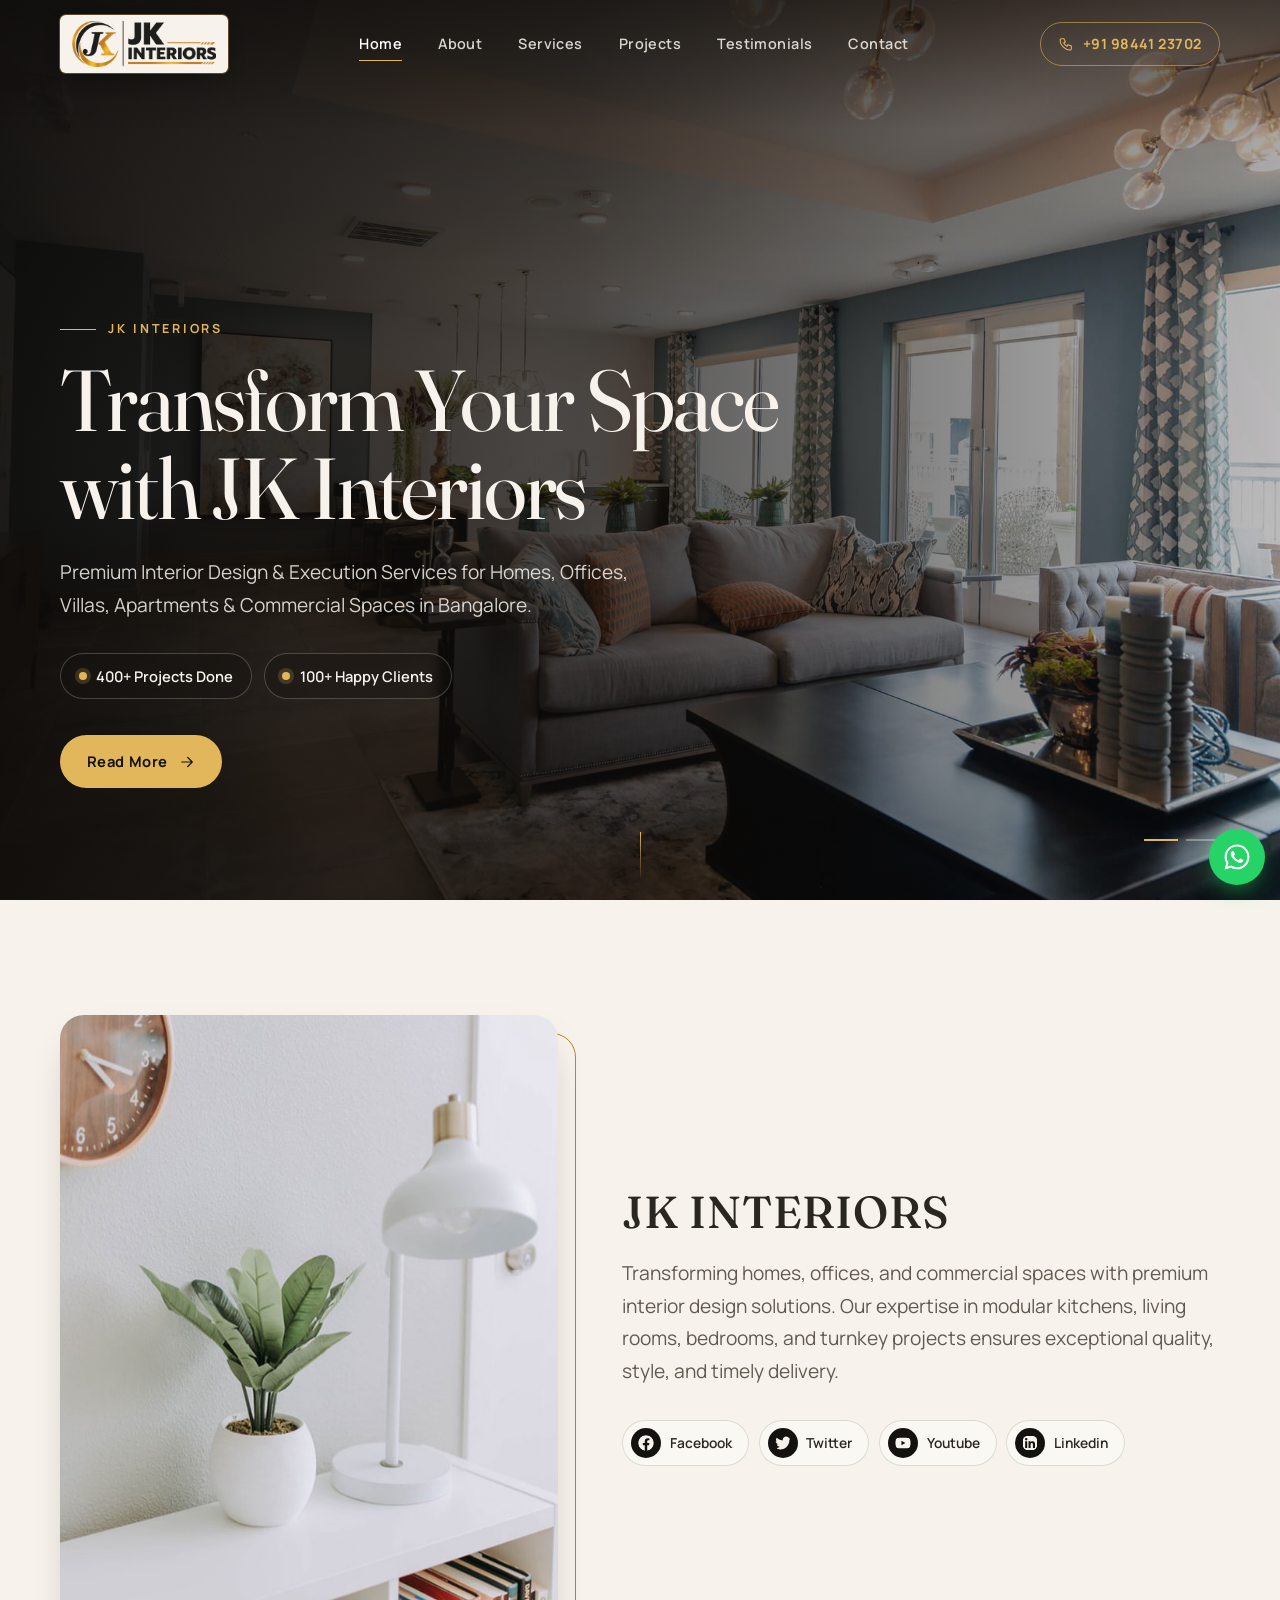
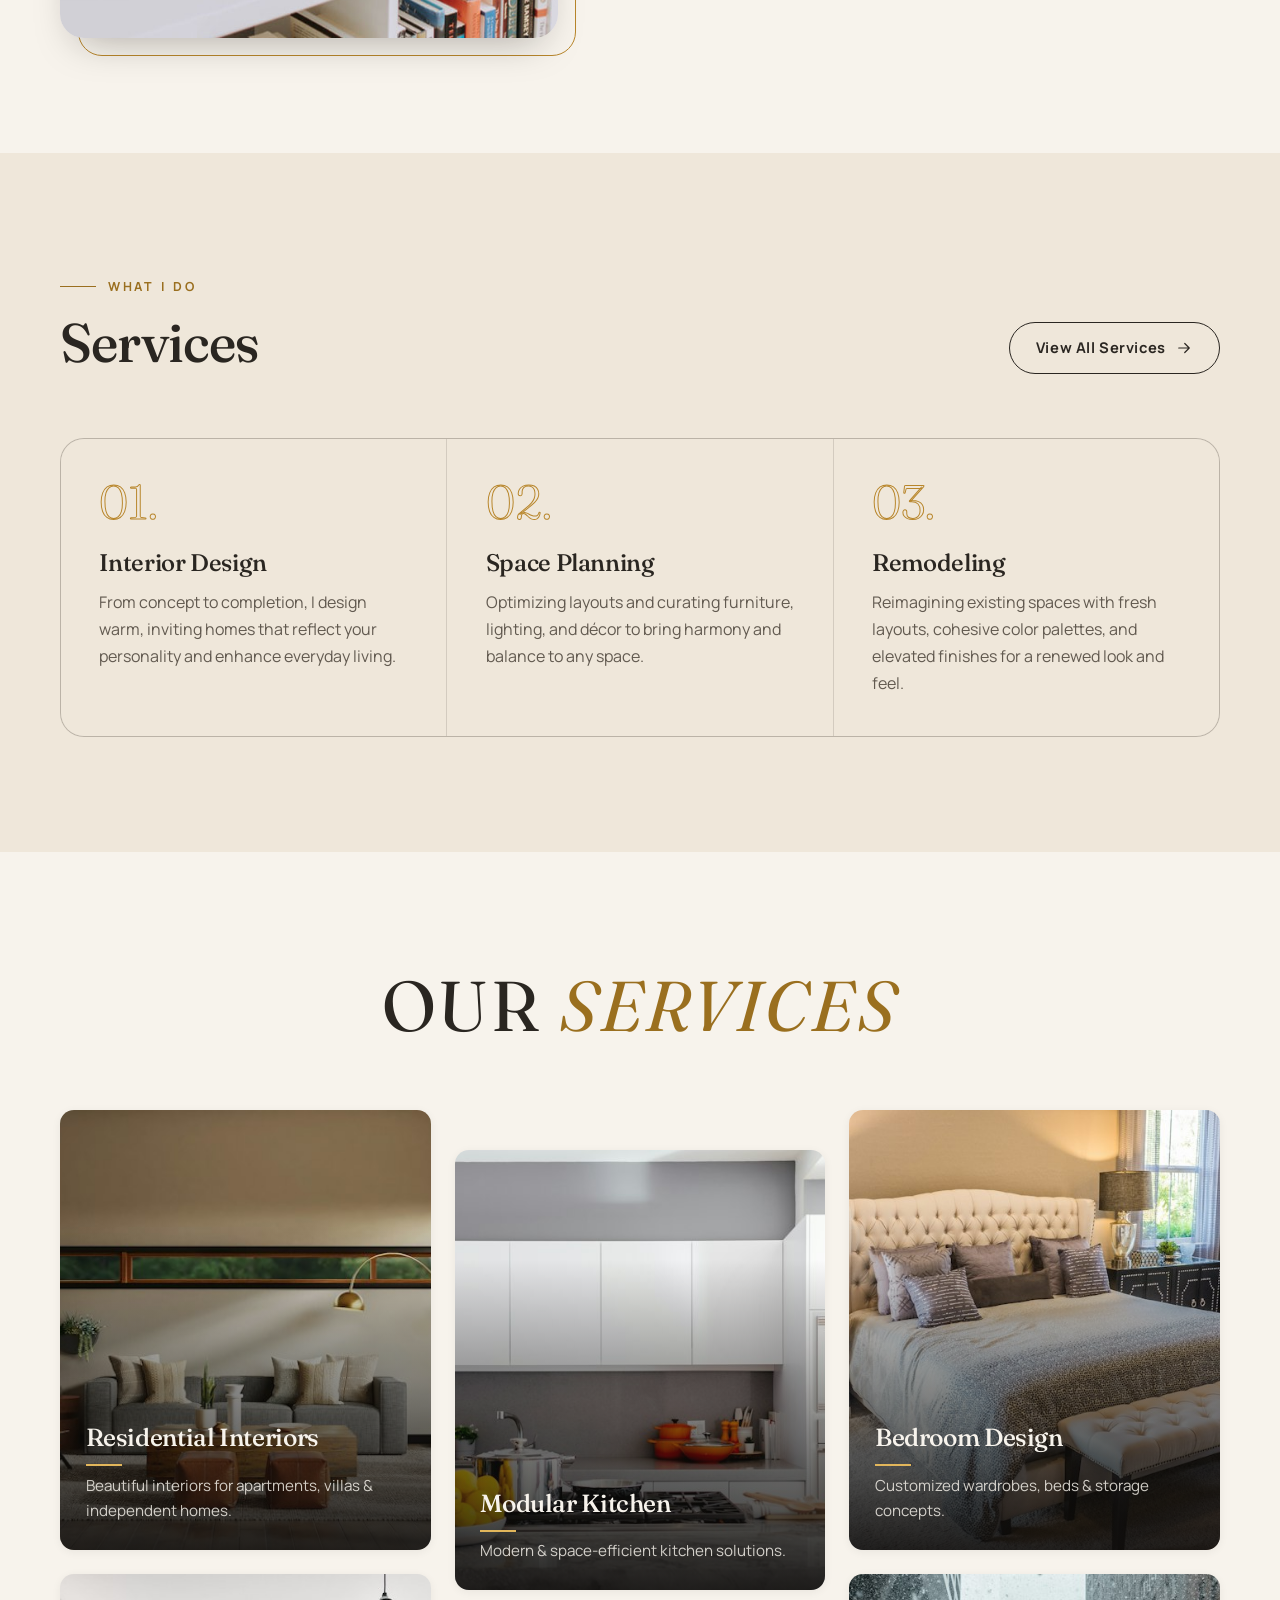
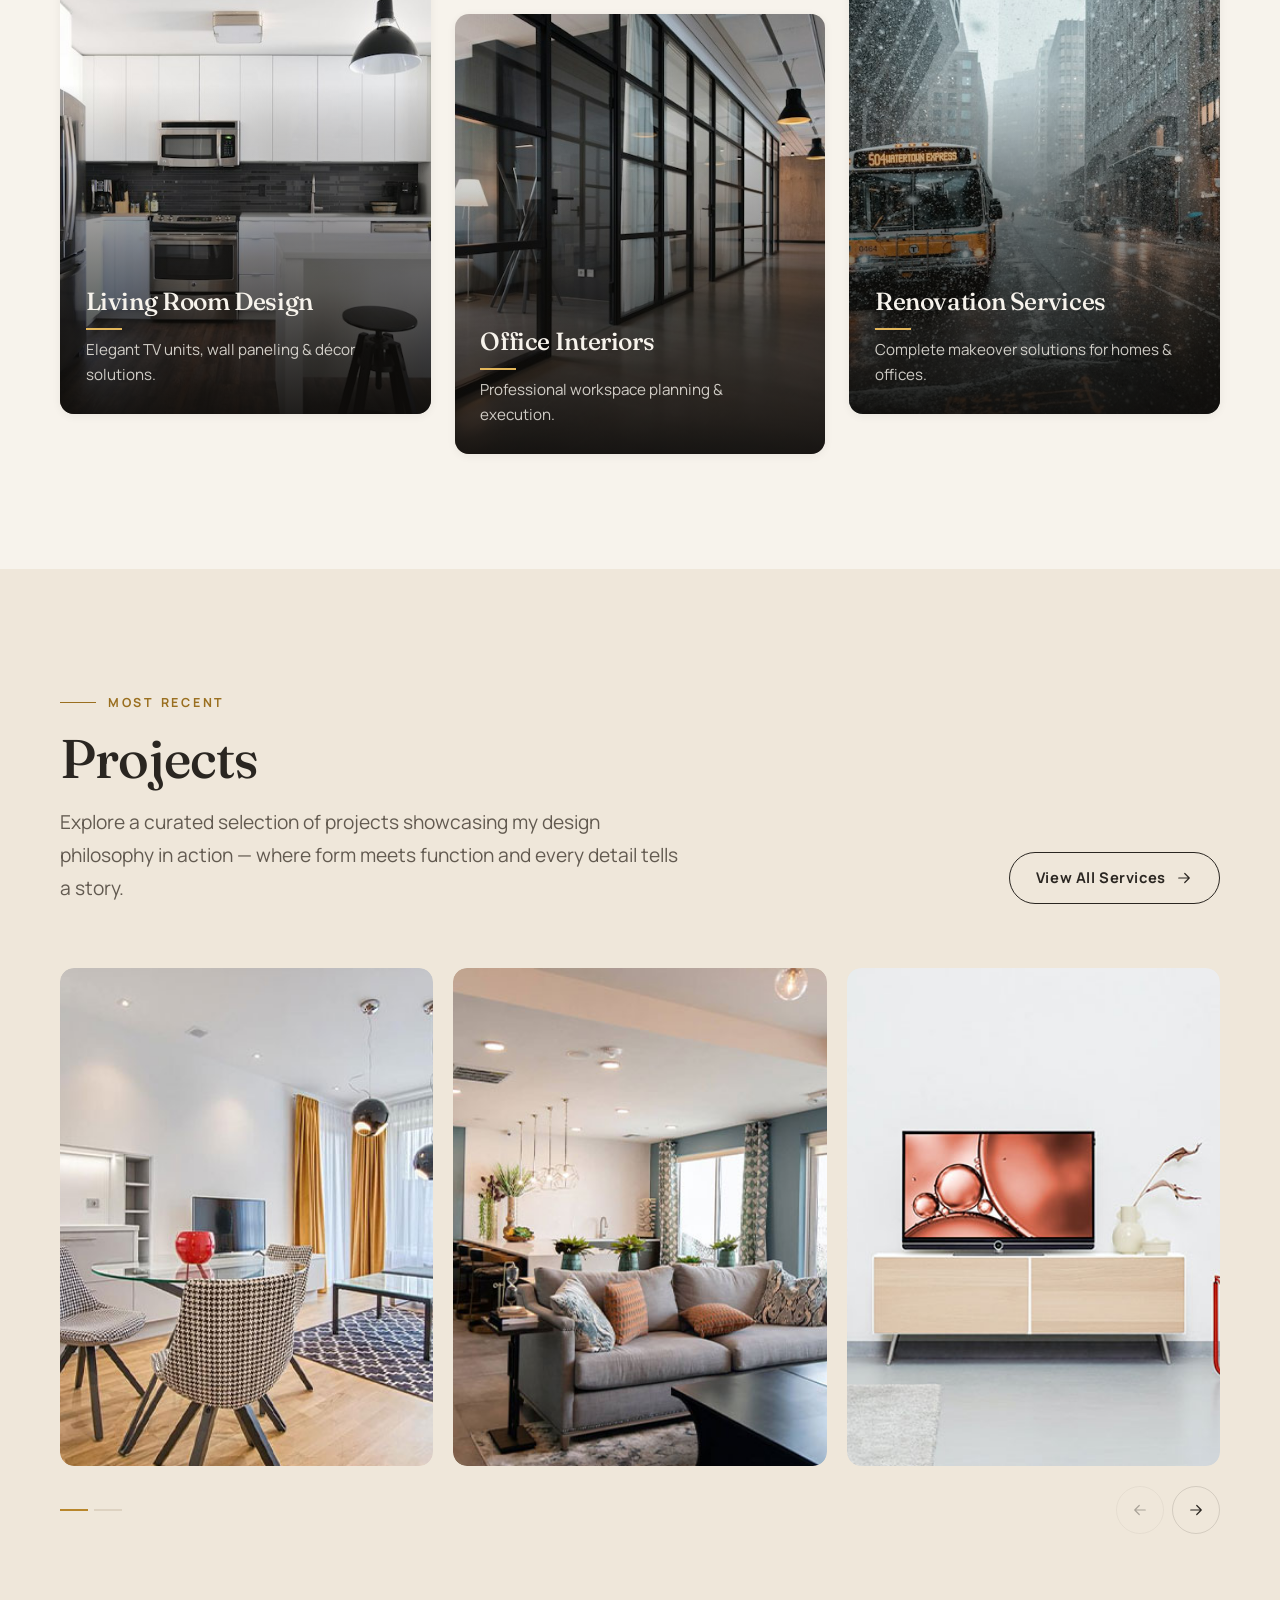
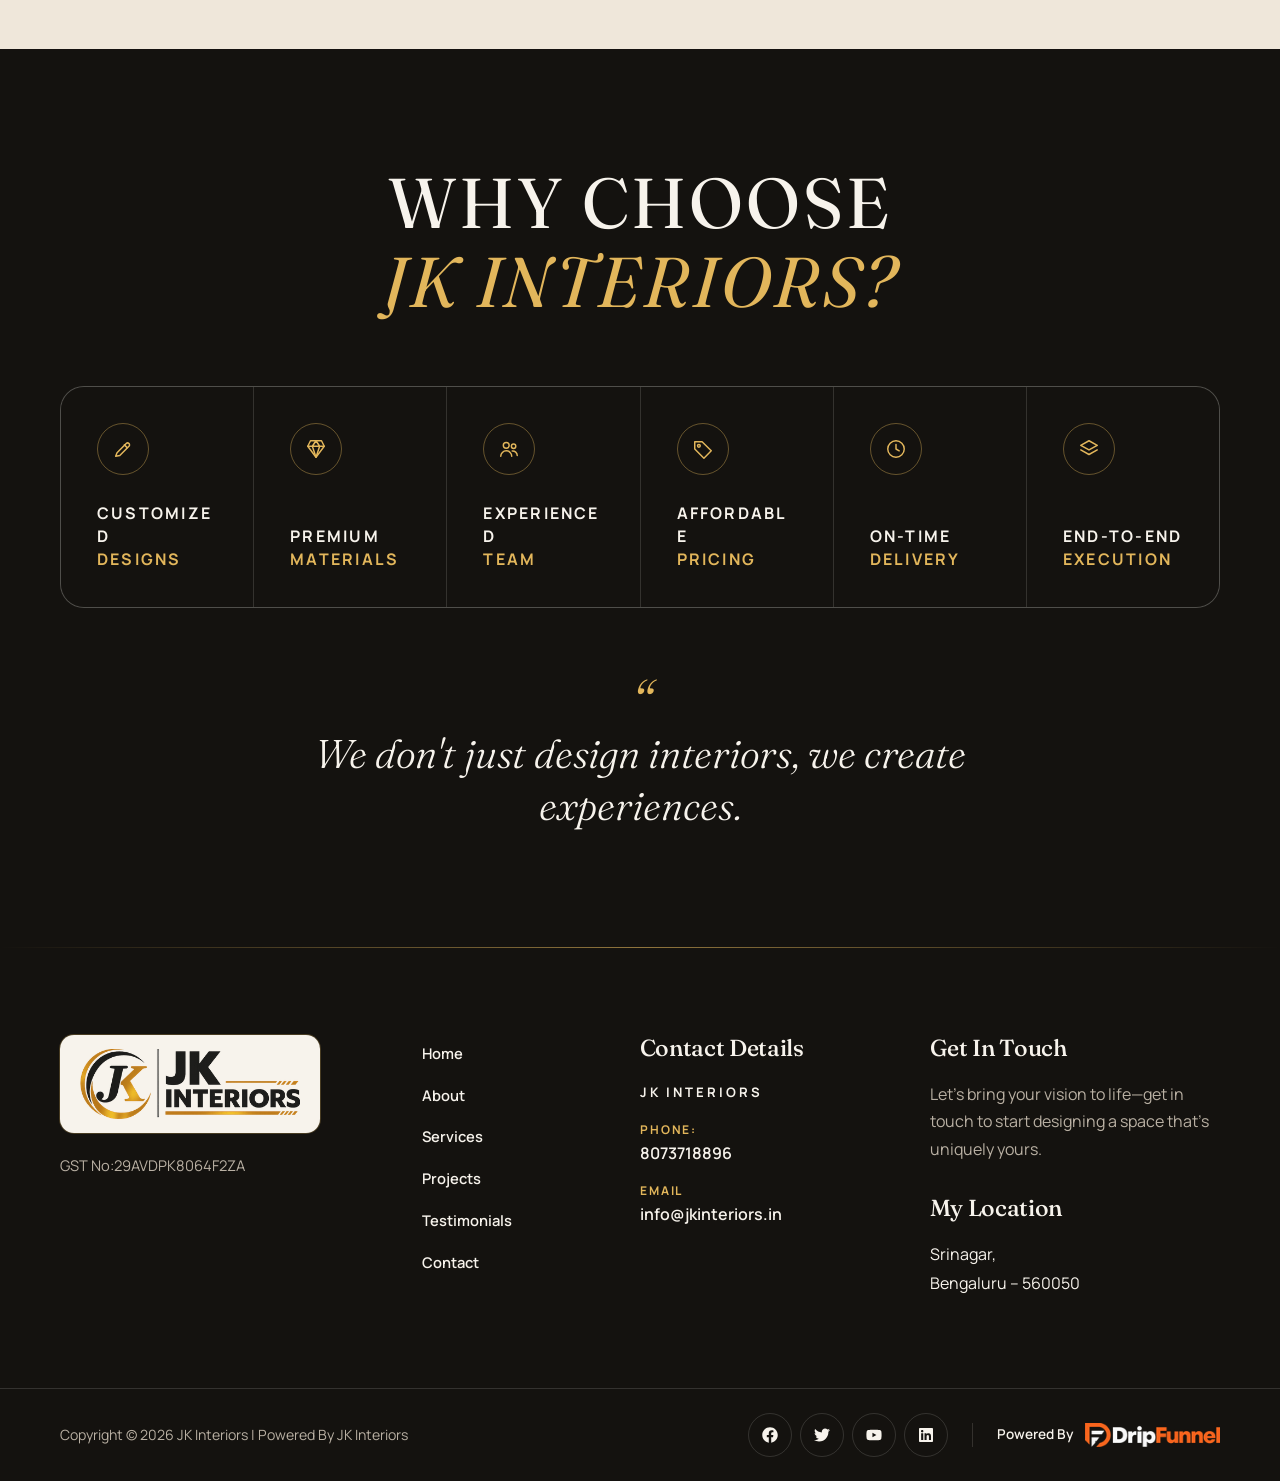
<file: index.html>
<!DOCTYPE html>
<html lang="en-US">
<head>
<meta charset="UTF-8">
<meta name="viewport" content="width=device-width, initial-scale=1">
<title>Home - JK Interiors</title>
<meta name="description" content="JK Interiors Transform Your Space with JK Interiors Premium Interior Design &amp; Execution Services for Homes, Offices, Villas, Apartments &amp; Commercial Spaces in">
<meta name="robots" content="index, follow">
<link rel="canonical" href="https://jkinteriors.in/">
<meta property="og:url" content="https://jkinteriors.in/">
<meta property="og:site_name" content="JK Interiors">
<meta property="og:locale" content="en_US">
<meta property="og:type" content="website">
<meta property="og:title" content="Home - JK Interiors">
<meta property="og:description" content="JK Interiors Transform Your Space with JK Interiors Premium Interior Design &amp; Execution Services for Homes, Offices, Villas, Apartments &amp; Commercial Spaces in">
<meta property="og:image" content="https://jkinteriors.in/wp-content/uploads/2019/12/white-wall.jpg">
<meta name="twitter:card" content="summary_large_image">
<meta name="twitter:title" content="Home - JK Interiors">
<meta name="twitter:description" content="JK Interiors Transform Your Space with JK Interiors Premium Interior Design &amp; Execution Services for Homes, Offices, Villas, Apartments &amp; Commercial Spaces in">
<meta name="theme-color" content="#14120f">
<link rel="icon" href="images/brand/favicon-32.png" sizes="32x32">
<link rel="icon" href="images/brand/favicon-192.png" sizes="192x192">
<link rel="apple-touch-icon" href="images/brand/apple-touch-icon.png">
<link rel="preconnect" href="https://fonts.googleapis.com">
<link rel="preconnect" href="https://fonts.gstatic.com" crossorigin>
<link rel="stylesheet" href="https://fonts.googleapis.com/css2?family=Fraunces:ital,opsz,wght@0,9..144,300..600;1,9..144,300..500&amp;family=Manrope:wght@400;500;600;700&amp;display=swap">
<link rel="preload" as="image" href="images/hero/hero-slide-1.jpg">
<link rel="stylesheet" href="css/style.css">
<link rel="stylesheet" href="css/responsive.css">
<script>document.documentElement.className += " js";</script>
<script type="application/ld+json">
{
  "@context": "https://schema.org",
  "@graph": [
    {
      "@type": "WebSite",
      "@id": "https://jkinteriors.in/#website",
      "name": "JK Interiors",
      "description": "Best Interior Design Services",
      "url": "https://jkinteriors.in/",
      "publisher": {
        "@id": "https://jkinteriors.in/#organization"
      }
    },
    {
      "@type": "Organization",
      "@id": "https://jkinteriors.in/#organization",
      "name": "JK Interiors",
      "logo": "https://jkinteriors.in/wp-content/uploads/2026/06/cropped-Transparentjk.png",
      "slogan": "Best Interior Design Services",
      "url": "https://jkinteriors.in/"
    },
    {
      "@type": "WebPage",
      "@id": "https://jkinteriors.in/#webpage",
      "name": "Home",
      "inLanguage": "en-US",
      "url": "https://jkinteriors.in/",
      "isPartOf": {
        "@id": "https://jkinteriors.in/#website"
      },
      "datePublished": "2026-06-12T18:03:14+00:00",
      "dateModified": "2026-06-12T18:48:51+00:00"
    }
  ]
}
</script>
</head>
<body class="page-home">
<a class="skip-link" href="#content">Skip to content</a>

<header class="site-header">
  <div class="container site-header__inner">
    <a class="brand" href="index.html" aria-label="JK Interiors — Home">
      <img src="images/brand/logo-jk-web.png" srcset="images/brand/logo-jk-web.png 1x, images/brand/logo-jk-web@2x.png 2x" width="201" height="64" alt="JK Interiors">
    </a>
    <nav class="primary-nav" aria-label="Primary">
      <ul class="nav-list">
<li><a href="index.html" aria-current="page">Home</a></li>
<li><a href="pages/about.html">About</a></li>
<li><a href="pages/services.html">Services</a></li>
<li><a href="pages/projects.html">Projects</a></li>
<li><a href="pages/testimonials.html">Testimonials</a></li>
<li><a href="pages/contact.html">Contact</a></li>
      </ul>
    </nav>
    <div class="header-actions">
      <a class="header-phone" href="tel:+919844123702"><svg viewBox="0 0 24 24" fill="none" stroke="currentColor" stroke-width="1.6" stroke-linecap="round" stroke-linejoin="round" aria-hidden="true" focusable="false"><path d="M5 4h4l2 5-2.5 1.5a11 11 0 005 5L15 13l5 2v4a2 2 0 01-2 2A16 16 0 013 6a2 2 0 012-2"/></svg><span>+91 98441 23702</span></a>
      <button class="nav-toggle" type="button" aria-expanded="false" aria-controls="mobile-nav" aria-label="Open menu">
        <span class="nav-toggle__bars" aria-hidden="true"></span>
      </button>
    </div>
  </div>
</header>

<div class="mobile-nav" id="mobile-nav" aria-hidden="true" inert>
  <nav aria-label="Mobile">
    <ul class="mobile-nav__list">
<li><a href="index.html" aria-current="page">Home</a></li>
<li><a href="pages/about.html">About</a></li>
<li><a href="pages/services.html">Services</a></li>
<li><a href="pages/projects.html">Projects</a></li>
<li><a href="pages/testimonials.html">Testimonials</a></li>
<li><a href="pages/contact.html">Contact</a></li>
    </ul>
  </nav>
  <a class="btn btn--brass mobile-nav__phone" href="tel:+919844123702"><svg viewBox="0 0 24 24" fill="none" stroke="currentColor" stroke-width="1.6" stroke-linecap="round" stroke-linejoin="round" aria-hidden="true" focusable="false"><path d="M5 4h4l2 5-2.5 1.5a11 11 0 005 5L15 13l5 2v4a2 2 0 01-2 2A16 16 0 013 6a2 2 0 012-2"/></svg><span>+91 98441 23702</span></a>
</div>

<main id="content">
<section class="hero" data-hero-slideshow data-duration="5000">
  <div class="hero__slides" aria-hidden="true">
    <div class="hero__slide is-active" style="background-image:url('images/hero/hero-slide-1.jpg')"></div>
    <div class="hero__slide" style="background-image:url('images/hero/hero-slide-2.jpg')"></div>
  </div>
  <div class="container">
    <div class="hero__content">
      <p class="eyebrow eyebrow--light reveal">JK Interiors</p>
      <h1 class="hero__title reveal" style="--reveal-delay:.08s">Transform Your Space with JK Interiors</h1>
      <p class="hero__text reveal" style="--reveal-delay:.16s">Premium Interior Design &amp; Execution Services for Homes, Offices, Villas, Apartments &amp; Commercial Spaces in Bangalore.</p>
      <ul class="hero__stats reveal" style="--reveal-delay:.24s">
        <li>400+ Projects Done</li>
        <li>100+ Happy Clients</li>
      </ul>
      <a class="btn btn--brass reveal" style="--reveal-delay:.32s" href="pages/about.html">Read More <svg viewBox="0 0 24 24" fill="none" stroke="currentColor" stroke-width="1.6" stroke-linecap="round" stroke-linejoin="round" aria-hidden="true" focusable="false"><path d="M5 12h14M13 6l6 6-6 6"/></svg></a>
    </div>
  </div>
  <div class="hero__dots" role="group" aria-label="Background slides">
    <button type="button" class="hero__dot" aria-label="Show slide 1" aria-current="true"></button>
    <button type="button" class="hero__dot" aria-label="Show slide 2" aria-current="false"></button>
  </div>
  <span class="scroll-cue" aria-hidden="true"></span>
</section>

<section class="section" aria-labelledby="intro-title">
  <div class="container split">
    <div class="split__media reveal">
      <img src="images/about/white-wall.jpg" alt="white wall" width="1200" height="1500" loading="lazy" decoding="async">
    </div>
    <div class="split__body reveal" style="--reveal-delay:.1s">
      <h3 class="split__title" id="intro-title">JK INTERIORS</h3>
      <p class="lead">Transforming homes, offices, and commercial spaces with premium interior design solutions. Our expertise in modular kitchens, living rooms, bedrooms, and turnkey projects ensures exceptional quality, style, and timely delivery.</p>
      <div style="margin-top:2rem">
        <ul class="social"><li><span class="social__item" data-social="facebook"><svg viewBox="0 0 512 512" aria-hidden="true" focusable="false"><path d="M504 256C504 119 393 8 256 8S8 119 8 256c0 123.78 90.69 226.38 209.25 245V327.69h-63V256h63v-54.64c0-62.15 37-96.48 93.67-96.48 27.14 0 55.52 4.84 55.52 4.84v61h-31.28c-30.8 0-40.41 19.12-40.41 38.73V256h68.78l-11 71.69h-57.78V501C413.31 482.38 504 379.78 504 256z"/></svg><span>Facebook</span></span></li><li><span class="social__item" data-social="twitter"><svg viewBox="0 0 512 512" aria-hidden="true" focusable="false"><path d="M459.37 151.716c.325 4.548.325 9.097.325 13.645 0 138.72-105.583 298.558-298.558 298.558-59.452 0-114.68-17.219-161.137-47.106 8.447.974 16.568 1.299 25.34 1.299 49.055 0 94.213-16.568 130.274-44.832-46.132-.975-84.792-31.188-98.112-72.772 6.498.974 12.995 1.624 19.818 1.624 9.421 0 18.843-1.3 27.614-3.573-48.081-9.747-84.143-51.98-84.143-102.985v-1.299c13.969 7.797 30.214 12.67 47.431 13.319-28.264-18.843-46.781-51.005-46.781-87.391 0-19.492 5.197-37.36 14.294-52.954 51.655 63.675 129.3 105.258 216.365 109.807-1.624-7.797-2.599-15.918-2.599-24.04 0-57.828 46.782-104.934 104.934-104.934 30.213 0 57.502 12.67 76.67 33.137 23.715-4.548 46.456-13.32 66.599-25.34-7.798 24.366-24.366 44.833-46.132 57.827 21.117-2.273 41.584-8.122 60.426-16.243-14.292 20.791-32.161 39.308-52.628 54.253z"/></svg><span>Twitter</span></span></li><li><span class="social__item" data-social="youtube"><svg viewBox="0 0 576 512" aria-hidden="true" focusable="false"><path d="M549.655 124.083c-6.281-23.65-24.787-42.276-48.284-48.597C458.781 64 288 64 288 64S117.22 64 74.629 75.486c-23.497 6.322-42.003 24.947-48.284 48.597-11.412 42.867-11.412 132.305-11.412 132.305s0 89.438 11.412 132.305c6.281 23.65 24.787 41.5 48.284 47.821C117.22 448 288 448 288 448s170.78 0 213.371-11.486c23.497-6.321 42.003-24.171 48.284-47.821 11.412-42.867 11.412-132.305 11.412-132.305s0-89.438-11.412-132.305zm-317.51 213.508V175.185l142.739 81.205-142.739 81.201z"/></svg><span>Youtube</span></span></li><li><span class="social__item" data-social="linkedin"><svg viewBox="0 0 448 512" aria-hidden="true" focusable="false"><path d="M416 32H31.9C14.3 32 0 46.5 0 64.3v383.4C0 465.5 14.3 480 31.9 480H416c17.6 0 32-14.5 32-32.3V64.3c0-17.8-14.4-32.3-32-32.3zM135.4 416H69V202.2h66.5V416zm-33.2-243c-21.3 0-38.5-17.3-38.5-38.5S80.9 96 102.2 96c21.2 0 38.5 17.3 38.5 38.5 0 21.3-17.2 38.5-38.5 38.5zm282.1 243h-66.4V312c0-24.8-.5-56.7-34.5-56.7-34.6 0-39.9 27-39.9 54.9V416h-66.4V202.2h63.7v29.2h.9c8.9-16.8 30.6-34.5 62.9-34.5 67.2 0 79.7 44.3 79.7 101.9V416z"/></svg><span>Linkedin</span></span></li></ul>
      </div>
    </div>
  </div>
</section>

<section class="section section--sand" aria-labelledby="services-title">
  <div class="container">
    <div class="expertise-head reveal">
      <div>
        <p class="eyebrow">What I Do</p>
        <h2 class="display-title" id="services-title">Services</h2>
      </div>
      <a class="btn btn--outline" href="pages/services.html">View All Services <svg viewBox="0 0 24 24" fill="none" stroke="currentColor" stroke-width="1.6" stroke-linecap="round" stroke-linejoin="round" aria-hidden="true" focusable="false"><path d="M5 12h14M13 6l6 6-6 6"/></svg></a>
    </div>
    <div class="expertise">
      <article class="expertise__item reveal" style="--reveal-delay:0.00s">
        <p class="expertise__num">01.</p>
        <h3 class="expertise__title">Interior Design</h3>
        <p class="expertise__text">From concept to completion, I design warm, inviting homes that reflect your personality and enhance everyday living.</p>
      </article>
      <article class="expertise__item reveal" style="--reveal-delay:0.08s">
        <p class="expertise__num">02.</p>
        <h3 class="expertise__title">Space Planning</h3>
        <p class="expertise__text">Optimizing layouts and curating furniture, lighting, and décor to bring harmony and balance to any space.</p>
      </article>
      <article class="expertise__item reveal" style="--reveal-delay:0.16s">
        <p class="expertise__num">03.</p>
        <h3 class="expertise__title">Remodeling</h3>
        <p class="expertise__text">Reimagining existing spaces with fresh layouts, cohesive color palettes, and elevated finishes for a renewed look and feel.</p>
      </article>
    </div>
  </div>
</section>

<section class="section" aria-labelledby="our-services-title">
  <div class="container">
    <div class="section-head section-head--center reveal">
      <h2 class="services-title" id="our-services-title">OUR <span>SERVICES</span></h2>
    </div>
    <div class="services-grid">
      <article class="service-card reveal" style="--reveal-delay:0.00s">
        <img src="images/services/residential-interiors.jpg" alt="" loading="lazy" decoding="async" width="800" height="1000">
        <h3 class="service-card__title">Residential Interiors</h3>
        <p class="service-card__text">Beautiful interiors for apartments, villas &amp; independent homes.</p>
      </article>
      <article class="service-card reveal" style="--reveal-delay:0.08s">
        <img src="images/services/modular-kitchen.jpg" alt="" loading="lazy" decoding="async" width="800" height="1000">
        <h3 class="service-card__title">Modular Kitchen</h3>
        <p class="service-card__text">Modern &amp; space-efficient kitchen solutions.</p>
      </article>
      <article class="service-card reveal" style="--reveal-delay:0.16s">
        <img src="images/services/bedroom-design.jpg" alt="" loading="lazy" decoding="async" width="800" height="1000">
        <h3 class="service-card__title">Bedroom Design</h3>
        <p class="service-card__text">Customized wardrobes, beds &amp; storage concepts.</p>
      </article>
      <article class="service-card reveal" style="--reveal-delay:0.00s">
        <img src="images/services/living-room-design.jpg" alt="" loading="lazy" decoding="async" width="800" height="1000">
        <h3 class="service-card__title">Living Room Design</h3>
        <p class="service-card__text">Elegant TV units, wall paneling &amp; décor solutions.</p>
      </article>
      <article class="service-card reveal" style="--reveal-delay:0.08s">
        <img src="images/services/office-interiors.jpg" alt="" loading="lazy" decoding="async" width="800" height="1000">
        <h3 class="service-card__title">Office Interiors</h3>
        <p class="service-card__text">Professional workspace planning &amp; execution.</p>
      </article>
      <article class="service-card reveal" style="--reveal-delay:0.16s">
        <img src="images/services/renovation-services.jpg" alt="" loading="lazy" decoding="async" width="800" height="1000">
        <h3 class="service-card__title">Renovation Services</h3>
        <p class="service-card__text">Complete makeover solutions for homes &amp; offices.</p>
      </article>
    </div>
  </div>
</section>

<section class="section section--sand projects-teaser" aria-labelledby="projects-title">
  <div class="container">
    <div class="expertise-head reveal">
      <div>
        <p class="eyebrow">Most Recent</p>
        <h2 class="display-title" id="projects-title">Projects</h2>
        <p class="lead" style="margin-top:1rem;max-width:620px">Explore a curated selection of projects showcasing my design philosophy in action — where form meets function and every detail tells a story.</p>
      </div>
      <a class="btn btn--outline" href="pages/services.html">View All Services <svg viewBox="0 0 24 24" fill="none" stroke="currentColor" stroke-width="1.6" stroke-linecap="round" stroke-linejoin="round" aria-hidden="true" focusable="false"><path d="M5 12h14M13 6l6 6-6 6"/></svg></a>
    </div>
    <div class="reveal">
<div class="carousel " data-carousel data-autoplay="5000" role="region" aria-roledescription="carousel" aria-label="Recent projects">
  <ul class="carousel__track" tabindex="0">
    <li class="carousel__slide"><button type="button" aria-label="View larger: two chairs with glass table on living room"><img src="images/projects/living-room/two-chairs-with-glass-table-on-living-room.jpg" alt="two chairs with glass table on living room" loading="lazy" decoding="async"></button></li><li class="carousel__slide"><button type="button" aria-label="View larger: black wooden coffee table near white couch"><img src="images/projects/living-room/black-wooden-coffee-table-near-white-couch-1.jpg" alt="black wooden coffee table near white couch" loading="lazy" decoding="async"></button></li><li class="carousel__slide"><button type="button" aria-label="View larger: flat screen tv"><img src="images/backgrounds/flat-screen-tv.jpg" alt="flat screen tv" loading="lazy" decoding="async"></button></li><li class="carousel__slide"><button type="button" aria-label="View larger: rectangular white coffee table near brown leather sofa"><img src="images/projects/living-room/rectangular-white-coffee-table-near-brown-leather-sofa.jpg" alt="rectangular white coffee table near brown leather sofa" loading="lazy" decoding="async"></button></li>
  </ul>
  <div class="carousel__controls">
    <div class="carousel__dots"></div>
    <div class="carousel__arrows">
      <button type="button" class="carousel__btn" data-carousel-prev aria-label="Previous slide"><svg viewBox="0 0 24 24" fill="none" stroke="currentColor" stroke-width="1.6" stroke-linecap="round" stroke-linejoin="round" aria-hidden="true" focusable="false"><path d="M19 12H5M11 6l-6 6 6 6"/></svg></button>
      <button type="button" class="carousel__btn" data-carousel-next aria-label="Next slide"><svg viewBox="0 0 24 24" fill="none" stroke="currentColor" stroke-width="1.6" stroke-linecap="round" stroke-linejoin="round" aria-hidden="true" focusable="false"><path d="M5 12h14M13 6l6 6-6 6"/></svg></button>
    </div>
  </div>
</div>
    </div>
  </div>
</section>

<section class="section section--ink why on-dark" aria-labelledby="why-title">
  <div class="container">
    <div class="section-head section-head--center reveal">
      <h2 class="services-title services-title--stacked" id="why-title">WHY CHOOSE <span>JK INTERIORS?</span></h2>
    </div>
    <ul class="why__grid">
      <li class="why__item reveal" style="--reveal-delay:0.00s">
        <span class="why__icon"><svg viewBox="0 0 24 24" fill="none" stroke="currentColor" stroke-width="1.6" stroke-linecap="round" stroke-linejoin="round" aria-hidden="true" focusable="false"><path d="M4 20l4.5-1 10-10a2.1 2.1 0 00-3-3l-10 10L4 20z"/><path d="M13.5 7.5l3 3"/></svg></span>
        <h4 class="why__title"><span>CUSTOMIZED</span> <span>DESIGNS</span></h4>
      </li>
      <li class="why__item reveal" style="--reveal-delay:0.06s">
        <span class="why__icon"><svg viewBox="0 0 24 24" fill="none" stroke="currentColor" stroke-width="1.6" stroke-linecap="round" stroke-linejoin="round" aria-hidden="true" focusable="false"><path d="M6 3h12l3 6-9 12L3 9l3-6z"/><path d="M3 9h18M12 21L8 9l4-6 4 6-4 12"/></svg></span>
        <h4 class="why__title"><span>PREMIUM</span> <span>MATERIALS</span></h4>
      </li>
      <li class="why__item reveal" style="--reveal-delay:0.12s">
        <span class="why__icon"><svg viewBox="0 0 24 24" fill="none" stroke="currentColor" stroke-width="1.6" stroke-linecap="round" stroke-linejoin="round" aria-hidden="true" focusable="false"><circle cx="9" cy="8" r="3.2"/><path d="M3 20a6 6 0 0112 0"/><circle cx="17" cy="9" r="2.4"/><path d="M15.5 14.2A5 5 0 0121 19"/></svg></span>
        <h4 class="why__title"><span>EXPERIENCED</span> <span>TEAM</span></h4>
      </li>
      <li class="why__item reveal" style="--reveal-delay:0.18s">
        <span class="why__icon"><svg viewBox="0 0 24 24" fill="none" stroke="currentColor" stroke-width="1.6" stroke-linecap="round" stroke-linejoin="round" aria-hidden="true" focusable="false"><path d="M3 12V4h8l10 10-8 8L3 12z"/><circle cx="7.5" cy="8.5" r="1.5"/></svg></span>
        <h4 class="why__title"><span>AFFORDABLE</span> <span>PRICING</span></h4>
      </li>
      <li class="why__item reveal" style="--reveal-delay:0.24s">
        <span class="why__icon"><svg viewBox="0 0 24 24" fill="none" stroke="currentColor" stroke-width="1.6" stroke-linecap="round" stroke-linejoin="round" aria-hidden="true" focusable="false"><circle cx="12" cy="12" r="9"/><path d="M12 7v5l3.5 2"/></svg></span>
        <h4 class="why__title"><span>ON-TIME</span> <span>DELIVERY</span></h4>
      </li>
      <li class="why__item reveal" style="--reveal-delay:0.30s">
        <span class="why__icon"><svg viewBox="0 0 24 24" fill="none" stroke="currentColor" stroke-width="1.6" stroke-linecap="round" stroke-linejoin="round" aria-hidden="true" focusable="false"><path d="M12 3l9 5-9 5-9-5 9-5z"/><path d="M3 13l9 5 9-5"/></svg></span>
        <h4 class="why__title"><span>END-TO-END</span> <span>EXECUTION</span></h4>
      </li>
    </ul>
    <p class="why__quote reveal">We don't just design interiors, we create experiences.</p>
  </div>
</section>
</main>

<footer class="site-footer on-dark">
  <div class="container footer-main">
    <div class="footer-brand">
      <span class="footer-logo"><img src="images/brand/logo-jk-web@2x.png" width="402" height="128" alt="JK Interiors" loading="lazy" decoding="async"></span>
      <p class="footer-gst">GST No:29AVDPK8064F2ZA</p>
    </div>
    <div class="footer-col footer-col--nav">
      <nav aria-label="Footer">
        <ul class="footer-nav">
<li><a href="index.html">Home</a></li>
<li><a href="pages/about.html">About</a></li>
<li><a href="pages/services.html">Services</a></li>
<li><a href="pages/projects.html">Projects</a></li>
<li><a href="pages/testimonials.html">Testimonials</a></li>
<li><a href="pages/contact.html">Contact</a></li>
        </ul>
      </nav>
    </div>
    <div class="footer-col">
      <h2 class="footer-col__title">Contact Details</h2>
      <p class="footer-company">JK INTERIORS</p>
      <dl class="footer-details">
        <div><dt>Phone:</dt><dd><a href="tel:+918073718896">8073718896</a></dd></div>
        <div><dt>Email</dt><dd><a href="mailto:info@jkinteriors.in">info@jkinteriors.in</a></dd></div>
      </dl>
    </div>
    <div class="footer-col">
      <h2 class="footer-col__title">Get In Touch</h2>
      <p>Let’s bring your vision to life—get in touch to start designing a space that’s uniquely yours.</p>
      <h2 class="footer-col__title footer-col__title--spaced">My Location</h2>
      <address class="footer-address">
        <p>Srinagar,</p>
        <p>Bengaluru – 560050</p>
      </address>
    </div>
  </div>
  <div class="footer-bottom">
    <div class="container footer-bottom__inner">
      <p>Copyright © 2026 JK Interiors | Powered By JK Interiors</p>
      <div class="footer-bottom__end">
        <ul class="footer-social"><li><span class="footer-social__item" data-social="facebook" role="img" aria-label="Facebook"><svg viewBox="0 0 512 512" aria-hidden="true" focusable="false"><path d="M504 256C504 119 393 8 256 8S8 119 8 256c0 123.78 90.69 226.38 209.25 245V327.69h-63V256h63v-54.64c0-62.15 37-96.48 93.67-96.48 27.14 0 55.52 4.84 55.52 4.84v61h-31.28c-30.8 0-40.41 19.12-40.41 38.73V256h68.78l-11 71.69h-57.78V501C413.31 482.38 504 379.78 504 256z"/></svg></span></li><li><span class="footer-social__item" data-social="twitter" role="img" aria-label="Twitter"><svg viewBox="0 0 512 512" aria-hidden="true" focusable="false"><path d="M459.37 151.716c.325 4.548.325 9.097.325 13.645 0 138.72-105.583 298.558-298.558 298.558-59.452 0-114.68-17.219-161.137-47.106 8.447.974 16.568 1.299 25.34 1.299 49.055 0 94.213-16.568 130.274-44.832-46.132-.975-84.792-31.188-98.112-72.772 6.498.974 12.995 1.624 19.818 1.624 9.421 0 18.843-1.3 27.614-3.573-48.081-9.747-84.143-51.98-84.143-102.985v-1.299c13.969 7.797 30.214 12.67 47.431 13.319-28.264-18.843-46.781-51.005-46.781-87.391 0-19.492 5.197-37.36 14.294-52.954 51.655 63.675 129.3 105.258 216.365 109.807-1.624-7.797-2.599-15.918-2.599-24.04 0-57.828 46.782-104.934 104.934-104.934 30.213 0 57.502 12.67 76.67 33.137 23.715-4.548 46.456-13.32 66.599-25.34-7.798 24.366-24.366 44.833-46.132 57.827 21.117-2.273 41.584-8.122 60.426-16.243-14.292 20.791-32.161 39.308-52.628 54.253z"/></svg></span></li><li><span class="footer-social__item" data-social="youtube" role="img" aria-label="YouTube"><svg viewBox="0 0 576 512" aria-hidden="true" focusable="false"><path d="M549.655 124.083c-6.281-23.65-24.787-42.276-48.284-48.597C458.781 64 288 64 288 64S117.22 64 74.629 75.486c-23.497 6.322-42.003 24.947-48.284 48.597-11.412 42.867-11.412 132.305-11.412 132.305s0 89.438 11.412 132.305c6.281 23.65 24.787 41.5 48.284 47.821C117.22 448 288 448 288 448s170.78 0 213.371-11.486c23.497-6.321 42.003-24.171 48.284-47.821 11.412-42.867 11.412-132.305 11.412-132.305s0-89.438-11.412-132.305zm-317.51 213.508V175.185l142.739 81.205-142.739 81.201z"/></svg></span></li><li><span class="footer-social__item" data-social="linkedin" role="img" aria-label="Linkedin"><svg viewBox="0 0 448 512" aria-hidden="true" focusable="false"><path d="M416 32H31.9C14.3 32 0 46.5 0 64.3v383.4C0 465.5 14.3 480 31.9 480H416c17.6 0 32-14.5 32-32.3V64.3c0-17.8-14.4-32.3-32-32.3zM135.4 416H69V202.2h66.5V416zm-33.2-243c-21.3 0-38.5-17.3-38.5-38.5S80.9 96 102.2 96c21.2 0 38.5 17.3 38.5 38.5 0 21.3-17.2 38.5-38.5 38.5zm282.1 243h-66.4V312c0-24.8-.5-56.7-34.5-56.7-34.6 0-39.9 27-39.9 54.9V416h-66.4V202.2h63.7v29.2h.9c8.9-16.8 30.6-34.5 62.9-34.5 67.2 0 79.7 44.3 79.7 101.9V416z"/></svg></span></li></ul>
        <p class="powered-by">
          <span>Powered By</span>
          <a href="https://www.dripfunnel.com/in/" target="_blank" rel="noopener" aria-label="DripFunnel (opens in a new tab)">
            <img src="images/dripfunnel/dripfunnel-white-logo.png" srcset="images/dripfunnel/dripfunnel-white-logo.png 1x, images/dripfunnel/dripfunnel-white-logo@2x.png 2x" width="169" height="30" alt="DripFunnel" loading="lazy" decoding="async">
          </a>
        </p>
      </div>
    </div>
  </div>
</footer>

<a class="whatsapp-float" href="https://wa.me/918073718896" target="_blank" rel="noopener noreferrer" aria-label="Chat with us on WhatsApp">
  <span class="whatsapp-float__label" aria-hidden="true">Chat with us</span>
  <span class="whatsapp-float__icon"><svg viewBox="0 0 24 24" aria-hidden="true" focusable="false"><path d="M12.04 2C6.58 2 2.13 6.45 2.13 11.91c0 1.75.46 3.45 1.32 4.95L2.05 22l5.25-1.38c1.45.79 3.08 1.21 4.74 1.21 5.46 0 9.91-4.45 9.91-9.91C21.95 6.45 17.5 2 12.04 2zm0 18.15c-1.48 0-2.93-.4-4.2-1.15l-.3-.18-3.12.82.83-3.04-.2-.31a8.24 8.24 0 01-1.26-4.38c0-4.54 3.7-8.24 8.25-8.24 4.54 0 8.24 3.7 8.24 8.24 0 4.55-3.7 8.24-8.24 8.24zm4.52-6.17c-.25-.12-1.47-.72-1.69-.81-.23-.08-.39-.12-.56.13-.17.25-.64.81-.78.97-.14.17-.29.19-.54.06-.25-.12-1.05-.39-1.99-1.23-.74-.66-1.23-1.47-1.38-1.72-.14-.25-.02-.38.11-.51.11-.11.25-.29.37-.43.13-.15.17-.25.25-.42.08-.17.04-.31-.02-.43-.06-.12-.56-1.34-.76-1.84-.2-.48-.41-.42-.56-.43h-.48c-.17 0-.43.06-.66.31-.22.25-.86.85-.86 2.07 0 1.22.89 2.4 1.01 2.56.12.17 1.75 2.67 4.23 3.74.59.26 1.05.41 1.41.52.59.19 1.13.16 1.56.1.48-.07 1.47-.6 1.67-1.18.21-.58.21-1.07.14-1.18-.06-.1-.22-.16-.47-.28z"/></svg></span>
</a>

<script src="js/config.js" defer></script>
<script src="js/navigation.js" defer></script>
<script src="js/main.js" defer></script>
<script src="js/carousel.js" defer></script>
</body>
</html>
</file>
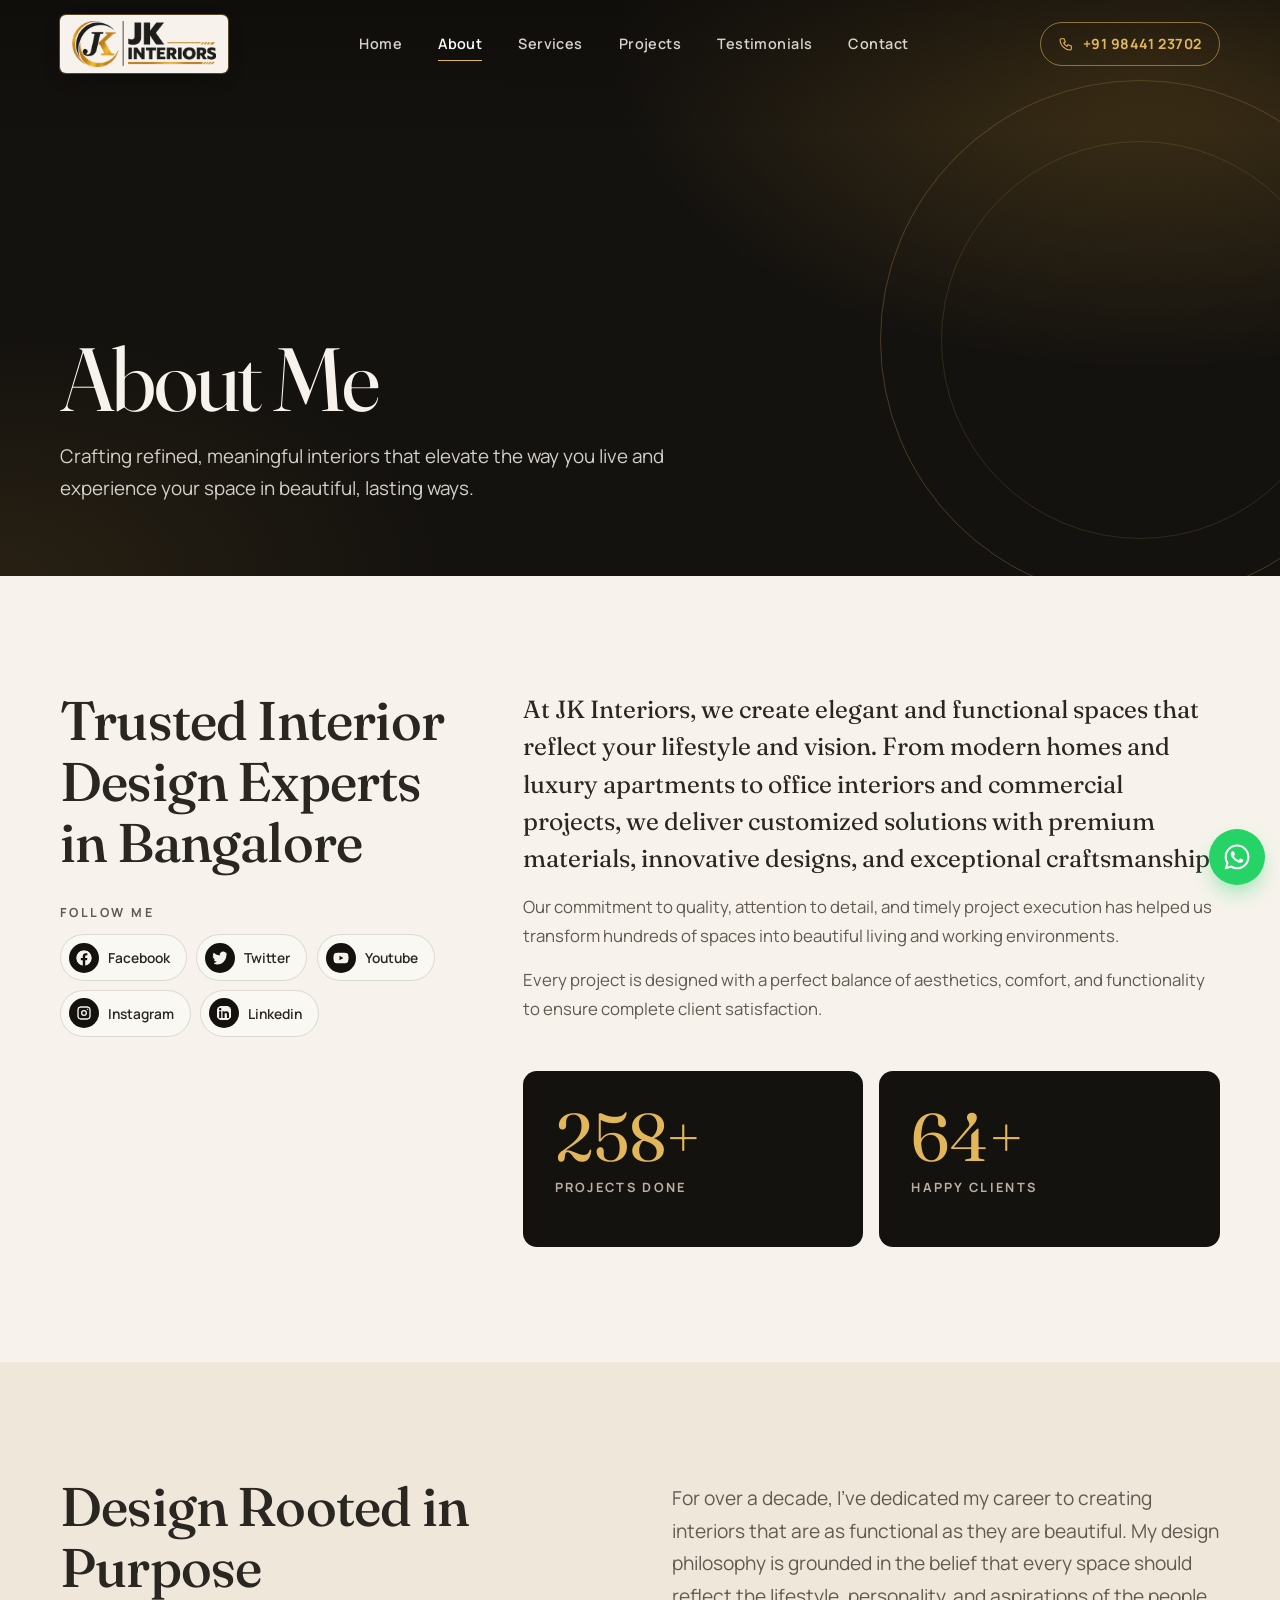
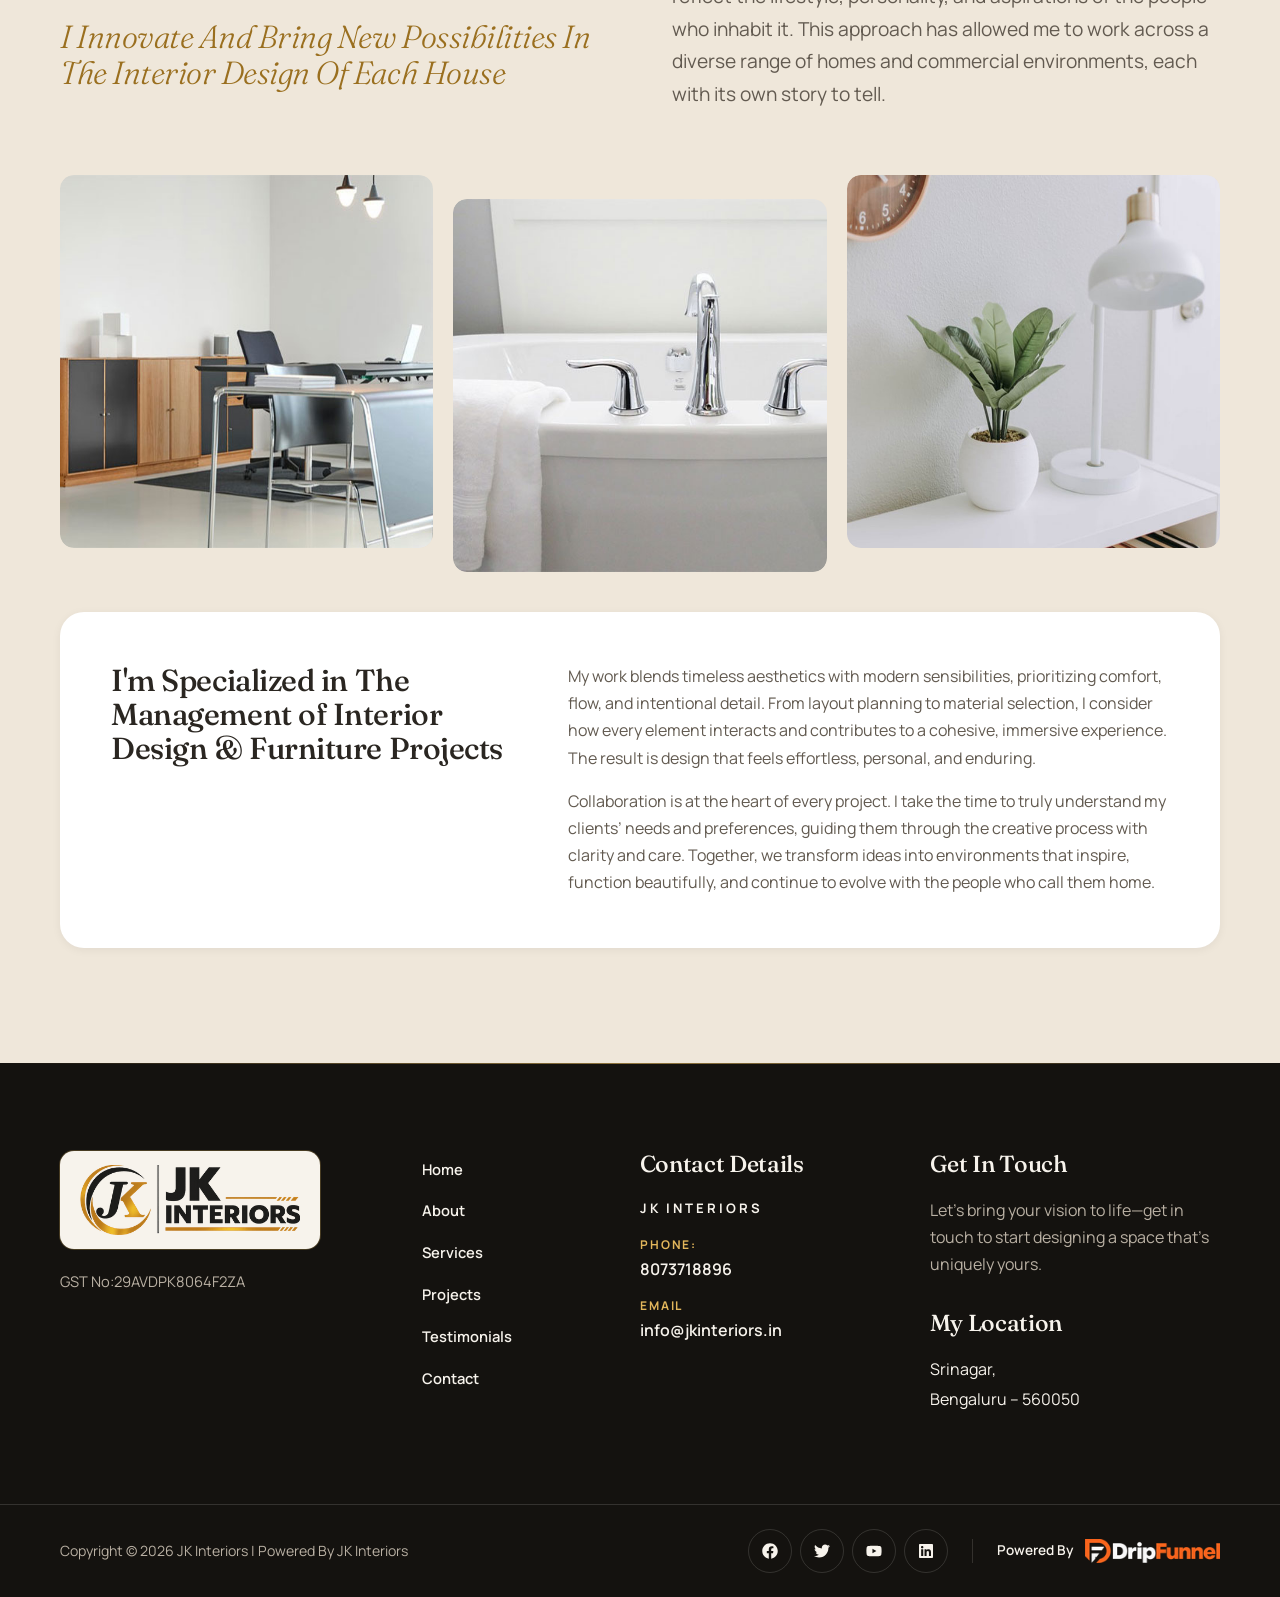
<file: pages/about.html>
<!DOCTYPE html>
<html lang="en-US">
<head>
<meta charset="UTF-8">
<meta name="viewport" content="width=device-width, initial-scale=1">
<title>About - JK Interiors</title>
<meta name="description" content="About Me Crafting refined, meaningful interiors that elevate the way you live and experience your space in beautiful, lasting ways. Trusted Interior Design">
<meta name="robots" content="index, follow">
<link rel="canonical" href="https://jkinteriors.in/about/">
<meta property="og:url" content="https://jkinteriors.in/about/">
<meta property="og:site_name" content="JK Interiors">
<meta property="og:locale" content="en_US">
<meta property="og:type" content="website">
<meta property="og:title" content="About - JK Interiors">
<meta property="og:description" content="About Me Crafting refined, meaningful interiors that elevate the way you live and experience your space in beautiful, lasting ways. Trusted Interior Design">
<meta property="og:image" content="https://jkinteriors.in/wp-content/uploads/elementor/thumbs/office-table-rouxwadl47y8zvw7u8cp0ds1bvxxgx5d1lqr0pt128.jpg">
<meta name="twitter:card" content="summary_large_image">
<meta name="twitter:title" content="About - JK Interiors">
<meta name="twitter:description" content="About Me Crafting refined, meaningful interiors that elevate the way you live and experience your space in beautiful, lasting ways. Trusted Interior Design">
<meta name="theme-color" content="#14120f">
<link rel="icon" href="../images/brand/favicon-32.png" sizes="32x32">
<link rel="icon" href="../images/brand/favicon-192.png" sizes="192x192">
<link rel="apple-touch-icon" href="../images/brand/apple-touch-icon.png">
<link rel="preconnect" href="https://fonts.googleapis.com">
<link rel="preconnect" href="https://fonts.gstatic.com" crossorigin>
<link rel="stylesheet" href="https://fonts.googleapis.com/css2?family=Fraunces:ital,opsz,wght@0,9..144,300..600;1,9..144,300..500&amp;family=Manrope:wght@400;500;600;700&amp;display=swap">
<link rel="stylesheet" href="../css/style.css">
<link rel="stylesheet" href="../css/responsive.css">
<script>document.documentElement.className += " js";</script>
<script type="application/ld+json">
{
  "@context": "https://schema.org",
  "@graph": [
    {
      "@type": "WebSite",
      "@id": "https://jkinteriors.in/#website",
      "name": "JK Interiors",
      "description": "Best Interior Design Services",
      "url": "https://jkinteriors.in/",
      "publisher": {
        "@id": "https://jkinteriors.in/#organization"
      }
    },
    {
      "@type": "Organization",
      "@id": "https://jkinteriors.in/#organization",
      "name": "JK Interiors",
      "logo": "https://jkinteriors.in/wp-content/uploads/2026/06/cropped-Transparentjk.png",
      "slogan": "Best Interior Design Services",
      "url": "https://jkinteriors.in/"
    },
    {
      "@type": "WebPage",
      "@id": "https://jkinteriors.in/about/#webpage",
      "name": "About",
      "inLanguage": "en-US",
      "url": "https://jkinteriors.in/about/",
      "isPartOf": {
        "@id": "https://jkinteriors.in/#website"
      }
    }
  ]
}
</script>
</head>
<body class="page-about">
<a class="skip-link" href="#content">Skip to content</a>

<header class="site-header">
  <div class="container site-header__inner">
    <a class="brand" href="../index.html" aria-label="JK Interiors — Home">
      <img src="../images/brand/logo-jk-web.png" srcset="../images/brand/logo-jk-web.png 1x, ../images/brand/logo-jk-web@2x.png 2x" width="201" height="64" alt="JK Interiors">
    </a>
    <nav class="primary-nav" aria-label="Primary">
      <ul class="nav-list">
<li><a href="../index.html">Home</a></li>
<li><a href="../pages/about.html" aria-current="page">About</a></li>
<li><a href="../pages/services.html">Services</a></li>
<li><a href="../pages/projects.html">Projects</a></li>
<li><a href="../pages/testimonials.html">Testimonials</a></li>
<li><a href="../pages/contact.html">Contact</a></li>
      </ul>
    </nav>
    <div class="header-actions">
      <a class="header-phone" href="tel:+919844123702"><svg viewBox="0 0 24 24" fill="none" stroke="currentColor" stroke-width="1.6" stroke-linecap="round" stroke-linejoin="round" aria-hidden="true" focusable="false"><path d="M5 4h4l2 5-2.5 1.5a11 11 0 005 5L15 13l5 2v4a2 2 0 01-2 2A16 16 0 013 6a2 2 0 012-2"/></svg><span>+91 98441 23702</span></a>
      <button class="nav-toggle" type="button" aria-expanded="false" aria-controls="mobile-nav" aria-label="Open menu">
        <span class="nav-toggle__bars" aria-hidden="true"></span>
      </button>
    </div>
  </div>
</header>

<div class="mobile-nav" id="mobile-nav" aria-hidden="true" inert>
  <nav aria-label="Mobile">
    <ul class="mobile-nav__list">
<li><a href="../index.html">Home</a></li>
<li><a href="../pages/about.html" aria-current="page">About</a></li>
<li><a href="../pages/services.html">Services</a></li>
<li><a href="../pages/projects.html">Projects</a></li>
<li><a href="../pages/testimonials.html">Testimonials</a></li>
<li><a href="../pages/contact.html">Contact</a></li>
    </ul>
  </nav>
  <a class="btn btn--brass mobile-nav__phone" href="tel:+919844123702"><svg viewBox="0 0 24 24" fill="none" stroke="currentColor" stroke-width="1.6" stroke-linecap="round" stroke-linejoin="round" aria-hidden="true" focusable="false"><path d="M5 4h4l2 5-2.5 1.5a11 11 0 005 5L15 13l5 2v4a2 2 0 01-2 2A16 16 0 013 6a2 2 0 012-2"/></svg><span>+91 98441 23702</span></a>
</div>

<main id="content">
<section class="page-hero page-hero--plain">
  <span class="page-hero__ring" aria-hidden="true"></span>
  <div class="container">
    <h1 class="page-hero__title reveal">About Me</h1>
    <p class="page-hero__text reveal" style="--reveal-delay:.1s">Crafting refined, meaningful interiors that elevate the way you live and experience your space in beautiful, lasting ways.</p>
  </div>
</section>

<section class="section" aria-labelledby="experts-title">
  <div class="container about-intro">
    <div class="about-intro__aside reveal">
      <h2 class="display-title" id="experts-title">Trusted Interior Design Experts in Bangalore</h2>
      <div>
        <h3 class="social__label-title">Follow Me</h3>
        <ul class="social"><li><span class="social__item" data-social="facebook"><svg viewBox="0 0 512 512" aria-hidden="true" focusable="false"><path d="M504 256C504 119 393 8 256 8S8 119 8 256c0 123.78 90.69 226.38 209.25 245V327.69h-63V256h63v-54.64c0-62.15 37-96.48 93.67-96.48 27.14 0 55.52 4.84 55.52 4.84v61h-31.28c-30.8 0-40.41 19.12-40.41 38.73V256h68.78l-11 71.69h-57.78V501C413.31 482.38 504 379.78 504 256z"/></svg><span>Facebook</span></span></li><li><span class="social__item" data-social="twitter"><svg viewBox="0 0 512 512" aria-hidden="true" focusable="false"><path d="M459.37 151.716c.325 4.548.325 9.097.325 13.645 0 138.72-105.583 298.558-298.558 298.558-59.452 0-114.68-17.219-161.137-47.106 8.447.974 16.568 1.299 25.34 1.299 49.055 0 94.213-16.568 130.274-44.832-46.132-.975-84.792-31.188-98.112-72.772 6.498.974 12.995 1.624 19.818 1.624 9.421 0 18.843-1.3 27.614-3.573-48.081-9.747-84.143-51.98-84.143-102.985v-1.299c13.969 7.797 30.214 12.67 47.431 13.319-28.264-18.843-46.781-51.005-46.781-87.391 0-19.492 5.197-37.36 14.294-52.954 51.655 63.675 129.3 105.258 216.365 109.807-1.624-7.797-2.599-15.918-2.599-24.04 0-57.828 46.782-104.934 104.934-104.934 30.213 0 57.502 12.67 76.67 33.137 23.715-4.548 46.456-13.32 66.599-25.34-7.798 24.366-24.366 44.833-46.132 57.827 21.117-2.273 41.584-8.122 60.426-16.243-14.292 20.791-32.161 39.308-52.628 54.253z"/></svg><span>Twitter</span></span></li><li><span class="social__item" data-social="youtube"><svg viewBox="0 0 576 512" aria-hidden="true" focusable="false"><path d="M549.655 124.083c-6.281-23.65-24.787-42.276-48.284-48.597C458.781 64 288 64 288 64S117.22 64 74.629 75.486c-23.497 6.322-42.003 24.947-48.284 48.597-11.412 42.867-11.412 132.305-11.412 132.305s0 89.438 11.412 132.305c6.281 23.65 24.787 41.5 48.284 47.821C117.22 448 288 448 288 448s170.78 0 213.371-11.486c23.497-6.321 42.003-24.171 48.284-47.821 11.412-42.867 11.412-132.305 11.412-132.305s0-89.438-11.412-132.305zm-317.51 213.508V175.185l142.739 81.205-142.739 81.201z"/></svg><span>Youtube</span></span></li><li><span class="social__item" data-social="instagram"><svg viewBox="0 0 24 24" aria-hidden="true" focusable="false"><path fill-rule="evenodd" d="M7 2h10a5 5 0 015 5v10a5 5 0 01-5 5H7a5 5 0 01-5-5V7a5 5 0 015-5zm0 2a3 3 0 00-3 3v10a3 3 0 003 3h10a3 3 0 003-3V7a3 3 0 00-3-3H7zm5 3.5a4.5 4.5 0 110 9 4.5 4.5 0 010-9zm0 2a2.5 2.5 0 100 5 2.5 2.5 0 000-5zM17.5 5.5a1 1 0 110 2 1 1 0 010-2z"/></svg><span>Instagram</span></span></li><li><span class="social__item" data-social="linkedin"><svg viewBox="0 0 448 512" aria-hidden="true" focusable="false"><path d="M416 32H31.9C14.3 32 0 46.5 0 64.3v383.4C0 465.5 14.3 480 31.9 480H416c17.6 0 32-14.5 32-32.3V64.3c0-17.8-14.4-32.3-32-32.3zM135.4 416H69V202.2h66.5V416zm-33.2-243c-21.3 0-38.5-17.3-38.5-38.5S80.9 96 102.2 96c21.2 0 38.5 17.3 38.5 38.5 0 21.3-17.2 38.5-38.5 38.5zm282.1 243h-66.4V312c0-24.8-.5-56.7-34.5-56.7-34.6 0-39.9 27-39.9 54.9V416h-66.4V202.2h63.7v29.2h.9c8.9-16.8 30.6-34.5 62.9-34.5 67.2 0 79.7 44.3 79.7 101.9V416z"/></svg><span>Linkedin</span></span></li></ul>
      </div>
    </div>
    <div class="reveal" style="--reveal-delay:.1s">
      <div class="about-intro__copy">
        <p>At JK Interiors, we create elegant and functional spaces that reflect your lifestyle and vision. From modern homes and luxury apartments to office interiors and commercial projects, we deliver customized solutions with premium materials, innovative designs, and exceptional craftsmanship.</p>
        <p>Our commitment to quality, attention to detail, and timely project execution has helped us transform hundreds of spaces into beautiful living and working environments.</p>
        <p>Every project is designed with a perfect balance of aesthetics, comfort, and functionality to ensure complete client satisfaction.</p>
      </div>
      <div class="counters">
        <div class="counter">
          <p class="counter__label">Projects Done</p>
          <p class="counter__value"><span data-count-to="400" data-count-from="0" data-duration="2000">400</span>+</p>
        </div>
        <div class="counter">
          <p class="counter__label">Happy Clients</p>
          <p class="counter__value"><span data-count-to="100" data-count-from="0" data-duration="2000">100</span>+</p>
        </div>
      </div>
    </div>
  </div>
</section>

<section class="section section--sand" aria-labelledby="purpose-title">
  <div class="container">
    <div class="purpose__head reveal">
      <h2 class="display-title" id="purpose-title">Design Rooted in Purpose</h2>
      <h3 class="purpose__sub">I Innovate And Bring New Possibilities In The Interior Design Of Each House</h3>
      <p class="purpose__text lead">For over a decade, I’ve dedicated my career to creating interiors that are as functional as they are beautiful. My design philosophy is grounded in the belief that every space should reflect the lifestyle, personality, and aspirations of the people who inhabit it. This approach has allowed me to work across a diverse range of homes and commercial environments, each with its own story to tell.</p>
    </div>
    <div class="mosaic reveal">
      <figure><img src="../images/about/office-table.jpg" alt="interior designer office table" loading="lazy" decoding="async"></figure>
      <figure><img src="../images/about/bathtub.jpg" alt="interior designer bathtub" loading="lazy" decoding="async"></figure>
      <figure><img src="../images/about/white-wall.jpg" alt="white wall" loading="lazy" decoding="async"></figure>
    </div>
    <div class="specialized reveal">
      <h4 class="specialized__title">I'm Specialized in The Management of Interior Design &amp; Furniture Projects</h4>
      <div class="specialized__body">
        <p>My work blends timeless aesthetics with modern sensibilities, prioritizing comfort, flow, and intentional detail. From layout planning to material selection, I consider how every element interacts and contributes to a cohesive, immersive experience. The result is design that feels effortless, personal, and enduring.</p>
        <p>Collaboration is at the heart of every project. I take the time to truly understand my clients’ needs and preferences, guiding them through the creative process with clarity and care. Together, we transform ideas into environments that inspire, function beautifully, and continue to evolve with the people who call them home.</p>
      </div>
    </div>
  </div>
</section>
</main>

<footer class="site-footer on-dark">
  <div class="container footer-main">
    <div class="footer-brand">
      <span class="footer-logo"><img src="../images/brand/logo-jk-web@2x.png" width="402" height="128" alt="JK Interiors" loading="lazy" decoding="async"></span>
      <p class="footer-gst">GST No:29AVDPK8064F2ZA</p>
    </div>
    <div class="footer-col footer-col--nav">
      <nav aria-label="Footer">
        <ul class="footer-nav">
<li><a href="../index.html">Home</a></li>
<li><a href="../pages/about.html">About</a></li>
<li><a href="../pages/services.html">Services</a></li>
<li><a href="../pages/projects.html">Projects</a></li>
<li><a href="../pages/testimonials.html">Testimonials</a></li>
<li><a href="../pages/contact.html">Contact</a></li>
        </ul>
      </nav>
    </div>
    <div class="footer-col">
      <h2 class="footer-col__title">Contact Details</h2>
      <p class="footer-company">JK INTERIORS</p>
      <dl class="footer-details">
        <div><dt>Phone:</dt><dd><a href="tel:+918073718896">8073718896</a></dd></div>
        <div><dt>Email</dt><dd><a href="mailto:info@jkinteriors.in">info@jkinteriors.in</a></dd></div>
      </dl>
    </div>
    <div class="footer-col">
      <h2 class="footer-col__title">Get In Touch</h2>
      <p>Let’s bring your vision to life—get in touch to start designing a space that’s uniquely yours.</p>
      <h2 class="footer-col__title footer-col__title--spaced">My Location</h2>
      <address class="footer-address">
        <p>Srinagar,</p>
        <p>Bengaluru – 560050</p>
      </address>
    </div>
  </div>
  <div class="footer-bottom">
    <div class="container footer-bottom__inner">
      <p>Copyright © 2026 JK Interiors | Powered By JK Interiors</p>
      <div class="footer-bottom__end">
        <ul class="footer-social"><li><span class="footer-social__item" data-social="facebook" role="img" aria-label="Facebook"><svg viewBox="0 0 512 512" aria-hidden="true" focusable="false"><path d="M504 256C504 119 393 8 256 8S8 119 8 256c0 123.78 90.69 226.38 209.25 245V327.69h-63V256h63v-54.64c0-62.15 37-96.48 93.67-96.48 27.14 0 55.52 4.84 55.52 4.84v61h-31.28c-30.8 0-40.41 19.12-40.41 38.73V256h68.78l-11 71.69h-57.78V501C413.31 482.38 504 379.78 504 256z"/></svg></span></li><li><span class="footer-social__item" data-social="twitter" role="img" aria-label="Twitter"><svg viewBox="0 0 512 512" aria-hidden="true" focusable="false"><path d="M459.37 151.716c.325 4.548.325 9.097.325 13.645 0 138.72-105.583 298.558-298.558 298.558-59.452 0-114.68-17.219-161.137-47.106 8.447.974 16.568 1.299 25.34 1.299 49.055 0 94.213-16.568 130.274-44.832-46.132-.975-84.792-31.188-98.112-72.772 6.498.974 12.995 1.624 19.818 1.624 9.421 0 18.843-1.3 27.614-3.573-48.081-9.747-84.143-51.98-84.143-102.985v-1.299c13.969 7.797 30.214 12.67 47.431 13.319-28.264-18.843-46.781-51.005-46.781-87.391 0-19.492 5.197-37.36 14.294-52.954 51.655 63.675 129.3 105.258 216.365 109.807-1.624-7.797-2.599-15.918-2.599-24.04 0-57.828 46.782-104.934 104.934-104.934 30.213 0 57.502 12.67 76.67 33.137 23.715-4.548 46.456-13.32 66.599-25.34-7.798 24.366-24.366 44.833-46.132 57.827 21.117-2.273 41.584-8.122 60.426-16.243-14.292 20.791-32.161 39.308-52.628 54.253z"/></svg></span></li><li><span class="footer-social__item" data-social="youtube" role="img" aria-label="YouTube"><svg viewBox="0 0 576 512" aria-hidden="true" focusable="false"><path d="M549.655 124.083c-6.281-23.65-24.787-42.276-48.284-48.597C458.781 64 288 64 288 64S117.22 64 74.629 75.486c-23.497 6.322-42.003 24.947-48.284 48.597-11.412 42.867-11.412 132.305-11.412 132.305s0 89.438 11.412 132.305c6.281 23.65 24.787 41.5 48.284 47.821C117.22 448 288 448 288 448s170.78 0 213.371-11.486c23.497-6.321 42.003-24.171 48.284-47.821 11.412-42.867 11.412-132.305 11.412-132.305s0-89.438-11.412-132.305zm-317.51 213.508V175.185l142.739 81.205-142.739 81.201z"/></svg></span></li><li><span class="footer-social__item" data-social="linkedin" role="img" aria-label="Linkedin"><svg viewBox="0 0 448 512" aria-hidden="true" focusable="false"><path d="M416 32H31.9C14.3 32 0 46.5 0 64.3v383.4C0 465.5 14.3 480 31.9 480H416c17.6 0 32-14.5 32-32.3V64.3c0-17.8-14.4-32.3-32-32.3zM135.4 416H69V202.2h66.5V416zm-33.2-243c-21.3 0-38.5-17.3-38.5-38.5S80.9 96 102.2 96c21.2 0 38.5 17.3 38.5 38.5 0 21.3-17.2 38.5-38.5 38.5zm282.1 243h-66.4V312c0-24.8-.5-56.7-34.5-56.7-34.6 0-39.9 27-39.9 54.9V416h-66.4V202.2h63.7v29.2h.9c8.9-16.8 30.6-34.5 62.9-34.5 67.2 0 79.7 44.3 79.7 101.9V416z"/></svg></span></li></ul>
        <p class="powered-by">
          <span>Powered By</span>
          <a href="https://www.dripfunnel.com/in/" target="_blank" rel="noopener" aria-label="DripFunnel (opens in a new tab)">
            <img src="../images/dripfunnel/dripfunnel-white-logo.png" srcset="../images/dripfunnel/dripfunnel-white-logo.png 1x, ../images/dripfunnel/dripfunnel-white-logo@2x.png 2x" width="169" height="30" alt="DripFunnel" loading="lazy" decoding="async">
          </a>
        </p>
      </div>
    </div>
  </div>
</footer>

<a class="whatsapp-float" href="https://wa.me/918073718896" target="_blank" rel="noopener noreferrer" aria-label="Chat with us on WhatsApp">
  <span class="whatsapp-float__label" aria-hidden="true">Chat with us</span>
  <span class="whatsapp-float__icon"><svg viewBox="0 0 24 24" aria-hidden="true" focusable="false"><path d="M12.04 2C6.58 2 2.13 6.45 2.13 11.91c0 1.75.46 3.45 1.32 4.95L2.05 22l5.25-1.38c1.45.79 3.08 1.21 4.74 1.21 5.46 0 9.91-4.45 9.91-9.91C21.95 6.45 17.5 2 12.04 2zm0 18.15c-1.48 0-2.93-.4-4.2-1.15l-.3-.18-3.12.82.83-3.04-.2-.31a8.24 8.24 0 01-1.26-4.38c0-4.54 3.7-8.24 8.25-8.24 4.54 0 8.24 3.7 8.24 8.24 0 4.55-3.7 8.24-8.24 8.24zm4.52-6.17c-.25-.12-1.47-.72-1.69-.81-.23-.08-.39-.12-.56.13-.17.25-.64.81-.78.97-.14.17-.29.19-.54.06-.25-.12-1.05-.39-1.99-1.23-.74-.66-1.23-1.47-1.38-1.72-.14-.25-.02-.38.11-.51.11-.11.25-.29.37-.43.13-.15.17-.25.25-.42.08-.17.04-.31-.02-.43-.06-.12-.56-1.34-.76-1.84-.2-.48-.41-.42-.56-.43h-.48c-.17 0-.43.06-.66.31-.22.25-.86.85-.86 2.07 0 1.22.89 2.4 1.01 2.56.12.17 1.75 2.67 4.23 3.74.59.26 1.05.41 1.41.52.59.19 1.13.16 1.56.1.48-.07 1.47-.6 1.67-1.18.21-.58.21-1.07.14-1.18-.06-.1-.22-.16-.47-.28z"/></svg></span>
</a>

<script src="../js/config.js" defer></script>
<script src="../js/navigation.js" defer></script>
<script src="../js/main.js" defer></script>
</body>
</html>
</file>
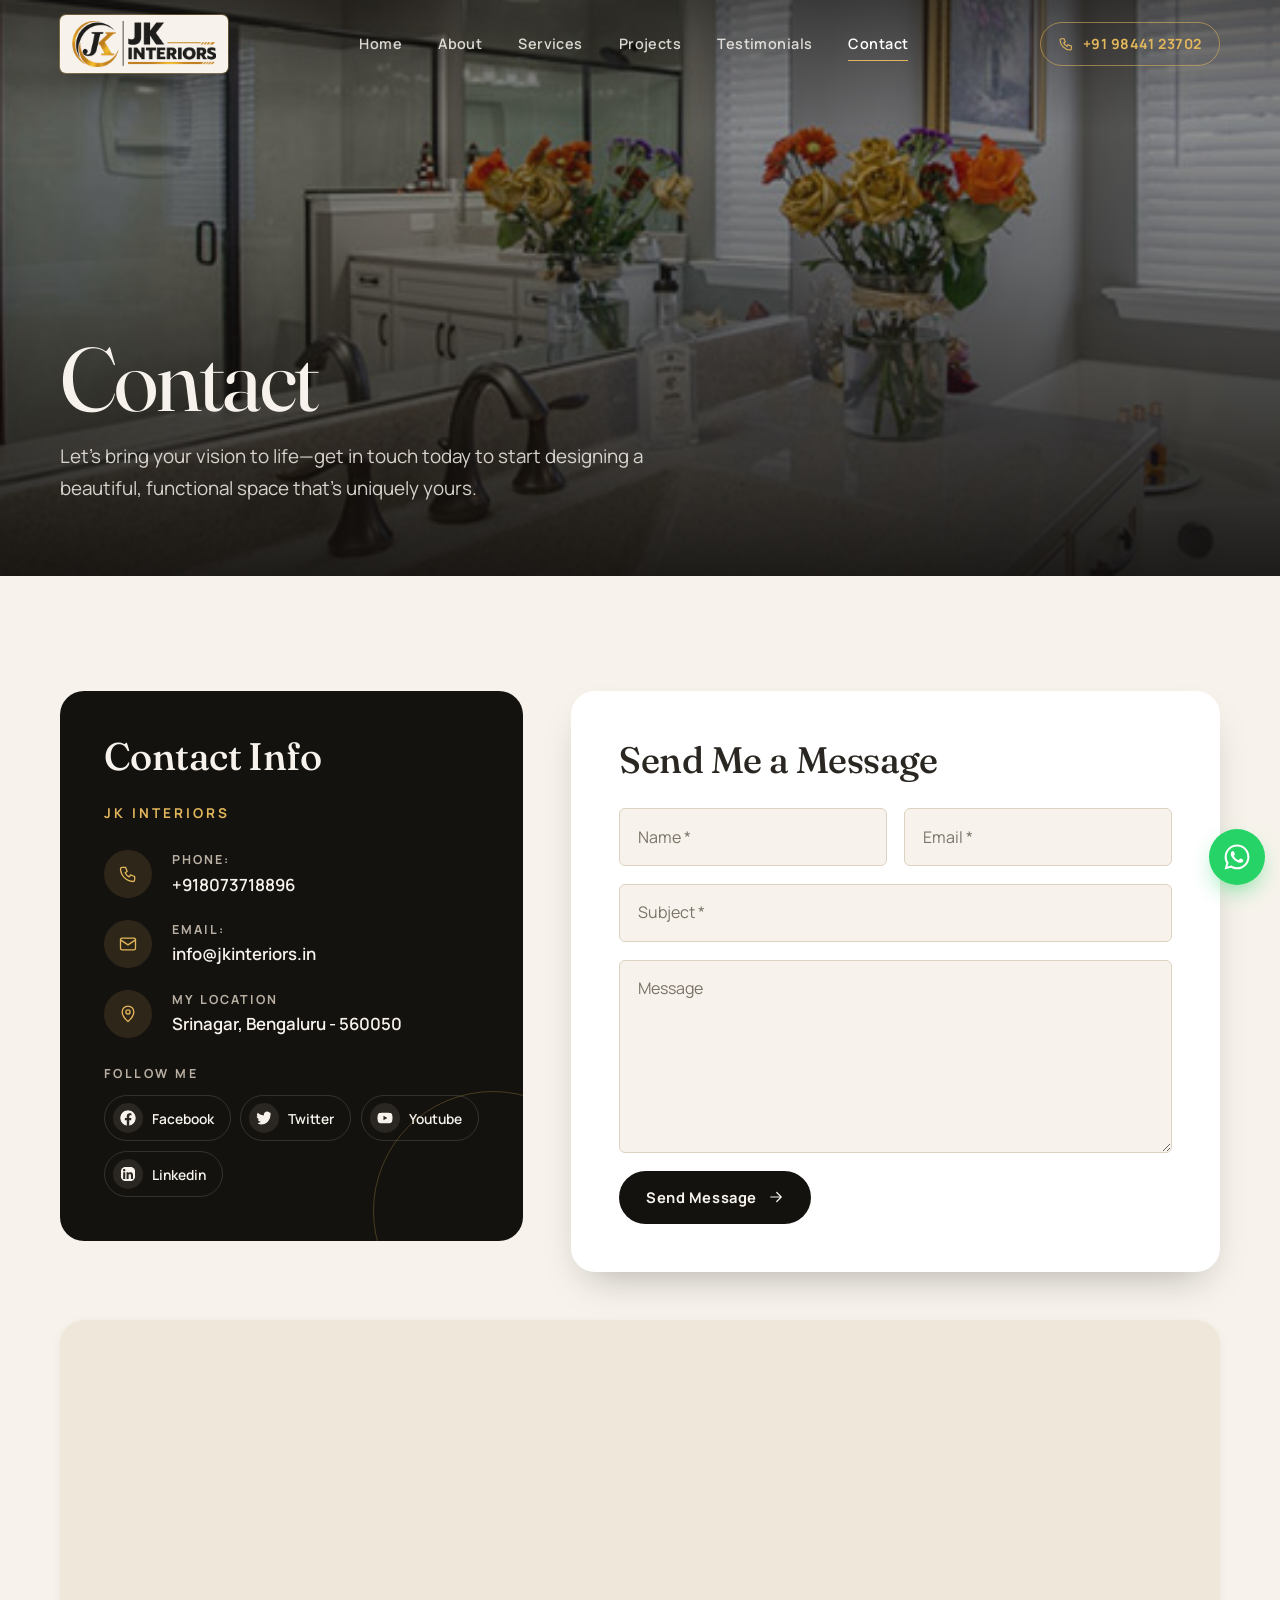
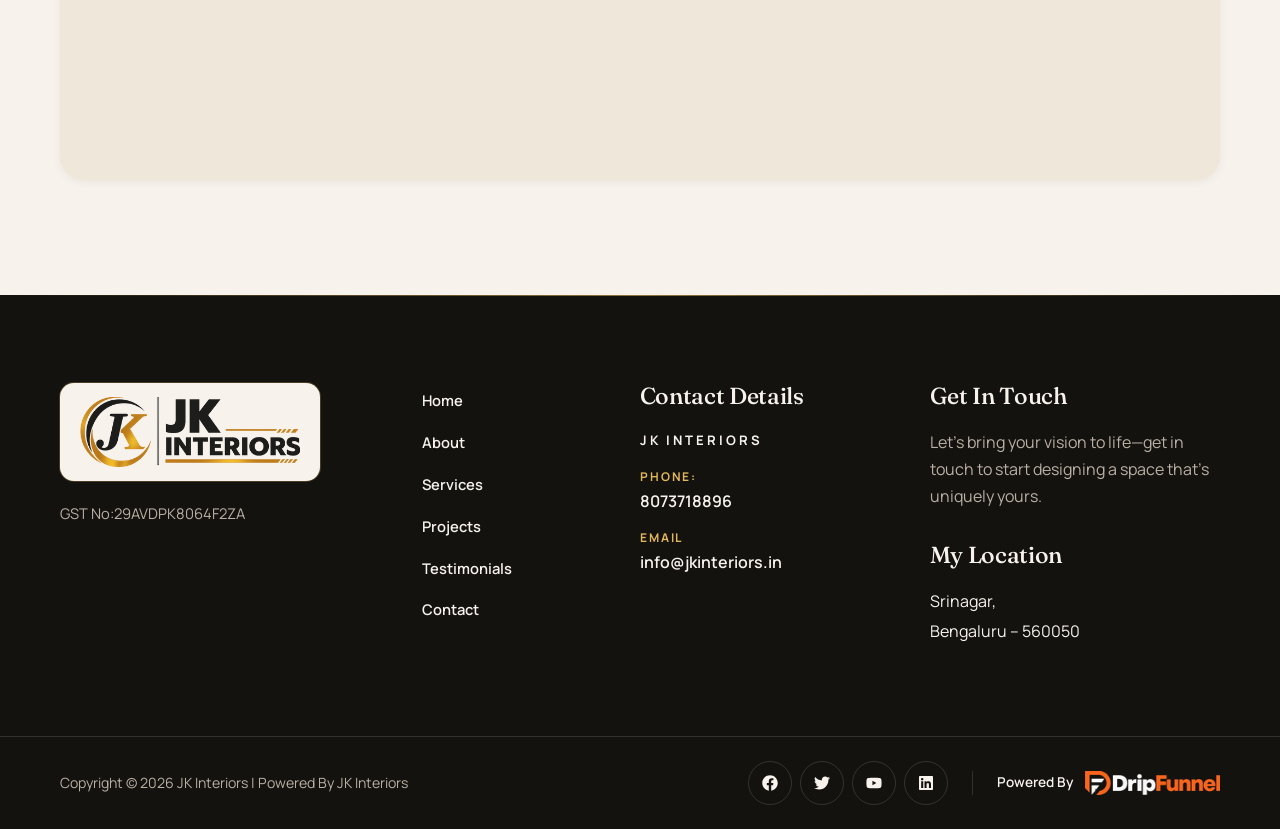
<file: pages/contact.html>
<!DOCTYPE html>
<html lang="en-US">
<head>
<meta charset="UTF-8">
<meta name="viewport" content="width=device-width, initial-scale=1">
<title>Contact - JK Interiors</title>
<meta name="description" content="Contact Let’s bring your vision to life—get in touch today to start designing a beautiful, functional space that’s uniquely yours. Contact Info JK INTERIORS">
<meta name="robots" content="index, follow">
<link rel="canonical" href="https://jkinteriors.in/contact/">
<meta property="og:url" content="https://jkinteriors.in/contact/">
<meta property="og:site_name" content="JK Interiors">
<meta property="og:locale" content="en_US">
<meta property="og:type" content="website">
<meta property="og:title" content="Contact - JK Interiors">
<meta property="og:description" content="Contact Let’s bring your vision to life—get in touch today to start designing a beautiful, functional space that’s uniquely yours. Contact Info JK INTERIORS">
<meta name="twitter:card" content="summary_large_image">
<meta name="twitter:title" content="Contact - JK Interiors">
<meta name="twitter:description" content="Contact Let’s bring your vision to life—get in touch today to start designing a beautiful, functional space that’s uniquely yours. Contact Info JK INTERIORS">
<meta name="theme-color" content="#14120f">
<link rel="icon" href="../images/brand/favicon-32.png" sizes="32x32">
<link rel="icon" href="../images/brand/favicon-192.png" sizes="192x192">
<link rel="apple-touch-icon" href="../images/brand/apple-touch-icon.png">
<link rel="preconnect" href="https://fonts.googleapis.com">
<link rel="preconnect" href="https://fonts.gstatic.com" crossorigin>
<link rel="stylesheet" href="https://fonts.googleapis.com/css2?family=Fraunces:ital,opsz,wght@0,9..144,300..600;1,9..144,300..500&amp;family=Manrope:wght@400;500;600;700&amp;display=swap">
<link rel="stylesheet" href="../css/style.css">
<link rel="stylesheet" href="../css/responsive.css">
<script>document.documentElement.className += " js";</script>
<script type="application/ld+json">
{
  "@context": "https://schema.org",
  "@graph": [
    {
      "@type": "WebSite",
      "@id": "https://jkinteriors.in/#website",
      "name": "JK Interiors",
      "description": "Best Interior Design Services",
      "url": "https://jkinteriors.in/",
      "publisher": {
        "@id": "https://jkinteriors.in/#organization"
      }
    },
    {
      "@type": "Organization",
      "@id": "https://jkinteriors.in/#organization",
      "name": "JK Interiors",
      "logo": "https://jkinteriors.in/wp-content/uploads/2026/06/cropped-Transparentjk.png",
      "slogan": "Best Interior Design Services",
      "url": "https://jkinteriors.in/"
    },
    {
      "@type": "WebPage",
      "@id": "https://jkinteriors.in/contact/#webpage",
      "name": "Contact",
      "inLanguage": "en-US",
      "url": "https://jkinteriors.in/contact/",
      "isPartOf": {
        "@id": "https://jkinteriors.in/#website"
      }
    }
  ]
}
</script>
</head>
<body class="page-contact">
<a class="skip-link" href="#content">Skip to content</a>

<header class="site-header">
  <div class="container site-header__inner">
    <a class="brand" href="../index.html" aria-label="JK Interiors — Home">
      <img src="../images/brand/logo-jk-web.png" srcset="../images/brand/logo-jk-web.png 1x, ../images/brand/logo-jk-web@2x.png 2x" width="201" height="64" alt="JK Interiors">
    </a>
    <nav class="primary-nav" aria-label="Primary">
      <ul class="nav-list">
<li><a href="../index.html">Home</a></li>
<li><a href="../pages/about.html">About</a></li>
<li><a href="../pages/services.html">Services</a></li>
<li><a href="../pages/projects.html">Projects</a></li>
<li><a href="../pages/testimonials.html">Testimonials</a></li>
<li><a href="../pages/contact.html" aria-current="page">Contact</a></li>
      </ul>
    </nav>
    <div class="header-actions">
      <a class="header-phone" href="tel:+919844123702"><svg viewBox="0 0 24 24" fill="none" stroke="currentColor" stroke-width="1.6" stroke-linecap="round" stroke-linejoin="round" aria-hidden="true" focusable="false"><path d="M5 4h4l2 5-2.5 1.5a11 11 0 005 5L15 13l5 2v4a2 2 0 01-2 2A16 16 0 013 6a2 2 0 012-2"/></svg><span>+91 98441 23702</span></a>
      <button class="nav-toggle" type="button" aria-expanded="false" aria-controls="mobile-nav" aria-label="Open menu">
        <span class="nav-toggle__bars" aria-hidden="true"></span>
      </button>
    </div>
  </div>
</header>

<div class="mobile-nav" id="mobile-nav" aria-hidden="true" inert>
  <nav aria-label="Mobile">
    <ul class="mobile-nav__list">
<li><a href="../index.html">Home</a></li>
<li><a href="../pages/about.html">About</a></li>
<li><a href="../pages/services.html">Services</a></li>
<li><a href="../pages/projects.html">Projects</a></li>
<li><a href="../pages/testimonials.html">Testimonials</a></li>
<li><a href="../pages/contact.html" aria-current="page">Contact</a></li>
    </ul>
  </nav>
  <a class="btn btn--brass mobile-nav__phone" href="tel:+919844123702"><svg viewBox="0 0 24 24" fill="none" stroke="currentColor" stroke-width="1.6" stroke-linecap="round" stroke-linejoin="round" aria-hidden="true" focusable="false"><path d="M5 4h4l2 5-2.5 1.5a11 11 0 005 5L15 13l5 2v4a2 2 0 01-2 2A16 16 0 013 6a2 2 0 012-2"/></svg><span>+91 98441 23702</span></a>
</div>

<main id="content">
<section class="page-hero" style="background-image:url('../images/backgrounds/bathroom-sink.jpg')">
  <div class="container">
    <h1 class="page-hero__title reveal">Contact</h1>
    <p class="page-hero__text reveal" style="--reveal-delay:.1s">Let’s bring your vision to life—get in touch today to start designing a beautiful, functional space that’s uniquely yours.</p>
  </div>
</section>

<section class="section">
  <div class="container">
    <div class="contact-layout">
      <aside class="contact-card on-dark reveal" aria-labelledby="contact-info-title">
        <div>
          <h2 class="contact-card__title" id="contact-info-title">Contact Info</h2>
        </div>
        <h3 class="contact-card__company">JK INTERIORS</h3>
        <div class="contact-list">
          <div class="contact-item">
            <span class="contact-item__icon"><svg viewBox="0 0 24 24" fill="none" stroke="currentColor" stroke-width="1.6" stroke-linecap="round" stroke-linejoin="round" aria-hidden="true" focusable="false"><path d="M5 4h4l2 5-2.5 1.5a11 11 0 005 5L15 13l5 2v4a2 2 0 01-2 2A16 16 0 013 6a2 2 0 012-2"/></svg></span>
            <div>
              <p class="contact-item__label">Phone:</p>
              <p class="contact-item__value"><a href="tel:+918073718896">+918073718896</a></p>
            </div>
          </div>
          <div class="contact-item">
            <span class="contact-item__icon"><svg viewBox="0 0 24 24" fill="none" stroke="currentColor" stroke-width="1.6" stroke-linecap="round" stroke-linejoin="round" aria-hidden="true" focusable="false"><rect x="3" y="5" width="18" height="14" rx="2"/><path d="M3 7l9 6 9-6"/></svg></span>
            <div>
              <p class="contact-item__label">Email:</p>
              <p class="contact-item__value"><a href="mailto:info@jkinteriors.in">info@jkinteriors.in</a></p>
            </div>
          </div>
          <div class="contact-item">
            <span class="contact-item__icon"><svg viewBox="0 0 24 24" fill="none" stroke="currentColor" stroke-width="1.6" stroke-linecap="round" stroke-linejoin="round" aria-hidden="true" focusable="false"><path d="M12 21s-7-6.1-7-11.5a7 7 0 0114 0C19 14.9 12 21 12 21z"/><circle cx="12" cy="9.5" r="2.5"/></svg></span>
            <div>
              <h4 class="contact-item__label contact-item__label--heading">My Location</h4>
              <p class="contact-item__value">Srinagar, Bengaluru - 560050</p>
            </div>
          </div>
        </div>
        <div>
          <h4 class="social__label-title">Follow Me</h4>
          <ul class="social"><li><span class="social__item" data-social="facebook"><svg viewBox="0 0 512 512" aria-hidden="true" focusable="false"><path d="M504 256C504 119 393 8 256 8S8 119 8 256c0 123.78 90.69 226.38 209.25 245V327.69h-63V256h63v-54.64c0-62.15 37-96.48 93.67-96.48 27.14 0 55.52 4.84 55.52 4.84v61h-31.28c-30.8 0-40.41 19.12-40.41 38.73V256h68.78l-11 71.69h-57.78V501C413.31 482.38 504 379.78 504 256z"/></svg><span>Facebook</span></span></li><li><span class="social__item" data-social="twitter"><svg viewBox="0 0 512 512" aria-hidden="true" focusable="false"><path d="M459.37 151.716c.325 4.548.325 9.097.325 13.645 0 138.72-105.583 298.558-298.558 298.558-59.452 0-114.68-17.219-161.137-47.106 8.447.974 16.568 1.299 25.34 1.299 49.055 0 94.213-16.568 130.274-44.832-46.132-.975-84.792-31.188-98.112-72.772 6.498.974 12.995 1.624 19.818 1.624 9.421 0 18.843-1.3 27.614-3.573-48.081-9.747-84.143-51.98-84.143-102.985v-1.299c13.969 7.797 30.214 12.67 47.431 13.319-28.264-18.843-46.781-51.005-46.781-87.391 0-19.492 5.197-37.36 14.294-52.954 51.655 63.675 129.3 105.258 216.365 109.807-1.624-7.797-2.599-15.918-2.599-24.04 0-57.828 46.782-104.934 104.934-104.934 30.213 0 57.502 12.67 76.67 33.137 23.715-4.548 46.456-13.32 66.599-25.34-7.798 24.366-24.366 44.833-46.132 57.827 21.117-2.273 41.584-8.122 60.426-16.243-14.292 20.791-32.161 39.308-52.628 54.253z"/></svg><span>Twitter</span></span></li><li><span class="social__item" data-social="youtube"><svg viewBox="0 0 576 512" aria-hidden="true" focusable="false"><path d="M549.655 124.083c-6.281-23.65-24.787-42.276-48.284-48.597C458.781 64 288 64 288 64S117.22 64 74.629 75.486c-23.497 6.322-42.003 24.947-48.284 48.597-11.412 42.867-11.412 132.305-11.412 132.305s0 89.438 11.412 132.305c6.281 23.65 24.787 41.5 48.284 47.821C117.22 448 288 448 288 448s170.78 0 213.371-11.486c23.497-6.321 42.003-24.171 48.284-47.821 11.412-42.867 11.412-132.305 11.412-132.305s0-89.438-11.412-132.305zm-317.51 213.508V175.185l142.739 81.205-142.739 81.201z"/></svg><span>Youtube</span></span></li><li><span class="social__item" data-social="linkedin"><svg viewBox="0 0 448 512" aria-hidden="true" focusable="false"><path d="M416 32H31.9C14.3 32 0 46.5 0 64.3v383.4C0 465.5 14.3 480 31.9 480H416c17.6 0 32-14.5 32-32.3V64.3c0-17.8-14.4-32.3-32-32.3zM135.4 416H69V202.2h66.5V416zm-33.2-243c-21.3 0-38.5-17.3-38.5-38.5S80.9 96 102.2 96c21.2 0 38.5 17.3 38.5 38.5 0 21.3-17.2 38.5-38.5 38.5zm282.1 243h-66.4V312c0-24.8-.5-56.7-34.5-56.7-34.6 0-39.9 27-39.9 54.9V416h-66.4V202.2h63.7v29.2h.9c8.9-16.8 30.6-34.5 62.9-34.5 67.2 0 79.7 44.3 79.7 101.9V416z"/></svg><span>Linkedin</span></span></li></ul>
        </div>
      </aside>

      <div class="form-card reveal" style="--reveal-delay:.1s">
        <h4 class="form-card__title" id="form-title">Send Me a Message</h4>
        <form class="form-grid" data-contact-form method="post" novalidate aria-labelledby="form-title">
          <div class="field">
            <label class="visually-hidden" for="f-name">Name</label>
            <input class="field__input" id="f-name" name="name" type="text" placeholder="Name *" autocomplete="name" required aria-describedby="f-name-err">
            <span class="field__error" id="f-name-err" aria-live="polite"></span>
          </div>
          <div class="field">
            <label class="visually-hidden" for="f-email">Email</label>
            <input class="field__input" id="f-email" name="email" type="email" placeholder="Email *" autocomplete="email" required aria-describedby="f-email-err">
            <span class="field__error" id="f-email-err" aria-live="polite"></span>
          </div>
          <div class="field field--full">
            <label class="visually-hidden" for="f-subject">Subject</label>
            <input class="field__input" id="f-subject" name="subject" type="text" placeholder="Subject *" required aria-describedby="f-subject-err">
            <span class="field__error" id="f-subject-err" aria-live="polite"></span>
          </div>
          <div class="field field--full">
            <label class="visually-hidden" for="f-message">Message</label>
            <textarea class="field__input" id="f-message" name="message" rows="6" placeholder="Message"></textarea>
            <span class="field__error" aria-live="polite"></span>
          </div>
          <div class="visually-hidden" aria-hidden="true">
            <label for="f-hp">Leave this field empty</label>
            <input id="f-hp" name="company_website" type="text" tabindex="-1" autocomplete="off">
          </div>
          <p class="form-message form-message--error" role="alert">There was an error trying to submit your form. Please try again.</p>
          <p class="form-message form-message--success" role="status" aria-live="polite"></p>
          <button class="btn btn--ink" type="submit">Send Message <svg viewBox="0 0 24 24" fill="none" stroke="currentColor" stroke-width="1.6" stroke-linecap="round" stroke-linejoin="round" aria-hidden="true" focusable="false"><path d="M5 12h14M13 6l6 6-6 6"/></svg></button>
        </form>
      </div>
    </div>

    <div class="map reveal">
      <iframe loading="lazy" src="https://maps.google.com/maps?q=Old%20No.%2070%2C%20New%20No.%2016%2F2%2C%202nd%20Floor%2C%208th%20Main%20Road%2C%20Manuvana%2C%20Srinagar%2C%20Bengaluru%20-%20560050&amp;t=m&amp;z=14&amp;output=embed&amp;iwloc=near" title="Old No. 70, New No. 16/2, 2nd Floor, 8th Main Road, Manuvana, Srinagar, Bengaluru - 560050" aria-label="Old No. 70, New No. 16/2, 2nd Floor, 8th Main Road, Manuvana, Srinagar, Bengaluru - 560050" referrerpolicy="no-referrer-when-downgrade"></iframe>
    </div>
  </div>
</section>
</main>

<footer class="site-footer on-dark">
  <div class="container footer-main">
    <div class="footer-brand">
      <span class="footer-logo"><img src="../images/brand/logo-jk-web@2x.png" width="402" height="128" alt="JK Interiors" loading="lazy" decoding="async"></span>
      <p class="footer-gst">GST No:29AVDPK8064F2ZA</p>
    </div>
    <div class="footer-col footer-col--nav">
      <nav aria-label="Footer">
        <ul class="footer-nav">
<li><a href="../index.html">Home</a></li>
<li><a href="../pages/about.html">About</a></li>
<li><a href="../pages/services.html">Services</a></li>
<li><a href="../pages/projects.html">Projects</a></li>
<li><a href="../pages/testimonials.html">Testimonials</a></li>
<li><a href="../pages/contact.html">Contact</a></li>
        </ul>
      </nav>
    </div>
    <div class="footer-col">
      <h2 class="footer-col__title">Contact Details</h2>
      <p class="footer-company">JK INTERIORS</p>
      <dl class="footer-details">
        <div><dt>Phone:</dt><dd><a href="tel:+918073718896">8073718896</a></dd></div>
        <div><dt>Email</dt><dd><a href="mailto:info@jkinteriors.in">info@jkinteriors.in</a></dd></div>
      </dl>
    </div>
    <div class="footer-col">
      <h2 class="footer-col__title">Get In Touch</h2>
      <p>Let’s bring your vision to life—get in touch to start designing a space that’s uniquely yours.</p>
      <h2 class="footer-col__title footer-col__title--spaced">My Location</h2>
      <address class="footer-address">
        <p>Srinagar,</p>
        <p>Bengaluru – 560050</p>
      </address>
    </div>
  </div>
  <div class="footer-bottom">
    <div class="container footer-bottom__inner">
      <p>Copyright © 2026 JK Interiors | Powered By JK Interiors</p>
      <div class="footer-bottom__end">
        <ul class="footer-social"><li><span class="footer-social__item" data-social="facebook" role="img" aria-label="Facebook"><svg viewBox="0 0 512 512" aria-hidden="true" focusable="false"><path d="M504 256C504 119 393 8 256 8S8 119 8 256c0 123.78 90.69 226.38 209.25 245V327.69h-63V256h63v-54.64c0-62.15 37-96.48 93.67-96.48 27.14 0 55.52 4.84 55.52 4.84v61h-31.28c-30.8 0-40.41 19.12-40.41 38.73V256h68.78l-11 71.69h-57.78V501C413.31 482.38 504 379.78 504 256z"/></svg></span></li><li><span class="footer-social__item" data-social="twitter" role="img" aria-label="Twitter"><svg viewBox="0 0 512 512" aria-hidden="true" focusable="false"><path d="M459.37 151.716c.325 4.548.325 9.097.325 13.645 0 138.72-105.583 298.558-298.558 298.558-59.452 0-114.68-17.219-161.137-47.106 8.447.974 16.568 1.299 25.34 1.299 49.055 0 94.213-16.568 130.274-44.832-46.132-.975-84.792-31.188-98.112-72.772 6.498.974 12.995 1.624 19.818 1.624 9.421 0 18.843-1.3 27.614-3.573-48.081-9.747-84.143-51.98-84.143-102.985v-1.299c13.969 7.797 30.214 12.67 47.431 13.319-28.264-18.843-46.781-51.005-46.781-87.391 0-19.492 5.197-37.36 14.294-52.954 51.655 63.675 129.3 105.258 216.365 109.807-1.624-7.797-2.599-15.918-2.599-24.04 0-57.828 46.782-104.934 104.934-104.934 30.213 0 57.502 12.67 76.67 33.137 23.715-4.548 46.456-13.32 66.599-25.34-7.798 24.366-24.366 44.833-46.132 57.827 21.117-2.273 41.584-8.122 60.426-16.243-14.292 20.791-32.161 39.308-52.628 54.253z"/></svg></span></li><li><span class="footer-social__item" data-social="youtube" role="img" aria-label="YouTube"><svg viewBox="0 0 576 512" aria-hidden="true" focusable="false"><path d="M549.655 124.083c-6.281-23.65-24.787-42.276-48.284-48.597C458.781 64 288 64 288 64S117.22 64 74.629 75.486c-23.497 6.322-42.003 24.947-48.284 48.597-11.412 42.867-11.412 132.305-11.412 132.305s0 89.438 11.412 132.305c6.281 23.65 24.787 41.5 48.284 47.821C117.22 448 288 448 288 448s170.78 0 213.371-11.486c23.497-6.321 42.003-24.171 48.284-47.821 11.412-42.867 11.412-132.305 11.412-132.305s0-89.438-11.412-132.305zm-317.51 213.508V175.185l142.739 81.205-142.739 81.201z"/></svg></span></li><li><span class="footer-social__item" data-social="linkedin" role="img" aria-label="Linkedin"><svg viewBox="0 0 448 512" aria-hidden="true" focusable="false"><path d="M416 32H31.9C14.3 32 0 46.5 0 64.3v383.4C0 465.5 14.3 480 31.9 480H416c17.6 0 32-14.5 32-32.3V64.3c0-17.8-14.4-32.3-32-32.3zM135.4 416H69V202.2h66.5V416zm-33.2-243c-21.3 0-38.5-17.3-38.5-38.5S80.9 96 102.2 96c21.2 0 38.5 17.3 38.5 38.5 0 21.3-17.2 38.5-38.5 38.5zm282.1 243h-66.4V312c0-24.8-.5-56.7-34.5-56.7-34.6 0-39.9 27-39.9 54.9V416h-66.4V202.2h63.7v29.2h.9c8.9-16.8 30.6-34.5 62.9-34.5 67.2 0 79.7 44.3 79.7 101.9V416z"/></svg></span></li></ul>
        <p class="powered-by">
          <span>Powered By</span>
          <a href="https://www.dripfunnel.com/in/" target="_blank" rel="noopener" aria-label="DripFunnel (opens in a new tab)">
            <img src="../images/dripfunnel/dripfunnel-white-logo.png" srcset="../images/dripfunnel/dripfunnel-white-logo.png 1x, ../images/dripfunnel/dripfunnel-white-logo@2x.png 2x" width="169" height="30" alt="DripFunnel" loading="lazy" decoding="async">
          </a>
        </p>
      </div>
    </div>
  </div>
</footer>

<a class="whatsapp-float" href="https://wa.me/918073718896" target="_blank" rel="noopener noreferrer" aria-label="Chat with us on WhatsApp">
  <span class="whatsapp-float__label" aria-hidden="true">Chat with us</span>
  <span class="whatsapp-float__icon"><svg viewBox="0 0 24 24" aria-hidden="true" focusable="false"><path d="M12.04 2C6.58 2 2.13 6.45 2.13 11.91c0 1.75.46 3.45 1.32 4.95L2.05 22l5.25-1.38c1.45.79 3.08 1.21 4.74 1.21 5.46 0 9.91-4.45 9.91-9.91C21.95 6.45 17.5 2 12.04 2zm0 18.15c-1.48 0-2.93-.4-4.2-1.15l-.3-.18-3.12.82.83-3.04-.2-.31a8.24 8.24 0 01-1.26-4.38c0-4.54 3.7-8.24 8.25-8.24 4.54 0 8.24 3.7 8.24 8.24 0 4.55-3.7 8.24-8.24 8.24zm4.52-6.17c-.25-.12-1.47-.72-1.69-.81-.23-.08-.39-.12-.56.13-.17.25-.64.81-.78.97-.14.17-.29.19-.54.06-.25-.12-1.05-.39-1.99-1.23-.74-.66-1.23-1.47-1.38-1.72-.14-.25-.02-.38.11-.51.11-.11.25-.29.37-.43.13-.15.17-.25.25-.42.08-.17.04-.31-.02-.43-.06-.12-.56-1.34-.76-1.84-.2-.48-.41-.42-.56-.43h-.48c-.17 0-.43.06-.66.31-.22.25-.86.85-.86 2.07 0 1.22.89 2.4 1.01 2.56.12.17 1.75 2.67 4.23 3.74.59.26 1.05.41 1.41.52.59.19 1.13.16 1.56.1.48-.07 1.47-.6 1.67-1.18.21-.58.21-1.07.14-1.18-.06-.1-.22-.16-.47-.28z"/></svg></span>
</a>

<script src="../js/config.js" defer></script>
<script src="../js/navigation.js" defer></script>
<script src="../js/main.js" defer></script>
<script src="../js/contact-form.js" defer></script>
</body>
</html>
</file>
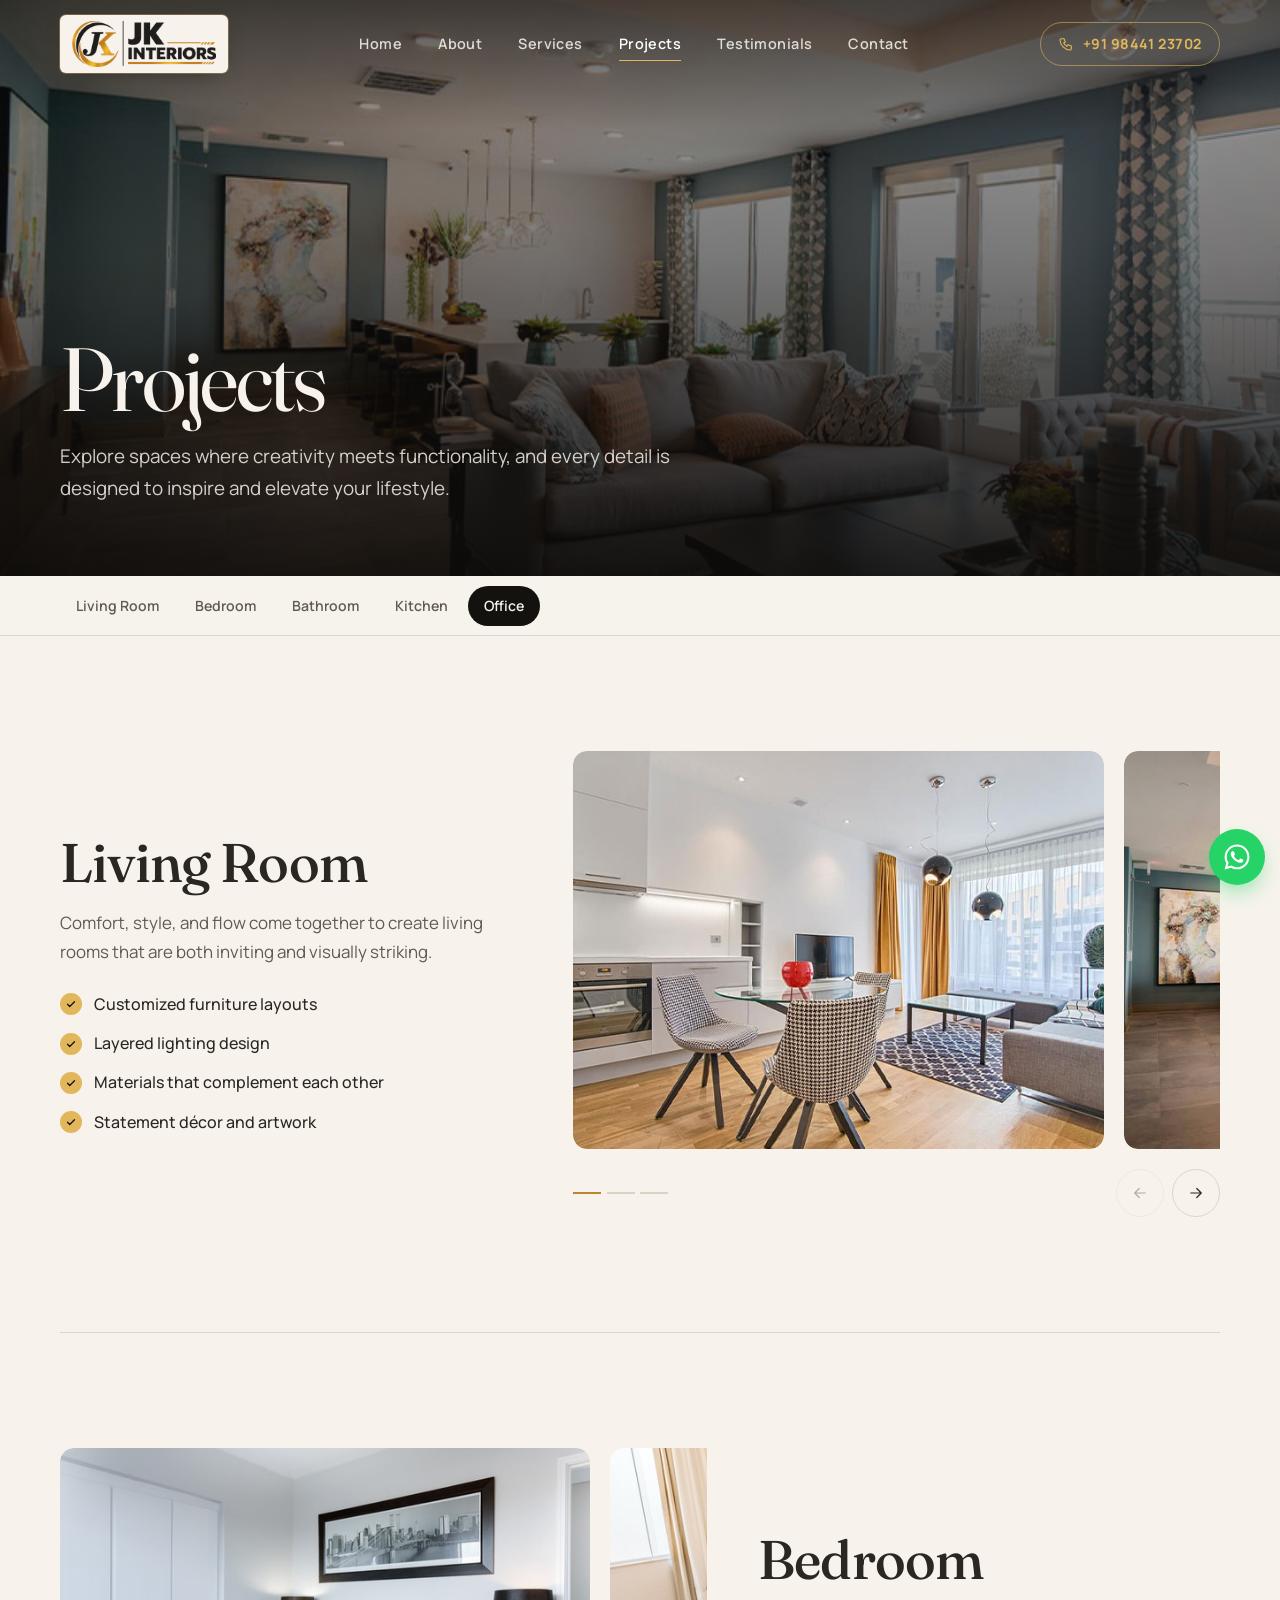
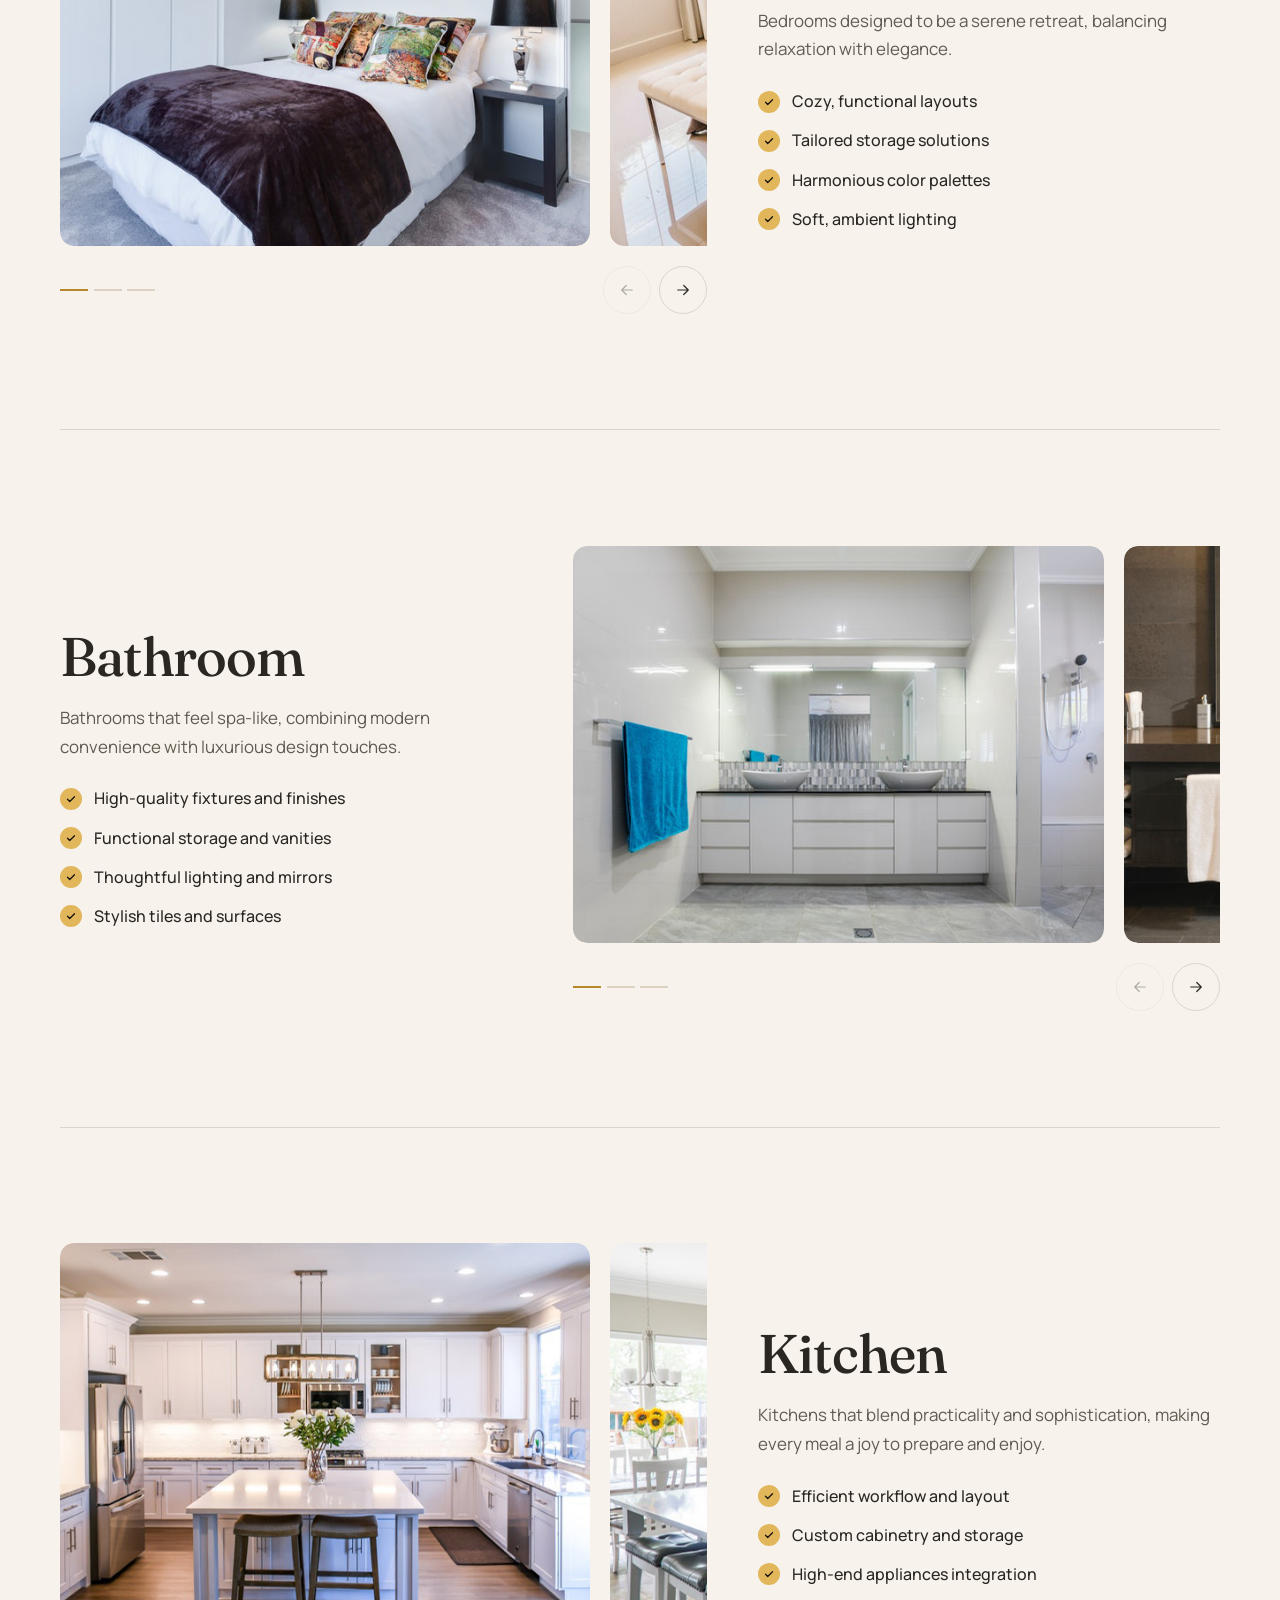
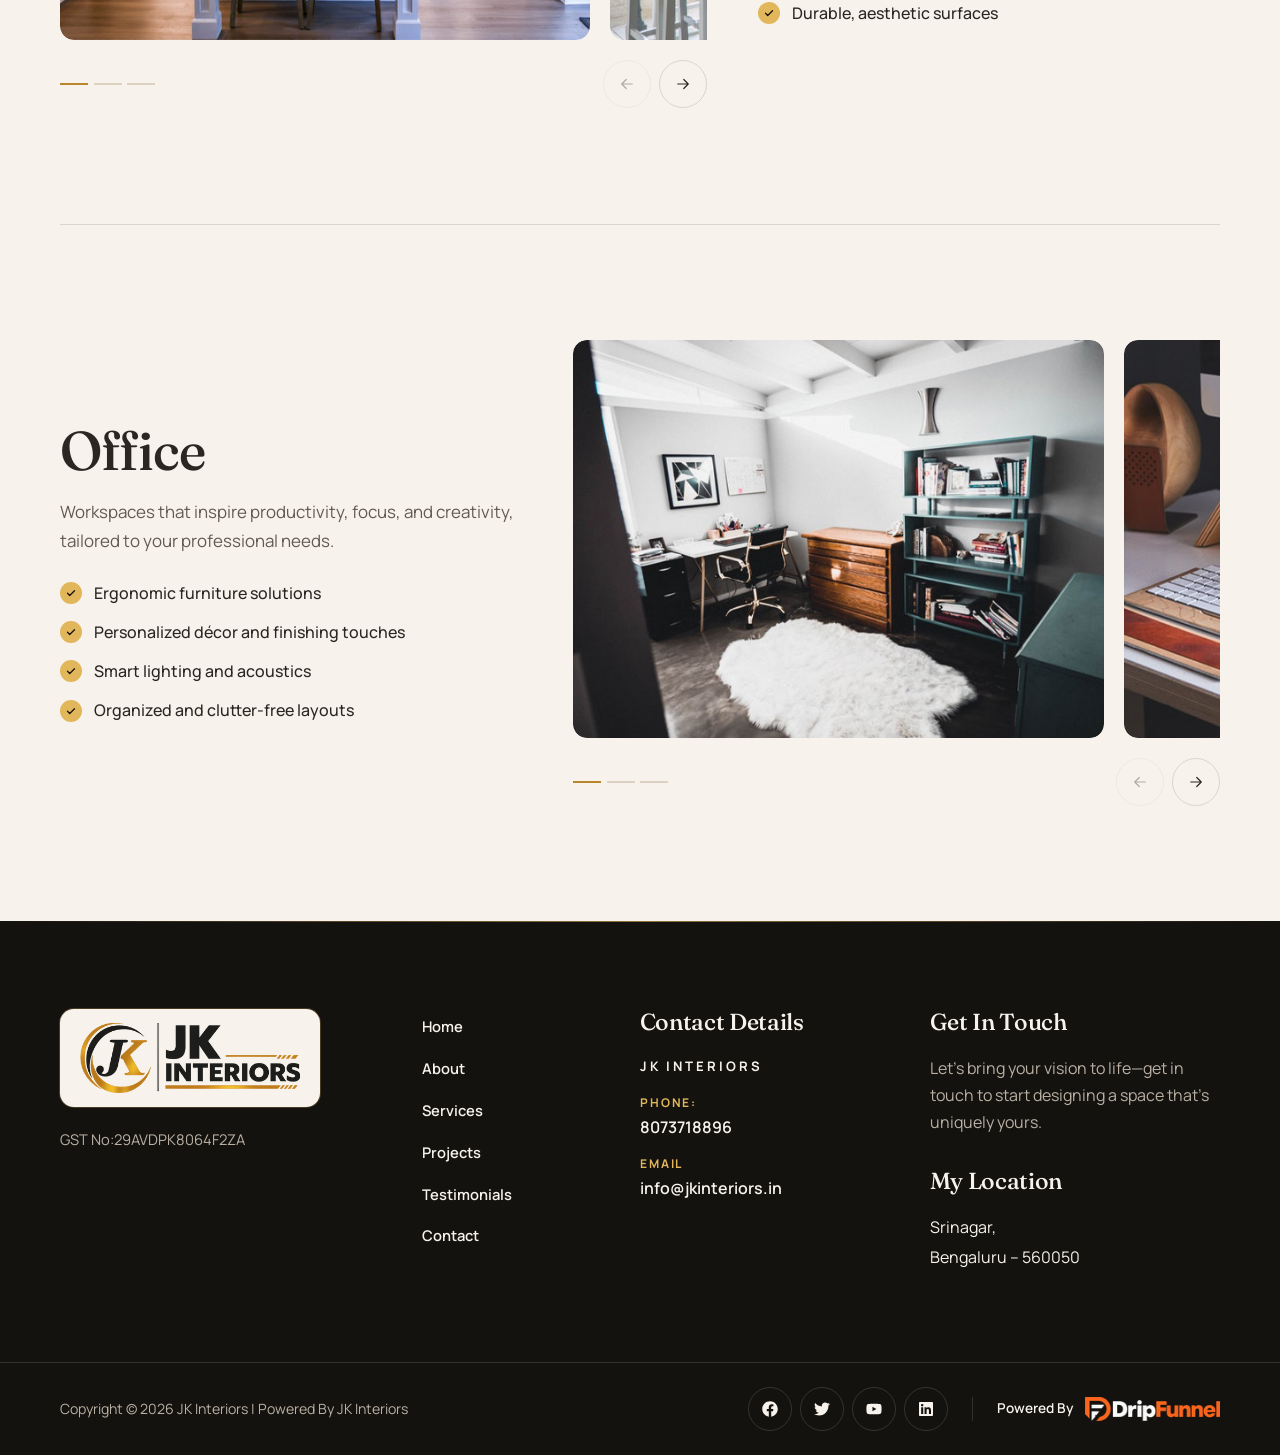
<file: pages/projects.html>
<!DOCTYPE html>
<html lang="en-US">
<head>
<meta charset="UTF-8">
<meta name="viewport" content="width=device-width, initial-scale=1">
<title>Projects - JK Interiors</title>
<meta name="description" content="Projects Explore spaces where creativity meets functionality, and every detail is designed to inspire and elevate your lifestyle. Living Room Comfort, style,">
<meta name="robots" content="index, follow">
<link rel="canonical" href="https://jkinteriors.in/projects/">
<meta property="og:url" content="https://jkinteriors.in/projects/">
<meta property="og:site_name" content="JK Interiors">
<meta property="og:locale" content="en_US">
<meta property="og:type" content="website">
<meta property="og:title" content="Projects - JK Interiors">
<meta property="og:description" content="Projects Explore spaces where creativity meets functionality, and every detail is designed to inspire and elevate your lifestyle. Living Room Comfort, style,">
<meta property="og:image" content="https://jkinteriors.in/wp-content/uploads/2020/06/two-chairs-with-glass-table-on-living-room.jpg">
<meta name="twitter:card" content="summary_large_image">
<meta name="twitter:title" content="Projects - JK Interiors">
<meta name="twitter:description" content="Projects Explore spaces where creativity meets functionality, and every detail is designed to inspire and elevate your lifestyle. Living Room Comfort, style,">
<meta name="theme-color" content="#14120f">
<link rel="icon" href="../images/brand/favicon-32.png" sizes="32x32">
<link rel="icon" href="../images/brand/favicon-192.png" sizes="192x192">
<link rel="apple-touch-icon" href="../images/brand/apple-touch-icon.png">
<link rel="preconnect" href="https://fonts.googleapis.com">
<link rel="preconnect" href="https://fonts.gstatic.com" crossorigin>
<link rel="stylesheet" href="https://fonts.googleapis.com/css2?family=Fraunces:ital,opsz,wght@0,9..144,300..600;1,9..144,300..500&amp;family=Manrope:wght@400;500;600;700&amp;display=swap">
<link rel="stylesheet" href="../css/style.css">
<link rel="stylesheet" href="../css/responsive.css">
<script>document.documentElement.className += " js";</script>
<script type="application/ld+json">
{
  "@context": "https://schema.org",
  "@graph": [
    {
      "@type": "WebSite",
      "@id": "https://jkinteriors.in/#website",
      "name": "JK Interiors",
      "description": "Best Interior Design Services",
      "url": "https://jkinteriors.in/",
      "publisher": {
        "@id": "https://jkinteriors.in/#organization"
      }
    },
    {
      "@type": "Organization",
      "@id": "https://jkinteriors.in/#organization",
      "name": "JK Interiors",
      "logo": "https://jkinteriors.in/wp-content/uploads/2026/06/cropped-Transparentjk.png",
      "slogan": "Best Interior Design Services",
      "url": "https://jkinteriors.in/"
    },
    {
      "@type": "WebPage",
      "@id": "https://jkinteriors.in/projects/#webpage",
      "name": "Projects",
      "inLanguage": "en-US",
      "url": "https://jkinteriors.in/projects/",
      "isPartOf": {
        "@id": "https://jkinteriors.in/#website"
      }
    }
  ]
}
</script>
</head>
<body class="page-projects">
<a class="skip-link" href="#content">Skip to content</a>

<header class="site-header">
  <div class="container site-header__inner">
    <a class="brand" href="../index.html" aria-label="JK Interiors — Home">
      <img src="../images/brand/logo-jk-web.png" srcset="../images/brand/logo-jk-web.png 1x, ../images/brand/logo-jk-web@2x.png 2x" width="201" height="64" alt="JK Interiors">
    </a>
    <nav class="primary-nav" aria-label="Primary">
      <ul class="nav-list">
<li><a href="../index.html">Home</a></li>
<li><a href="../pages/about.html">About</a></li>
<li><a href="../pages/services.html">Services</a></li>
<li><a href="../pages/projects.html" aria-current="page">Projects</a></li>
<li><a href="../pages/testimonials.html">Testimonials</a></li>
<li><a href="../pages/contact.html">Contact</a></li>
      </ul>
    </nav>
    <div class="header-actions">
      <a class="header-phone" href="tel:+919844123702"><svg viewBox="0 0 24 24" fill="none" stroke="currentColor" stroke-width="1.6" stroke-linecap="round" stroke-linejoin="round" aria-hidden="true" focusable="false"><path d="M5 4h4l2 5-2.5 1.5a11 11 0 005 5L15 13l5 2v4a2 2 0 01-2 2A16 16 0 013 6a2 2 0 012-2"/></svg><span>+91 98441 23702</span></a>
      <button class="nav-toggle" type="button" aria-expanded="false" aria-controls="mobile-nav" aria-label="Open menu">
        <span class="nav-toggle__bars" aria-hidden="true"></span>
      </button>
    </div>
  </div>
</header>

<div class="mobile-nav" id="mobile-nav" aria-hidden="true" inert>
  <nav aria-label="Mobile">
    <ul class="mobile-nav__list">
<li><a href="../index.html">Home</a></li>
<li><a href="../pages/about.html">About</a></li>
<li><a href="../pages/services.html">Services</a></li>
<li><a href="../pages/projects.html" aria-current="page">Projects</a></li>
<li><a href="../pages/testimonials.html">Testimonials</a></li>
<li><a href="../pages/contact.html">Contact</a></li>
    </ul>
  </nav>
  <a class="btn btn--brass mobile-nav__phone" href="tel:+919844123702"><svg viewBox="0 0 24 24" fill="none" stroke="currentColor" stroke-width="1.6" stroke-linecap="round" stroke-linejoin="round" aria-hidden="true" focusable="false"><path d="M5 4h4l2 5-2.5 1.5a11 11 0 005 5L15 13l5 2v4a2 2 0 01-2 2A16 16 0 013 6a2 2 0 012-2"/></svg><span>+91 98441 23702</span></a>
</div>

<main id="content">
<section class="page-hero" style="background-image:url('../images/projects/living-room/black-wooden-coffee-table-near-white-couch-1.jpg')">
  <div class="container">
    <h1 class="page-hero__title reveal">Projects</h1>
    <p class="page-hero__text reveal" style="--reveal-delay:.1s">Explore spaces where creativity meets functionality, and every detail is designed to inspire and elevate your lifestyle.</p>
  </div>
</section>

<nav class="project-nav" aria-label="Project categories">
  <div class="container">
    <ul class="project-nav__list">
<li><a href="#living-room">Living Room</a></li>
<li><a href="#bedroom">Bedroom</a></li>
<li><a href="#bathroom">Bathroom</a></li>
<li><a href="#kitchen">Kitchen</a></li>
<li><a href="#office">Office</a></li>
    </ul>
  </div>
</nav>

<section class="section">
  <div class="container">
    <article class="project" id="living-room" aria-labelledby="living-room-title">
      <div class="project__body reveal">
        <h2 class="project__title" id="living-room-title">Living Room</h2>
        <p class="project__text">Comfort, style, and flow come together to create living rooms that are both inviting and visually striking.</p>
        <ul class="checklist">
          <li>Customized furniture layouts</li>
          <li>Layered lighting design</li>
          <li>Materials that complement each other</li>
          <li>Statement décor and artwork</li>
        </ul>
      </div>
      <div class="project__media reveal" style="--reveal-delay:.1s">
<div class="carousel " data-carousel role="region" aria-roledescription="carousel" aria-label="Living Room gallery">
  <ul class="carousel__track" tabindex="0">
    <li class="carousel__slide"><button type="button" aria-label="View larger: two chairs with glass table on living room"><img src="../images/projects/living-room/two-chairs-with-glass-table-on-living-room.jpg" alt="two chairs with glass table on living room" loading="lazy" decoding="async"></button></li><li class="carousel__slide"><button type="button" aria-label="View larger: black wooden coffee table near white couch"><img src="../images/projects/living-room/black-wooden-coffee-table-near-white-couch-1.jpg" alt="black wooden coffee table near white couch" loading="lazy" decoding="async"></button></li><li class="carousel__slide"><button type="button" aria-label="View larger: rectangular white coffee table near brown leather sofa"><img src="../images/projects/living-room/rectangular-white-coffee-table-near-brown-leather-sofa.jpg" alt="rectangular white coffee table near brown leather sofa" loading="lazy" decoding="async"></button></li>
  </ul>
  <div class="carousel__controls">
    <div class="carousel__dots"></div>
    <div class="carousel__arrows">
      <button type="button" class="carousel__btn" data-carousel-prev aria-label="Previous slide"><svg viewBox="0 0 24 24" fill="none" stroke="currentColor" stroke-width="1.6" stroke-linecap="round" stroke-linejoin="round" aria-hidden="true" focusable="false"><path d="M19 12H5M11 6l-6 6 6 6"/></svg></button>
      <button type="button" class="carousel__btn" data-carousel-next aria-label="Next slide"><svg viewBox="0 0 24 24" fill="none" stroke="currentColor" stroke-width="1.6" stroke-linecap="round" stroke-linejoin="round" aria-hidden="true" focusable="false"><path d="M5 12h14M13 6l6 6-6 6"/></svg></button>
    </div>
  </div>
</div>
      </div>
    </article>
    <article class="project" id="bedroom" aria-labelledby="bedroom-title">
      <div class="project__body reveal">
        <h2 class="project__title" id="bedroom-title">Bedroom</h2>
        <p class="project__text">Bedrooms designed to be a serene retreat, balancing relaxation with elegance.</p>
        <ul class="checklist">
          <li>Cozy, functional layouts</li>
          <li>Tailored storage solutions</li>
          <li>Harmonious color palettes</li>
          <li>Soft, ambient lighting</li>
        </ul>
      </div>
      <div class="project__media reveal" style="--reveal-delay:.1s">
<div class="carousel " data-carousel role="region" aria-roledescription="carousel" aria-label="Bedroom gallery">
  <ul class="carousel__track" tabindex="0">
    <li class="carousel__slide"><button type="button" aria-label="View larger: photo of bedroom"><img src="../images/projects/bedroom/photo-of-bedroom.jpg" alt="photo of bedroom" loading="lazy" decoding="async"></button></li><li class="carousel__slide"><button type="button" aria-label="View larger: cozy modern bedroom"><img src="../images/projects/bedroom/cozy-modern-bedroom.jpg" alt="cozy modern bedroom" loading="lazy" decoding="async"></button></li><li class="carousel__slide"><button type="button" aria-label="View larger: bed with white bed sheet and pillowcase set"><img src="../images/projects/bedroom/bed-with-white-bed-sheet-and-pillowcase-set.jpg" alt="bed with white bed sheet and pillowcase set" loading="lazy" decoding="async"></button></li>
  </ul>
  <div class="carousel__controls">
    <div class="carousel__dots"></div>
    <div class="carousel__arrows">
      <button type="button" class="carousel__btn" data-carousel-prev aria-label="Previous slide"><svg viewBox="0 0 24 24" fill="none" stroke="currentColor" stroke-width="1.6" stroke-linecap="round" stroke-linejoin="round" aria-hidden="true" focusable="false"><path d="M19 12H5M11 6l-6 6 6 6"/></svg></button>
      <button type="button" class="carousel__btn" data-carousel-next aria-label="Next slide"><svg viewBox="0 0 24 24" fill="none" stroke="currentColor" stroke-width="1.6" stroke-linecap="round" stroke-linejoin="round" aria-hidden="true" focusable="false"><path d="M5 12h14M13 6l6 6-6 6"/></svg></button>
    </div>
  </div>
</div>
      </div>
    </article>
    <article class="project" id="bathroom" aria-labelledby="bathroom-title">
      <div class="project__body reveal">
        <h2 class="project__title" id="bathroom-title">Bathroom</h2>
        <p class="project__text">Bathrooms that feel spa-like, combining modern convenience with luxurious design touches.</p>
        <ul class="checklist">
          <li>High-quality fixtures and finishes</li>
          <li>Functional storage and vanities</li>
          <li>Thoughtful lighting and mirrors</li>
          <li>Stylish tiles and surfaces</li>
        </ul>
      </div>
      <div class="project__media reveal" style="--reveal-delay:.1s">
<div class="carousel " data-carousel role="region" aria-roledescription="carousel" aria-label="Bathroom gallery">
  <ul class="carousel__track" tabindex="0">
    <li class="carousel__slide"><button type="button" aria-label="View larger: white bathroom interior"><img src="../images/projects/bathroom/white-bathroom-interior.jpg" alt="white bathroom interior" loading="lazy" decoding="async"></button></li><li class="carousel__slide"><button type="button" aria-label="View larger: photo of mirrors in bathroom"><img src="../images/projects/bathroom/photo-of-mirrors-in-bathroom.jpg" alt="photo of mirrors in bathroom" loading="lazy" decoding="async"></button></li><li class="carousel__slide"><button type="button" aria-label="View larger: architectural photography of toilet"><img src="../images/projects/bathroom/architectural-photography-of-toilet.jpg" alt="architectural photography of toilet" loading="lazy" decoding="async"></button></li>
  </ul>
  <div class="carousel__controls">
    <div class="carousel__dots"></div>
    <div class="carousel__arrows">
      <button type="button" class="carousel__btn" data-carousel-prev aria-label="Previous slide"><svg viewBox="0 0 24 24" fill="none" stroke="currentColor" stroke-width="1.6" stroke-linecap="round" stroke-linejoin="round" aria-hidden="true" focusable="false"><path d="M19 12H5M11 6l-6 6 6 6"/></svg></button>
      <button type="button" class="carousel__btn" data-carousel-next aria-label="Next slide"><svg viewBox="0 0 24 24" fill="none" stroke="currentColor" stroke-width="1.6" stroke-linecap="round" stroke-linejoin="round" aria-hidden="true" focusable="false"><path d="M5 12h14M13 6l6 6-6 6"/></svg></button>
    </div>
  </div>
</div>
      </div>
    </article>
    <article class="project" id="kitchen" aria-labelledby="kitchen-title">
      <div class="project__body reveal">
        <h2 class="project__title" id="kitchen-title">Kitchen</h2>
        <p class="project__text">Kitchens that blend practicality and sophistication, making every meal a joy to prepare and enjoy.</p>
        <ul class="checklist">
          <li>Efficient workflow and layout</li>
          <li>Custom cabinetry and storage</li>
          <li>High-end appliances integration</li>
          <li>Durable, aesthetic surfaces</li>
        </ul>
      </div>
      <div class="project__media reveal" style="--reveal-delay:.1s">
<div class="carousel " data-carousel role="region" aria-roledescription="carousel" aria-label="Kitchen gallery">
  <ul class="carousel__track" tabindex="0">
    <li class="carousel__slide"><button type="button" aria-label="View larger: white wooden cupboards"><img src="../images/projects/kitchen/white-wooden-cupboards.jpg" alt="white wooden cupboards" loading="lazy" decoding="async"></button></li><li class="carousel__slide"><button type="button" aria-label="View larger: kitchen and dining area"><img src="../images/projects/kitchen/kitchen-and-dining-area.jpg" alt="kitchen and dining area" loading="lazy" decoding="async"></button></li><li class="carousel__slide"><button type="button" aria-label="View larger: apartment blinds cabinets chairs"><img src="../images/projects/kitchen/apartment-blinds-cabinets-chairs.jpg" alt="apartment blinds cabinets chairs" loading="lazy" decoding="async"></button></li>
  </ul>
  <div class="carousel__controls">
    <div class="carousel__dots"></div>
    <div class="carousel__arrows">
      <button type="button" class="carousel__btn" data-carousel-prev aria-label="Previous slide"><svg viewBox="0 0 24 24" fill="none" stroke="currentColor" stroke-width="1.6" stroke-linecap="round" stroke-linejoin="round" aria-hidden="true" focusable="false"><path d="M19 12H5M11 6l-6 6 6 6"/></svg></button>
      <button type="button" class="carousel__btn" data-carousel-next aria-label="Next slide"><svg viewBox="0 0 24 24" fill="none" stroke="currentColor" stroke-width="1.6" stroke-linecap="round" stroke-linejoin="round" aria-hidden="true" focusable="false"><path d="M5 12h14M13 6l6 6-6 6"/></svg></button>
    </div>
  </div>
</div>
      </div>
    </article>
    <article class="project" id="office" aria-labelledby="office-title">
      <div class="project__body reveal">
        <h2 class="project__title" id="office-title">Office</h2>
        <p class="project__text">Workspaces that inspire productivity, focus, and creativity, tailored to your professional needs.</p>
        <ul class="checklist">
          <li>Ergonomic furniture solutions</li>
          <li>Personalized décor and finishing touches</li>
          <li>Smart lighting and acoustics</li>
          <li>Organized and clutter-free layouts</li>
        </ul>
      </div>
      <div class="project__media reveal" style="--reveal-delay:.1s">
<div class="carousel " data-carousel role="region" aria-roledescription="carousel" aria-label="Office gallery">
  <ul class="carousel__track" tabindex="0">
    <li class="carousel__slide"><button type="button" aria-label="View larger: white floor rug"><img src="../images/projects/office/white-floor-rug.jpg" alt="white floor rug" loading="lazy" decoding="async"></button></li><li class="carousel__slide"><button type="button" aria-label="View larger: business clean computer connection"><img src="../images/projects/office/business-clean-computer-connection.jpg" alt="business clean computer connection" loading="lazy" decoding="async"></button></li><li class="carousel__slide"><button type="button" aria-label="View larger: brown wooden desk with rolling chair and shelves near window"><img src="../images/projects/office/brown-wooden-desk-with-rolling-chair-and-shelves-near-window.jpg" alt="brown wooden desk with rolling chair and shelves near window" loading="lazy" decoding="async"></button></li>
  </ul>
  <div class="carousel__controls">
    <div class="carousel__dots"></div>
    <div class="carousel__arrows">
      <button type="button" class="carousel__btn" data-carousel-prev aria-label="Previous slide"><svg viewBox="0 0 24 24" fill="none" stroke="currentColor" stroke-width="1.6" stroke-linecap="round" stroke-linejoin="round" aria-hidden="true" focusable="false"><path d="M19 12H5M11 6l-6 6 6 6"/></svg></button>
      <button type="button" class="carousel__btn" data-carousel-next aria-label="Next slide"><svg viewBox="0 0 24 24" fill="none" stroke="currentColor" stroke-width="1.6" stroke-linecap="round" stroke-linejoin="round" aria-hidden="true" focusable="false"><path d="M5 12h14M13 6l6 6-6 6"/></svg></button>
    </div>
  </div>
</div>
      </div>
    </article>
  </div>
</section>
</main>

<footer class="site-footer on-dark">
  <div class="container footer-main">
    <div class="footer-brand">
      <span class="footer-logo"><img src="../images/brand/logo-jk-web@2x.png" width="402" height="128" alt="JK Interiors" loading="lazy" decoding="async"></span>
      <p class="footer-gst">GST No:29AVDPK8064F2ZA</p>
    </div>
    <div class="footer-col footer-col--nav">
      <nav aria-label="Footer">
        <ul class="footer-nav">
<li><a href="../index.html">Home</a></li>
<li><a href="../pages/about.html">About</a></li>
<li><a href="../pages/services.html">Services</a></li>
<li><a href="../pages/projects.html">Projects</a></li>
<li><a href="../pages/testimonials.html">Testimonials</a></li>
<li><a href="../pages/contact.html">Contact</a></li>
        </ul>
      </nav>
    </div>
    <div class="footer-col">
      <h2 class="footer-col__title">Contact Details</h2>
      <p class="footer-company">JK INTERIORS</p>
      <dl class="footer-details">
        <div><dt>Phone:</dt><dd><a href="tel:+918073718896">8073718896</a></dd></div>
        <div><dt>Email</dt><dd><a href="mailto:info@jkinteriors.in">info@jkinteriors.in</a></dd></div>
      </dl>
    </div>
    <div class="footer-col">
      <h2 class="footer-col__title">Get In Touch</h2>
      <p>Let’s bring your vision to life—get in touch to start designing a space that’s uniquely yours.</p>
      <h2 class="footer-col__title footer-col__title--spaced">My Location</h2>
      <address class="footer-address">
        <p>Srinagar,</p>
        <p>Bengaluru – 560050</p>
      </address>
    </div>
  </div>
  <div class="footer-bottom">
    <div class="container footer-bottom__inner">
      <p>Copyright © 2026 JK Interiors | Powered By JK Interiors</p>
      <div class="footer-bottom__end">
        <ul class="footer-social"><li><span class="footer-social__item" data-social="facebook" role="img" aria-label="Facebook"><svg viewBox="0 0 512 512" aria-hidden="true" focusable="false"><path d="M504 256C504 119 393 8 256 8S8 119 8 256c0 123.78 90.69 226.38 209.25 245V327.69h-63V256h63v-54.64c0-62.15 37-96.48 93.67-96.48 27.14 0 55.52 4.84 55.52 4.84v61h-31.28c-30.8 0-40.41 19.12-40.41 38.73V256h68.78l-11 71.69h-57.78V501C413.31 482.38 504 379.78 504 256z"/></svg></span></li><li><span class="footer-social__item" data-social="twitter" role="img" aria-label="Twitter"><svg viewBox="0 0 512 512" aria-hidden="true" focusable="false"><path d="M459.37 151.716c.325 4.548.325 9.097.325 13.645 0 138.72-105.583 298.558-298.558 298.558-59.452 0-114.68-17.219-161.137-47.106 8.447.974 16.568 1.299 25.34 1.299 49.055 0 94.213-16.568 130.274-44.832-46.132-.975-84.792-31.188-98.112-72.772 6.498.974 12.995 1.624 19.818 1.624 9.421 0 18.843-1.3 27.614-3.573-48.081-9.747-84.143-51.98-84.143-102.985v-1.299c13.969 7.797 30.214 12.67 47.431 13.319-28.264-18.843-46.781-51.005-46.781-87.391 0-19.492 5.197-37.36 14.294-52.954 51.655 63.675 129.3 105.258 216.365 109.807-1.624-7.797-2.599-15.918-2.599-24.04 0-57.828 46.782-104.934 104.934-104.934 30.213 0 57.502 12.67 76.67 33.137 23.715-4.548 46.456-13.32 66.599-25.34-7.798 24.366-24.366 44.833-46.132 57.827 21.117-2.273 41.584-8.122 60.426-16.243-14.292 20.791-32.161 39.308-52.628 54.253z"/></svg></span></li><li><span class="footer-social__item" data-social="youtube" role="img" aria-label="YouTube"><svg viewBox="0 0 576 512" aria-hidden="true" focusable="false"><path d="M549.655 124.083c-6.281-23.65-24.787-42.276-48.284-48.597C458.781 64 288 64 288 64S117.22 64 74.629 75.486c-23.497 6.322-42.003 24.947-48.284 48.597-11.412 42.867-11.412 132.305-11.412 132.305s0 89.438 11.412 132.305c6.281 23.65 24.787 41.5 48.284 47.821C117.22 448 288 448 288 448s170.78 0 213.371-11.486c23.497-6.321 42.003-24.171 48.284-47.821 11.412-42.867 11.412-132.305 11.412-132.305s0-89.438-11.412-132.305zm-317.51 213.508V175.185l142.739 81.205-142.739 81.201z"/></svg></span></li><li><span class="footer-social__item" data-social="linkedin" role="img" aria-label="Linkedin"><svg viewBox="0 0 448 512" aria-hidden="true" focusable="false"><path d="M416 32H31.9C14.3 32 0 46.5 0 64.3v383.4C0 465.5 14.3 480 31.9 480H416c17.6 0 32-14.5 32-32.3V64.3c0-17.8-14.4-32.3-32-32.3zM135.4 416H69V202.2h66.5V416zm-33.2-243c-21.3 0-38.5-17.3-38.5-38.5S80.9 96 102.2 96c21.2 0 38.5 17.3 38.5 38.5 0 21.3-17.2 38.5-38.5 38.5zm282.1 243h-66.4V312c0-24.8-.5-56.7-34.5-56.7-34.6 0-39.9 27-39.9 54.9V416h-66.4V202.2h63.7v29.2h.9c8.9-16.8 30.6-34.5 62.9-34.5 67.2 0 79.7 44.3 79.7 101.9V416z"/></svg></span></li></ul>
        <p class="powered-by">
          <span>Powered By</span>
          <a href="https://www.dripfunnel.com/in/" target="_blank" rel="noopener" aria-label="DripFunnel (opens in a new tab)">
            <img src="../images/dripfunnel/dripfunnel-white-logo.png" srcset="../images/dripfunnel/dripfunnel-white-logo.png 1x, ../images/dripfunnel/dripfunnel-white-logo@2x.png 2x" width="169" height="30" alt="DripFunnel" loading="lazy" decoding="async">
          </a>
        </p>
      </div>
    </div>
  </div>
</footer>

<a class="whatsapp-float" href="https://wa.me/918073718896" target="_blank" rel="noopener noreferrer" aria-label="Chat with us on WhatsApp">
  <span class="whatsapp-float__label" aria-hidden="true">Chat with us</span>
  <span class="whatsapp-float__icon"><svg viewBox="0 0 24 24" aria-hidden="true" focusable="false"><path d="M12.04 2C6.58 2 2.13 6.45 2.13 11.91c0 1.75.46 3.45 1.32 4.95L2.05 22l5.25-1.38c1.45.79 3.08 1.21 4.74 1.21 5.46 0 9.91-4.45 9.91-9.91C21.95 6.45 17.5 2 12.04 2zm0 18.15c-1.48 0-2.93-.4-4.2-1.15l-.3-.18-3.12.82.83-3.04-.2-.31a8.24 8.24 0 01-1.26-4.38c0-4.54 3.7-8.24 8.25-8.24 4.54 0 8.24 3.7 8.24 8.24 0 4.55-3.7 8.24-8.24 8.24zm4.52-6.17c-.25-.12-1.47-.72-1.69-.81-.23-.08-.39-.12-.56.13-.17.25-.64.81-.78.97-.14.17-.29.19-.54.06-.25-.12-1.05-.39-1.99-1.23-.74-.66-1.23-1.47-1.38-1.72-.14-.25-.02-.38.11-.51.11-.11.25-.29.37-.43.13-.15.17-.25.25-.42.08-.17.04-.31-.02-.43-.06-.12-.56-1.34-.76-1.84-.2-.48-.41-.42-.56-.43h-.48c-.17 0-.43.06-.66.31-.22.25-.86.85-.86 2.07 0 1.22.89 2.4 1.01 2.56.12.17 1.75 2.67 4.23 3.74.59.26 1.05.41 1.41.52.59.19 1.13.16 1.56.1.48-.07 1.47-.6 1.67-1.18.21-.58.21-1.07.14-1.18-.06-.1-.22-.16-.47-.28z"/></svg></span>
</a>

<script src="../js/config.js" defer></script>
<script src="../js/navigation.js" defer></script>
<script src="../js/main.js" defer></script>
<script src="../js/carousel.js" defer></script>
</body>
</html>
</file>
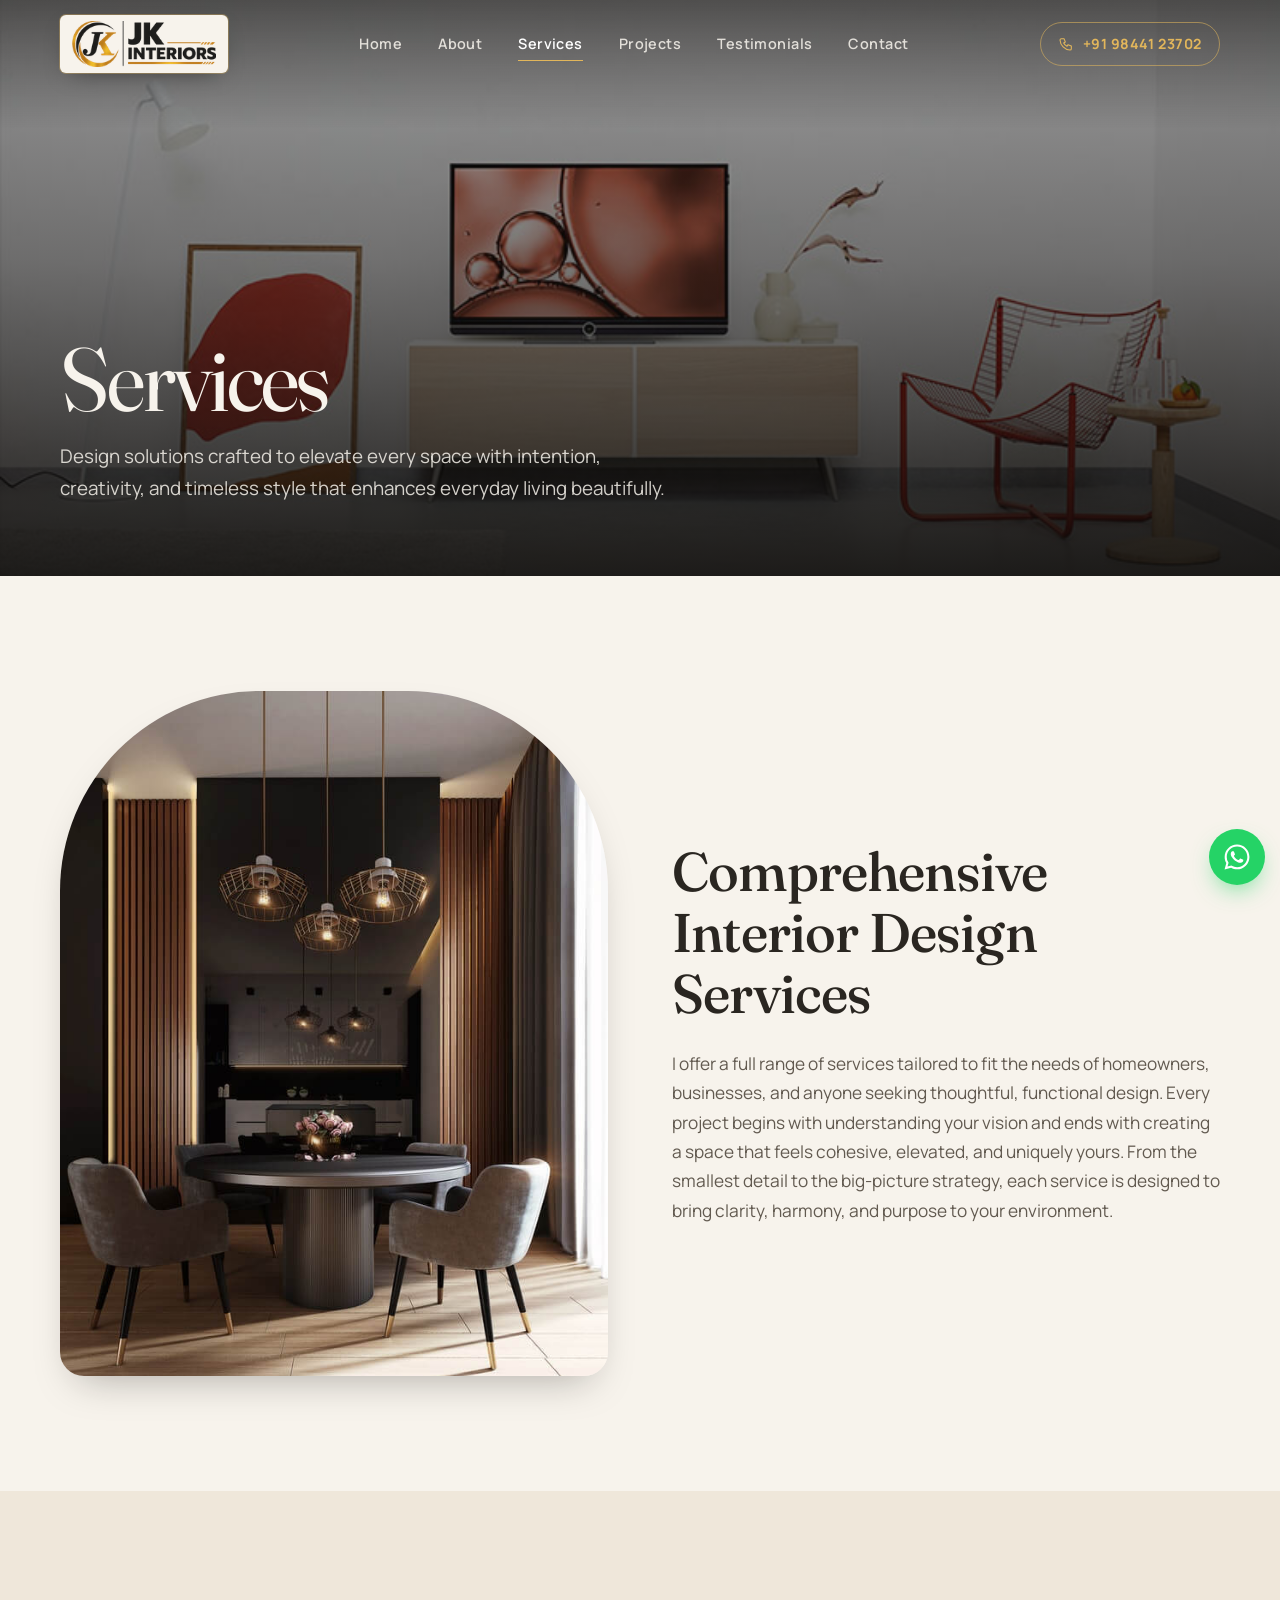
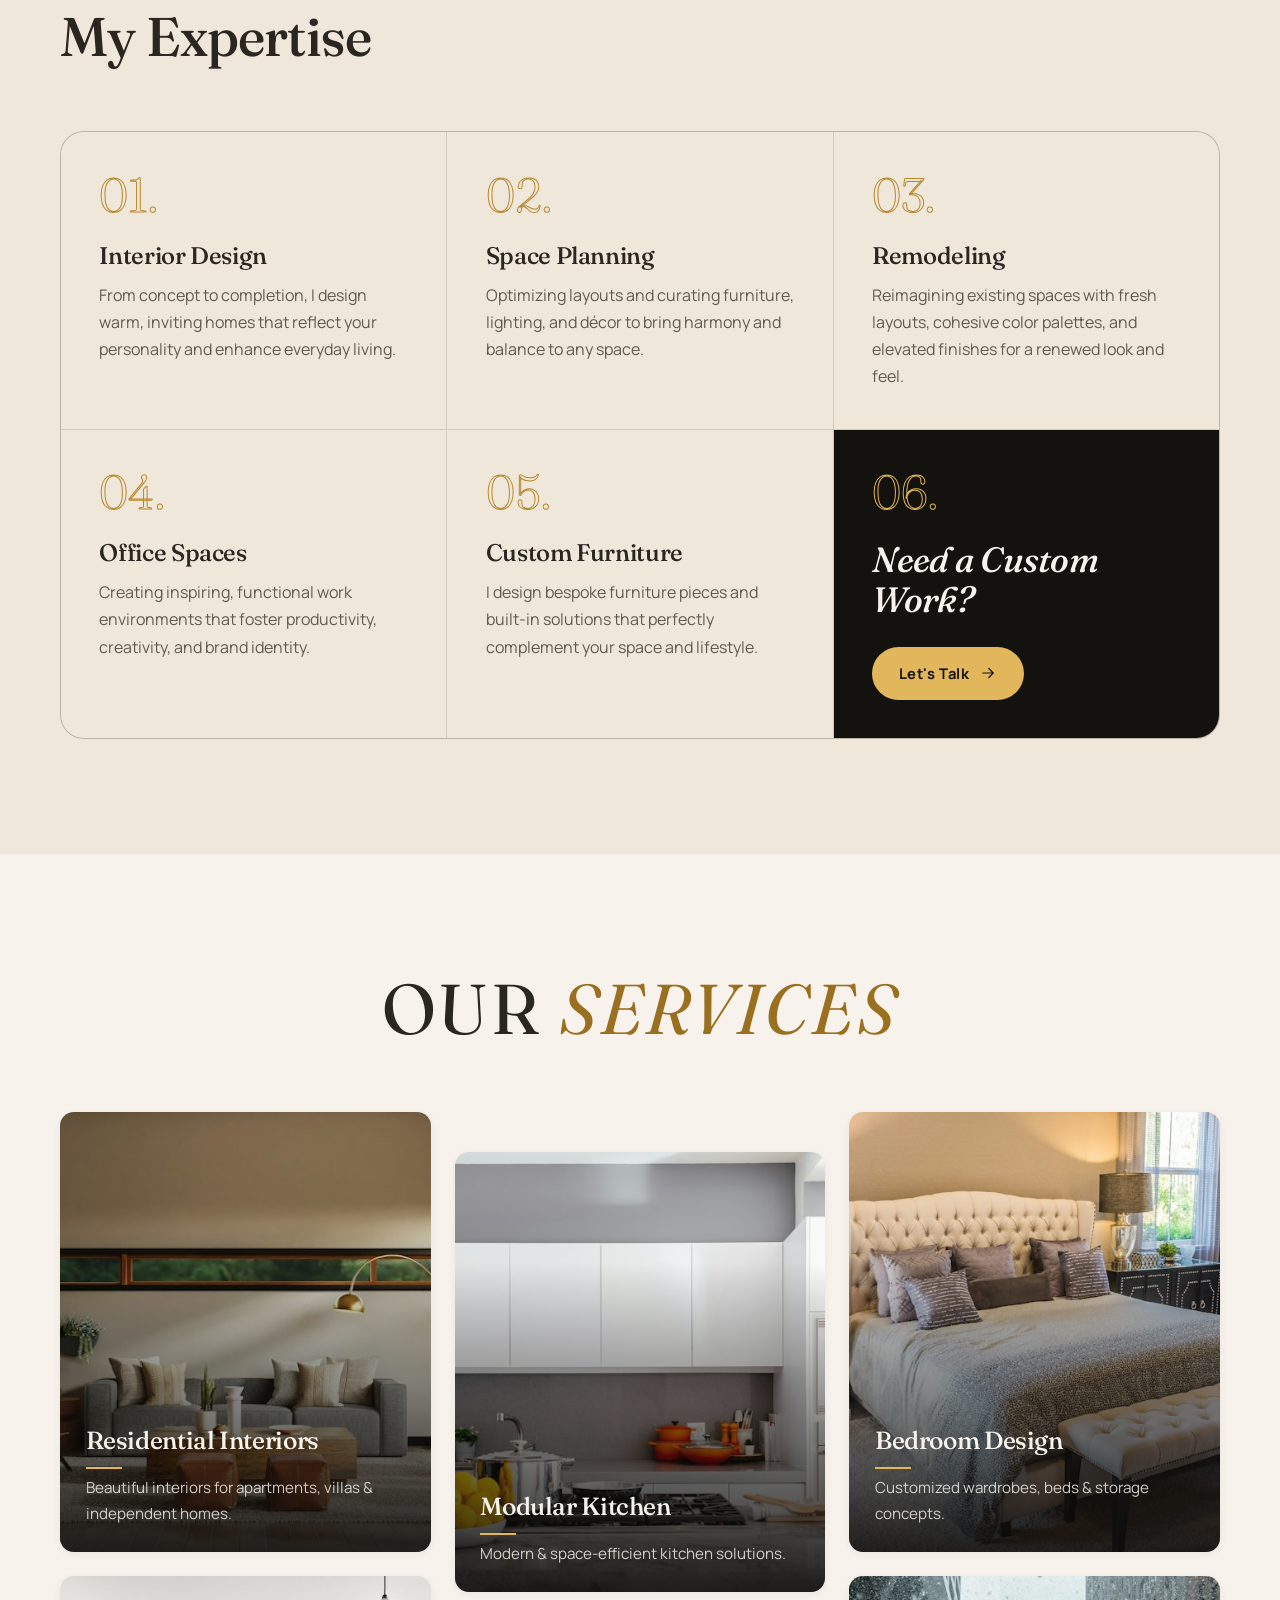
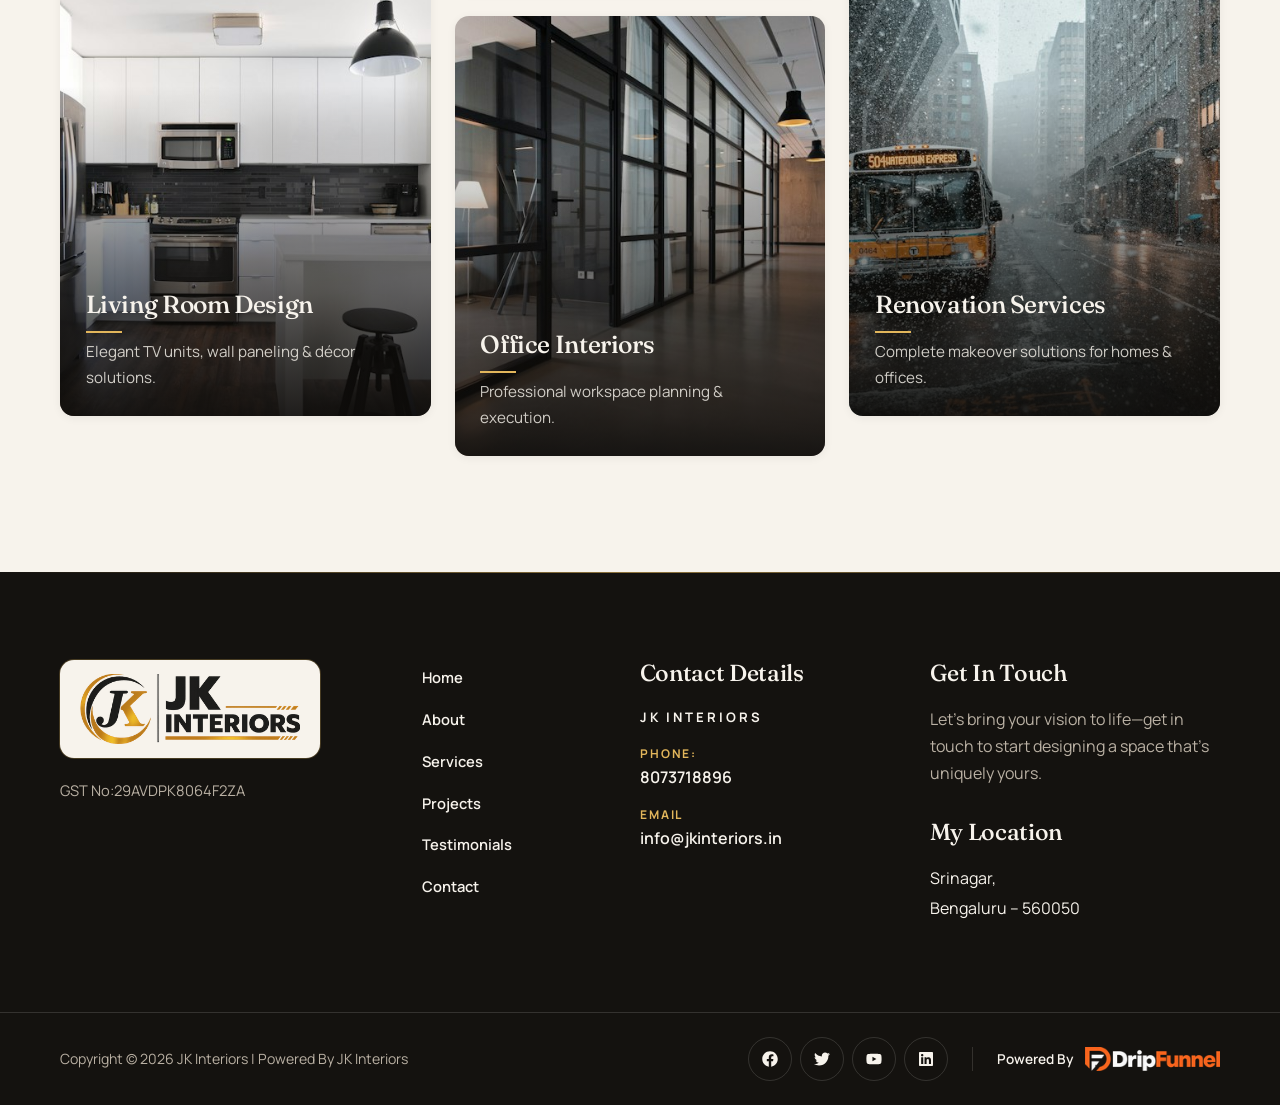
<file: pages/services.html>
<!DOCTYPE html>
<html lang="en-US">
<head>
<meta charset="UTF-8">
<meta name="viewport" content="width=device-width, initial-scale=1">
<title>Services - JK Interiors</title>
<meta name="description" content="Services Design solutions crafted to elevate every space with intention, creativity, and timeless style that enhances everyday living beautifully.">
<meta name="robots" content="index, follow">
<link rel="canonical" href="https://jkinteriors.in/services/">
<meta property="og:url" content="https://jkinteriors.in/services/">
<meta property="og:site_name" content="JK Interiors">
<meta property="og:locale" content="en_US">
<meta property="og:type" content="website">
<meta property="og:title" content="Services - JK Interiors">
<meta property="og:description" content="Services Design solutions crafted to elevate every space with intention, creativity, and timeless style that enhances everyday living beautifully.">
<meta property="og:image" content="https://jkinteriors.in/wp-content/uploads/2020/06/gray-dining-table-under-pendant-lamps.jpg">
<meta name="twitter:card" content="summary_large_image">
<meta name="twitter:title" content="Services - JK Interiors">
<meta name="twitter:description" content="Services Design solutions crafted to elevate every space with intention, creativity, and timeless style that enhances everyday living beautifully.">
<meta name="theme-color" content="#14120f">
<link rel="icon" href="../images/brand/favicon-32.png" sizes="32x32">
<link rel="icon" href="../images/brand/favicon-192.png" sizes="192x192">
<link rel="apple-touch-icon" href="../images/brand/apple-touch-icon.png">
<link rel="preconnect" href="https://fonts.googleapis.com">
<link rel="preconnect" href="https://fonts.gstatic.com" crossorigin>
<link rel="stylesheet" href="https://fonts.googleapis.com/css2?family=Fraunces:ital,opsz,wght@0,9..144,300..600;1,9..144,300..500&amp;family=Manrope:wght@400;500;600;700&amp;display=swap">
<link rel="stylesheet" href="../css/style.css">
<link rel="stylesheet" href="../css/responsive.css">
<script>document.documentElement.className += " js";</script>
<script type="application/ld+json">
{
  "@context": "https://schema.org",
  "@graph": [
    {
      "@type": "WebSite",
      "@id": "https://jkinteriors.in/#website",
      "name": "JK Interiors",
      "description": "Best Interior Design Services",
      "url": "https://jkinteriors.in/",
      "publisher": {
        "@id": "https://jkinteriors.in/#organization"
      }
    },
    {
      "@type": "Organization",
      "@id": "https://jkinteriors.in/#organization",
      "name": "JK Interiors",
      "logo": "https://jkinteriors.in/wp-content/uploads/2026/06/cropped-Transparentjk.png",
      "slogan": "Best Interior Design Services",
      "url": "https://jkinteriors.in/"
    },
    {
      "@type": "WebPage",
      "@id": "https://jkinteriors.in/services/#webpage",
      "name": "Services",
      "inLanguage": "en-US",
      "url": "https://jkinteriors.in/services/",
      "isPartOf": {
        "@id": "https://jkinteriors.in/#website"
      }
    }
  ]
}
</script>
</head>
<body class="page-services">
<a class="skip-link" href="#content">Skip to content</a>

<header class="site-header">
  <div class="container site-header__inner">
    <a class="brand" href="../index.html" aria-label="JK Interiors — Home">
      <img src="../images/brand/logo-jk-web.png" srcset="../images/brand/logo-jk-web.png 1x, ../images/brand/logo-jk-web@2x.png 2x" width="201" height="64" alt="JK Interiors">
    </a>
    <nav class="primary-nav" aria-label="Primary">
      <ul class="nav-list">
<li><a href="../index.html">Home</a></li>
<li><a href="../pages/about.html">About</a></li>
<li><a href="../pages/services.html" aria-current="page">Services</a></li>
<li><a href="../pages/projects.html">Projects</a></li>
<li><a href="../pages/testimonials.html">Testimonials</a></li>
<li><a href="../pages/contact.html">Contact</a></li>
      </ul>
    </nav>
    <div class="header-actions">
      <a class="header-phone" href="tel:+919844123702"><svg viewBox="0 0 24 24" fill="none" stroke="currentColor" stroke-width="1.6" stroke-linecap="round" stroke-linejoin="round" aria-hidden="true" focusable="false"><path d="M5 4h4l2 5-2.5 1.5a11 11 0 005 5L15 13l5 2v4a2 2 0 01-2 2A16 16 0 013 6a2 2 0 012-2"/></svg><span>+91 98441 23702</span></a>
      <button class="nav-toggle" type="button" aria-expanded="false" aria-controls="mobile-nav" aria-label="Open menu">
        <span class="nav-toggle__bars" aria-hidden="true"></span>
      </button>
    </div>
  </div>
</header>

<div class="mobile-nav" id="mobile-nav" aria-hidden="true" inert>
  <nav aria-label="Mobile">
    <ul class="mobile-nav__list">
<li><a href="../index.html">Home</a></li>
<li><a href="../pages/about.html">About</a></li>
<li><a href="../pages/services.html" aria-current="page">Services</a></li>
<li><a href="../pages/projects.html">Projects</a></li>
<li><a href="../pages/testimonials.html">Testimonials</a></li>
<li><a href="../pages/contact.html">Contact</a></li>
    </ul>
  </nav>
  <a class="btn btn--brass mobile-nav__phone" href="tel:+919844123702"><svg viewBox="0 0 24 24" fill="none" stroke="currentColor" stroke-width="1.6" stroke-linecap="round" stroke-linejoin="round" aria-hidden="true" focusable="false"><path d="M5 4h4l2 5-2.5 1.5a11 11 0 005 5L15 13l5 2v4a2 2 0 01-2 2A16 16 0 013 6a2 2 0 012-2"/></svg><span>+91 98441 23702</span></a>
</div>

<main id="content">
<section class="page-hero" style="background-image:url('../images/backgrounds/flat-screen-tv.jpg')">
  <div class="container">
    <h1 class="page-hero__title reveal">Services</h1>
    <p class="page-hero__text reveal" style="--reveal-delay:.1s">Design solutions crafted to elevate every space with intention, creativity, and timeless style that enhances everyday living beautifully.</p>
  </div>
</section>

<section class="section" aria-labelledby="comprehensive-title">
  <div class="container overview">
    <div class="overview__media reveal">
      <img src="../images/services/gray-dining-table-under-pendant-lamps.jpg" alt="gray dining table under pendant lamps" loading="lazy" decoding="async">
    </div>
    <div class="reveal" style="--reveal-delay:.1s">
      <h2 class="display-title" id="comprehensive-title" style="margin-bottom:1.5rem">Comprehensive Interior Design Services</h2>
      <p class="overview__text">I offer a full range of services tailored to fit the needs of homeowners, businesses, and anyone seeking thoughtful, functional design. Every project begins with understanding your vision and ends with creating a space that feels cohesive, elevated, and uniquely yours. From the smallest detail to the big-picture strategy, each service is designed to bring clarity, harmony, and purpose to your environment.</p>
    </div>
  </div>
</section>

<section class="section section--sand" aria-labelledby="expertise-title">
  <div class="container">
    <div class="section-head reveal">
      <h2 class="display-title" id="expertise-title">My Expertise</h2>
    </div>
    <div class="expertise">
      <article class="expertise__item reveal" style="--reveal-delay:0.00s">
        <p class="expertise__num">01.</p>
        <h3 class="expertise__title">Interior Design</h3>
        <p class="expertise__text">From concept to completion, I design warm, inviting homes that reflect your personality and enhance everyday living.</p>
      </article>
      <article class="expertise__item reveal" style="--reveal-delay:0.08s">
        <p class="expertise__num">02.</p>
        <h3 class="expertise__title">Space Planning</h3>
        <p class="expertise__text">Optimizing layouts and curating furniture, lighting, and décor to bring harmony and balance to any space.</p>
      </article>
      <article class="expertise__item reveal" style="--reveal-delay:0.16s">
        <p class="expertise__num">03.</p>
        <h3 class="expertise__title">Remodeling</h3>
        <p class="expertise__text">Reimagining existing spaces with fresh layouts, cohesive color palettes, and elevated finishes for a renewed look and feel.</p>
      </article>
      <article class="expertise__item reveal" style="--reveal-delay:0.00s">
        <p class="expertise__num">04.</p>
        <h3 class="expertise__title">Office Spaces</h3>
        <p class="expertise__text">Creating inspiring, functional work environments that foster productivity, creativity, and brand identity.</p>
      </article>
      <article class="expertise__item reveal" style="--reveal-delay:0.08s">
        <p class="expertise__num">05.</p>
        <h3 class="expertise__title">Custom Furniture</h3>
        <p class="expertise__text">I design bespoke furniture pieces and built-in solutions that perfectly complement your space and lifestyle.</p>
      </article>
      <article class="expertise__item expertise__item--cta reveal" style="--reveal-delay:.16s">
        <p class="expertise__num">06.</p>
        <h3 class="expertise__title">Need a Custom Work?</h3>
        <a class="btn btn--brass" href="contact.html">Let's Talk <svg viewBox="0 0 24 24" fill="none" stroke="currentColor" stroke-width="1.6" stroke-linecap="round" stroke-linejoin="round" aria-hidden="true" focusable="false"><path d="M5 12h14M13 6l6 6-6 6"/></svg></a>
      </article>
    </div>
  </div>
</section>

<section class="section" aria-labelledby="our-services-title">
  <div class="container">
    <div class="section-head section-head--center reveal">
      <h2 class="services-title" id="our-services-title">OUR <span>SERVICES</span></h2>
    </div>
    <div class="services-grid">
      <article class="service-card reveal" style="--reveal-delay:0.00s">
        <img src="../images/services/residential-interiors.jpg" alt="" loading="lazy" decoding="async" width="800" height="1000">
        <h3 class="service-card__title">Residential Interiors</h3>
        <p class="service-card__text">Beautiful interiors for apartments, villas &amp; independent homes.</p>
      </article>
      <article class="service-card reveal" style="--reveal-delay:0.08s">
        <img src="../images/services/modular-kitchen.jpg" alt="" loading="lazy" decoding="async" width="800" height="1000">
        <h3 class="service-card__title">Modular Kitchen</h3>
        <p class="service-card__text">Modern &amp; space-efficient kitchen solutions.</p>
      </article>
      <article class="service-card reveal" style="--reveal-delay:0.16s">
        <img src="../images/services/bedroom-design.jpg" alt="" loading="lazy" decoding="async" width="800" height="1000">
        <h3 class="service-card__title">Bedroom Design</h3>
        <p class="service-card__text">Customized wardrobes, beds &amp; storage concepts.</p>
      </article>
      <article class="service-card reveal" style="--reveal-delay:0.00s">
        <img src="../images/services/living-room-design.jpg" alt="" loading="lazy" decoding="async" width="800" height="1000">
        <h3 class="service-card__title">Living Room Design</h3>
        <p class="service-card__text">Elegant TV units, wall paneling &amp; décor solutions.</p>
      </article>
      <article class="service-card reveal" style="--reveal-delay:0.08s">
        <img src="../images/services/office-interiors.jpg" alt="" loading="lazy" decoding="async" width="800" height="1000">
        <h3 class="service-card__title">Office Interiors</h3>
        <p class="service-card__text">Professional workspace planning &amp; execution.</p>
      </article>
      <article class="service-card reveal" style="--reveal-delay:0.16s">
        <img src="../images/services/renovation-services.jpg" alt="" loading="lazy" decoding="async" width="800" height="1000">
        <h3 class="service-card__title">Renovation Services</h3>
        <p class="service-card__text">Complete makeover solutions for homes &amp; offices.</p>
      </article>
    </div>
  </div>
</section>
</main>

<footer class="site-footer on-dark">
  <div class="container footer-main">
    <div class="footer-brand">
      <span class="footer-logo"><img src="../images/brand/logo-jk-web@2x.png" width="402" height="128" alt="JK Interiors" loading="lazy" decoding="async"></span>
      <p class="footer-gst">GST No:29AVDPK8064F2ZA</p>
    </div>
    <div class="footer-col footer-col--nav">
      <nav aria-label="Footer">
        <ul class="footer-nav">
<li><a href="../index.html">Home</a></li>
<li><a href="../pages/about.html">About</a></li>
<li><a href="../pages/services.html">Services</a></li>
<li><a href="../pages/projects.html">Projects</a></li>
<li><a href="../pages/testimonials.html">Testimonials</a></li>
<li><a href="../pages/contact.html">Contact</a></li>
        </ul>
      </nav>
    </div>
    <div class="footer-col">
      <h2 class="footer-col__title">Contact Details</h2>
      <p class="footer-company">JK INTERIORS</p>
      <dl class="footer-details">
        <div><dt>Phone:</dt><dd><a href="tel:+918073718896">8073718896</a></dd></div>
        <div><dt>Email</dt><dd><a href="mailto:info@jkinteriors.in">info@jkinteriors.in</a></dd></div>
      </dl>
    </div>
    <div class="footer-col">
      <h2 class="footer-col__title">Get In Touch</h2>
      <p>Let’s bring your vision to life—get in touch to start designing a space that’s uniquely yours.</p>
      <h2 class="footer-col__title footer-col__title--spaced">My Location</h2>
      <address class="footer-address">
        <p>Srinagar,</p>
        <p>Bengaluru – 560050</p>
      </address>
    </div>
  </div>
  <div class="footer-bottom">
    <div class="container footer-bottom__inner">
      <p>Copyright © 2026 JK Interiors | Powered By JK Interiors</p>
      <div class="footer-bottom__end">
        <ul class="footer-social"><li><span class="footer-social__item" data-social="facebook" role="img" aria-label="Facebook"><svg viewBox="0 0 512 512" aria-hidden="true" focusable="false"><path d="M504 256C504 119 393 8 256 8S8 119 8 256c0 123.78 90.69 226.38 209.25 245V327.69h-63V256h63v-54.64c0-62.15 37-96.48 93.67-96.48 27.14 0 55.52 4.84 55.52 4.84v61h-31.28c-30.8 0-40.41 19.12-40.41 38.73V256h68.78l-11 71.69h-57.78V501C413.31 482.38 504 379.78 504 256z"/></svg></span></li><li><span class="footer-social__item" data-social="twitter" role="img" aria-label="Twitter"><svg viewBox="0 0 512 512" aria-hidden="true" focusable="false"><path d="M459.37 151.716c.325 4.548.325 9.097.325 13.645 0 138.72-105.583 298.558-298.558 298.558-59.452 0-114.68-17.219-161.137-47.106 8.447.974 16.568 1.299 25.34 1.299 49.055 0 94.213-16.568 130.274-44.832-46.132-.975-84.792-31.188-98.112-72.772 6.498.974 12.995 1.624 19.818 1.624 9.421 0 18.843-1.3 27.614-3.573-48.081-9.747-84.143-51.98-84.143-102.985v-1.299c13.969 7.797 30.214 12.67 47.431 13.319-28.264-18.843-46.781-51.005-46.781-87.391 0-19.492 5.197-37.36 14.294-52.954 51.655 63.675 129.3 105.258 216.365 109.807-1.624-7.797-2.599-15.918-2.599-24.04 0-57.828 46.782-104.934 104.934-104.934 30.213 0 57.502 12.67 76.67 33.137 23.715-4.548 46.456-13.32 66.599-25.34-7.798 24.366-24.366 44.833-46.132 57.827 21.117-2.273 41.584-8.122 60.426-16.243-14.292 20.791-32.161 39.308-52.628 54.253z"/></svg></span></li><li><span class="footer-social__item" data-social="youtube" role="img" aria-label="YouTube"><svg viewBox="0 0 576 512" aria-hidden="true" focusable="false"><path d="M549.655 124.083c-6.281-23.65-24.787-42.276-48.284-48.597C458.781 64 288 64 288 64S117.22 64 74.629 75.486c-23.497 6.322-42.003 24.947-48.284 48.597-11.412 42.867-11.412 132.305-11.412 132.305s0 89.438 11.412 132.305c6.281 23.65 24.787 41.5 48.284 47.821C117.22 448 288 448 288 448s170.78 0 213.371-11.486c23.497-6.321 42.003-24.171 48.284-47.821 11.412-42.867 11.412-132.305 11.412-132.305s0-89.438-11.412-132.305zm-317.51 213.508V175.185l142.739 81.205-142.739 81.201z"/></svg></span></li><li><span class="footer-social__item" data-social="linkedin" role="img" aria-label="Linkedin"><svg viewBox="0 0 448 512" aria-hidden="true" focusable="false"><path d="M416 32H31.9C14.3 32 0 46.5 0 64.3v383.4C0 465.5 14.3 480 31.9 480H416c17.6 0 32-14.5 32-32.3V64.3c0-17.8-14.4-32.3-32-32.3zM135.4 416H69V202.2h66.5V416zm-33.2-243c-21.3 0-38.5-17.3-38.5-38.5S80.9 96 102.2 96c21.2 0 38.5 17.3 38.5 38.5 0 21.3-17.2 38.5-38.5 38.5zm282.1 243h-66.4V312c0-24.8-.5-56.7-34.5-56.7-34.6 0-39.9 27-39.9 54.9V416h-66.4V202.2h63.7v29.2h.9c8.9-16.8 30.6-34.5 62.9-34.5 67.2 0 79.7 44.3 79.7 101.9V416z"/></svg></span></li></ul>
        <p class="powered-by">
          <span>Powered By</span>
          <a href="https://www.dripfunnel.com/in/" target="_blank" rel="noopener" aria-label="DripFunnel (opens in a new tab)">
            <img src="../images/dripfunnel/dripfunnel-white-logo.png" srcset="../images/dripfunnel/dripfunnel-white-logo.png 1x, ../images/dripfunnel/dripfunnel-white-logo@2x.png 2x" width="169" height="30" alt="DripFunnel" loading="lazy" decoding="async">
          </a>
        </p>
      </div>
    </div>
  </div>
</footer>

<a class="whatsapp-float" href="https://wa.me/918073718896" target="_blank" rel="noopener noreferrer" aria-label="Chat with us on WhatsApp">
  <span class="whatsapp-float__label" aria-hidden="true">Chat with us</span>
  <span class="whatsapp-float__icon"><svg viewBox="0 0 24 24" aria-hidden="true" focusable="false"><path d="M12.04 2C6.58 2 2.13 6.45 2.13 11.91c0 1.75.46 3.45 1.32 4.95L2.05 22l5.25-1.38c1.45.79 3.08 1.21 4.74 1.21 5.46 0 9.91-4.45 9.91-9.91C21.95 6.45 17.5 2 12.04 2zm0 18.15c-1.48 0-2.93-.4-4.2-1.15l-.3-.18-3.12.82.83-3.04-.2-.31a8.24 8.24 0 01-1.26-4.38c0-4.54 3.7-8.24 8.25-8.24 4.54 0 8.24 3.7 8.24 8.24 0 4.55-3.7 8.24-8.24 8.24zm4.52-6.17c-.25-.12-1.47-.72-1.69-.81-.23-.08-.39-.12-.56.13-.17.25-.64.81-.78.97-.14.17-.29.19-.54.06-.25-.12-1.05-.39-1.99-1.23-.74-.66-1.23-1.47-1.38-1.72-.14-.25-.02-.38.11-.51.11-.11.25-.29.37-.43.13-.15.17-.25.25-.42.08-.17.04-.31-.02-.43-.06-.12-.56-1.34-.76-1.84-.2-.48-.41-.42-.56-.43h-.48c-.17 0-.43.06-.66.31-.22.25-.86.85-.86 2.07 0 1.22.89 2.4 1.01 2.56.12.17 1.75 2.67 4.23 3.74.59.26 1.05.41 1.41.52.59.19 1.13.16 1.56.1.48-.07 1.47-.6 1.67-1.18.21-.58.21-1.07.14-1.18-.06-.1-.22-.16-.47-.28z"/></svg></span>
</a>

<script src="../js/config.js" defer></script>
<script src="../js/navigation.js" defer></script>
<script src="../js/main.js" defer></script>
</body>
</html>
</file>
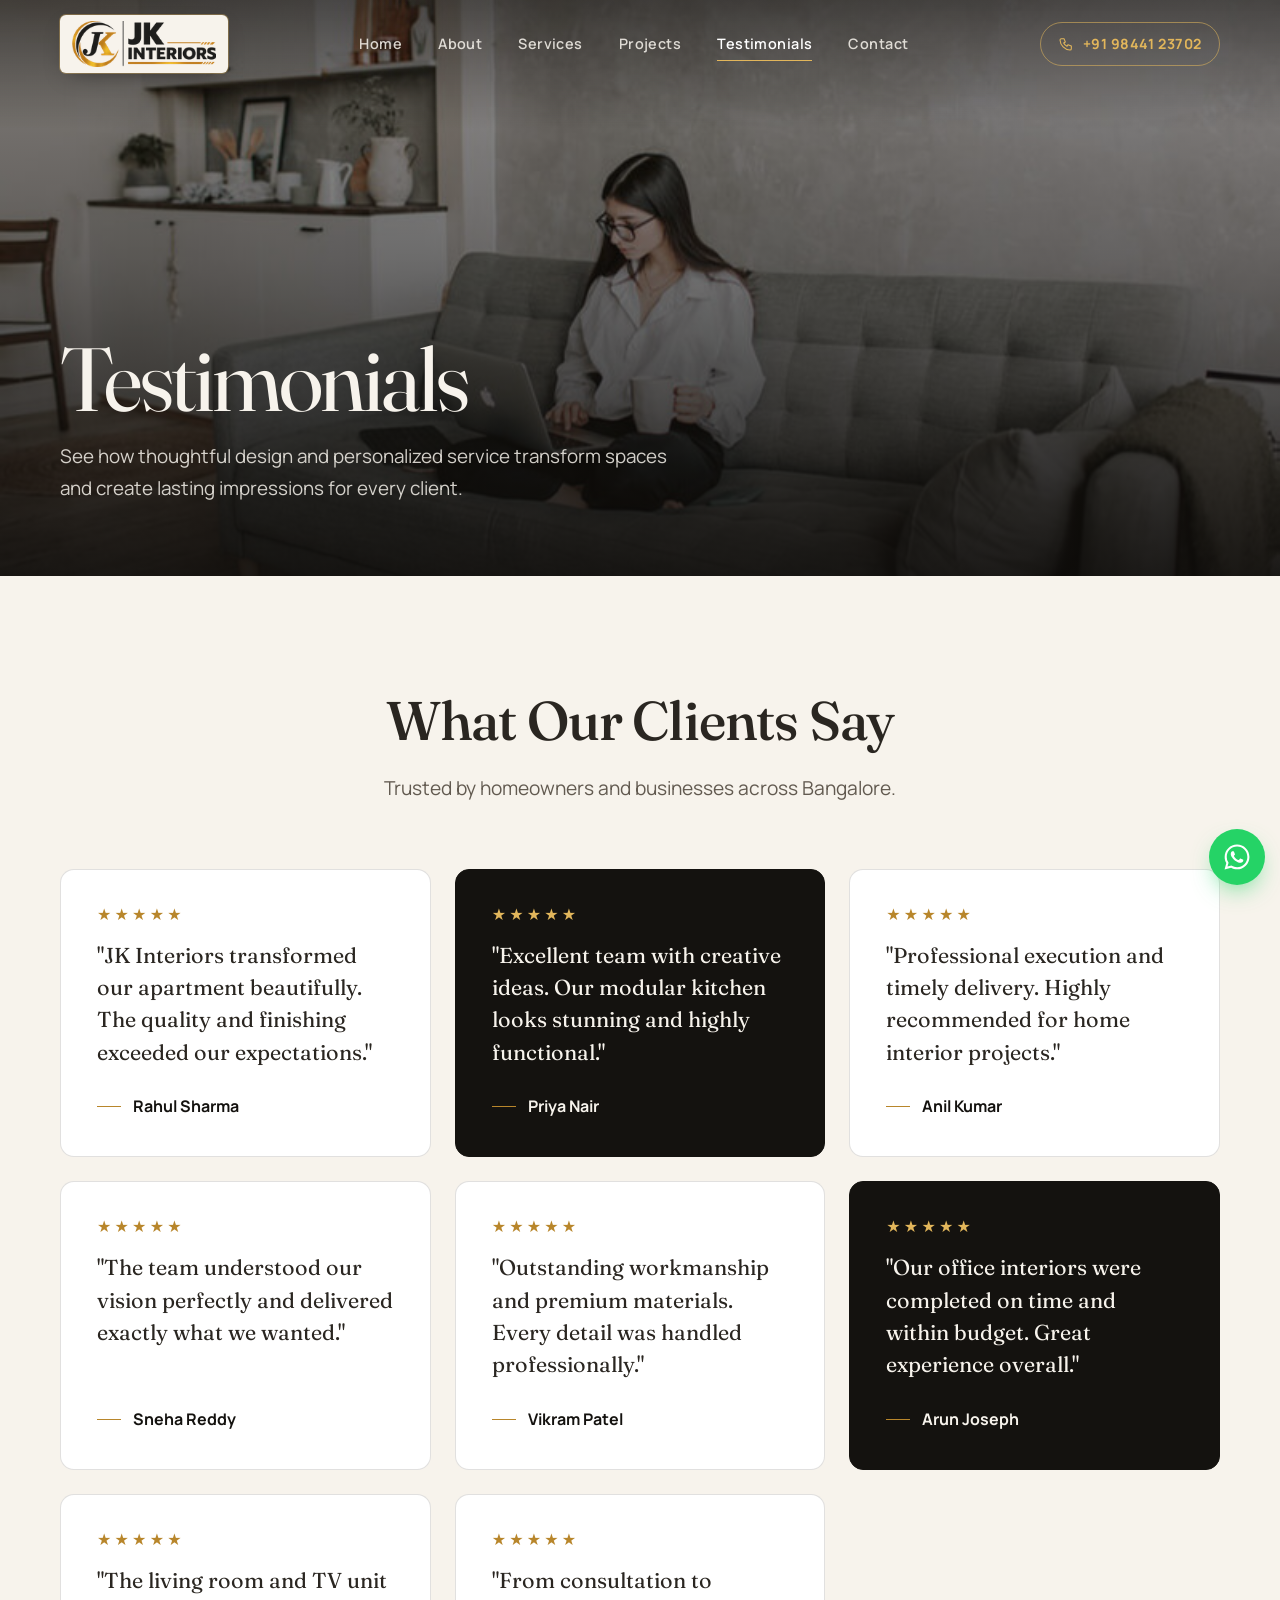
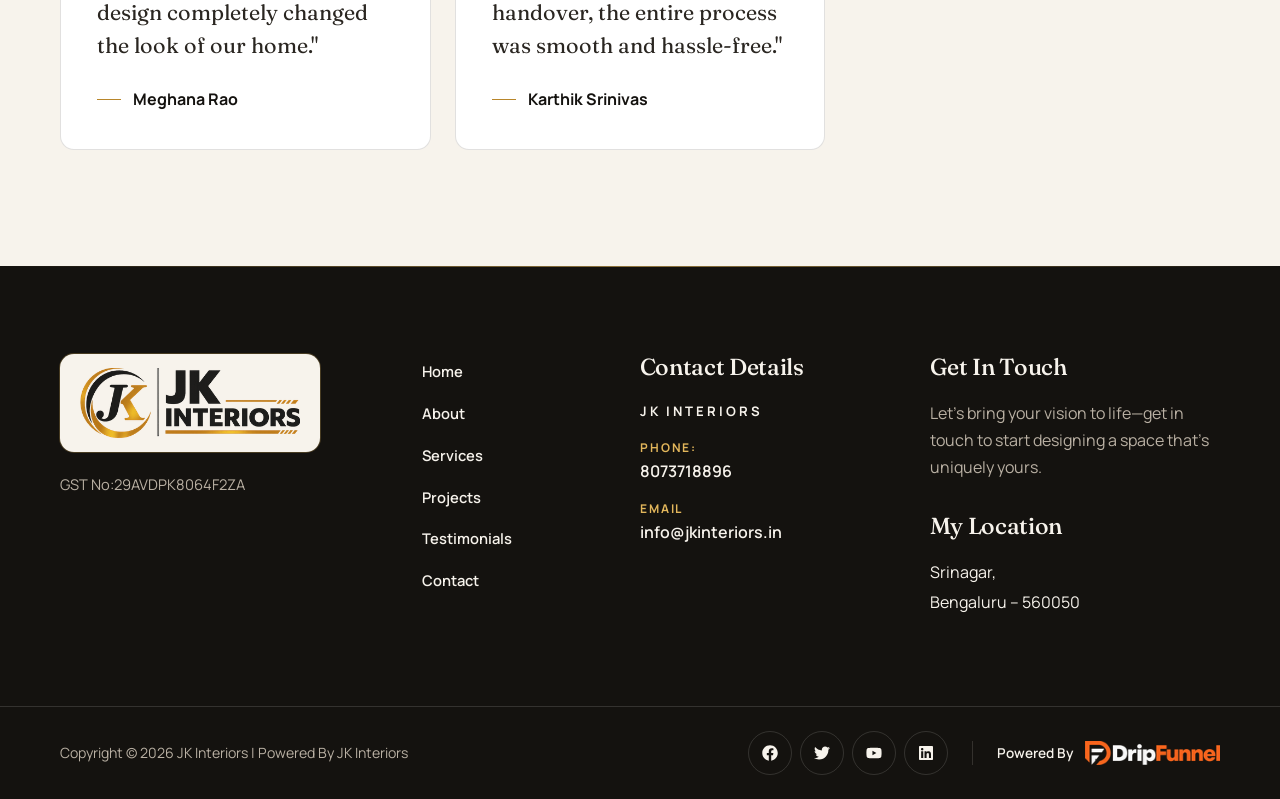
<file: pages/testimonials.html>
<!DOCTYPE html>
<html lang="en-US">
<head>
<meta charset="UTF-8">
<meta name="viewport" content="width=device-width, initial-scale=1">
<title>Testimonials - JK Interiors</title>
<meta name="description" content="Testimonials See how thoughtful design and personalized service transform spaces and create lasting impressions for every client. What Our Clients Say Trusted">
<meta name="robots" content="index, follow">
<link rel="canonical" href="https://jkinteriors.in/testimonials/">
<meta property="og:url" content="https://jkinteriors.in/testimonials/">
<meta property="og:site_name" content="JK Interiors">
<meta property="og:locale" content="en_US">
<meta property="og:type" content="website">
<meta property="og:title" content="Testimonials - JK Interiors">
<meta property="og:description" content="Testimonials See how thoughtful design and personalized service transform spaces and create lasting impressions for every client. What Our Clients Say Trusted">
<meta name="twitter:card" content="summary_large_image">
<meta name="twitter:title" content="Testimonials - JK Interiors">
<meta name="twitter:description" content="Testimonials See how thoughtful design and personalized service transform spaces and create lasting impressions for every client. What Our Clients Say Trusted">
<meta name="theme-color" content="#14120f">
<link rel="icon" href="../images/brand/favicon-32.png" sizes="32x32">
<link rel="icon" href="../images/brand/favicon-192.png" sizes="192x192">
<link rel="apple-touch-icon" href="../images/brand/apple-touch-icon.png">
<link rel="preconnect" href="https://fonts.googleapis.com">
<link rel="preconnect" href="https://fonts.gstatic.com" crossorigin>
<link rel="stylesheet" href="https://fonts.googleapis.com/css2?family=Fraunces:ital,opsz,wght@0,9..144,300..600;1,9..144,300..500&amp;family=Manrope:wght@400;500;600;700&amp;display=swap">
<link rel="stylesheet" href="../css/style.css">
<link rel="stylesheet" href="../css/responsive.css">
<script>document.documentElement.className += " js";</script>
<script type="application/ld+json">
{
  "@context": "https://schema.org",
  "@graph": [
    {
      "@type": "WebSite",
      "@id": "https://jkinteriors.in/#website",
      "name": "JK Interiors",
      "description": "Best Interior Design Services",
      "url": "https://jkinteriors.in/",
      "publisher": {
        "@id": "https://jkinteriors.in/#organization"
      }
    },
    {
      "@type": "Organization",
      "@id": "https://jkinteriors.in/#organization",
      "name": "JK Interiors",
      "logo": "https://jkinteriors.in/wp-content/uploads/2026/06/cropped-Transparentjk.png",
      "slogan": "Best Interior Design Services",
      "url": "https://jkinteriors.in/"
    },
    {
      "@type": "WebPage",
      "@id": "https://jkinteriors.in/testimonials/#webpage",
      "name": "Testimonials",
      "inLanguage": "en-US",
      "url": "https://jkinteriors.in/testimonials/",
      "isPartOf": {
        "@id": "https://jkinteriors.in/#website"
      }
    }
  ]
}
</script>
</head>
<body class="page-testimonials">
<a class="skip-link" href="#content">Skip to content</a>

<header class="site-header">
  <div class="container site-header__inner">
    <a class="brand" href="../index.html" aria-label="JK Interiors — Home">
      <img src="../images/brand/logo-jk-web.png" srcset="../images/brand/logo-jk-web.png 1x, ../images/brand/logo-jk-web@2x.png 2x" width="201" height="64" alt="JK Interiors">
    </a>
    <nav class="primary-nav" aria-label="Primary">
      <ul class="nav-list">
<li><a href="../index.html">Home</a></li>
<li><a href="../pages/about.html">About</a></li>
<li><a href="../pages/services.html">Services</a></li>
<li><a href="../pages/projects.html">Projects</a></li>
<li><a href="../pages/testimonials.html" aria-current="page">Testimonials</a></li>
<li><a href="../pages/contact.html">Contact</a></li>
      </ul>
    </nav>
    <div class="header-actions">
      <a class="header-phone" href="tel:+919844123702"><svg viewBox="0 0 24 24" fill="none" stroke="currentColor" stroke-width="1.6" stroke-linecap="round" stroke-linejoin="round" aria-hidden="true" focusable="false"><path d="M5 4h4l2 5-2.5 1.5a11 11 0 005 5L15 13l5 2v4a2 2 0 01-2 2A16 16 0 013 6a2 2 0 012-2"/></svg><span>+91 98441 23702</span></a>
      <button class="nav-toggle" type="button" aria-expanded="false" aria-controls="mobile-nav" aria-label="Open menu">
        <span class="nav-toggle__bars" aria-hidden="true"></span>
      </button>
    </div>
  </div>
</header>

<div class="mobile-nav" id="mobile-nav" aria-hidden="true" inert>
  <nav aria-label="Mobile">
    <ul class="mobile-nav__list">
<li><a href="../index.html">Home</a></li>
<li><a href="../pages/about.html">About</a></li>
<li><a href="../pages/services.html">Services</a></li>
<li><a href="../pages/projects.html">Projects</a></li>
<li><a href="../pages/testimonials.html" aria-current="page">Testimonials</a></li>
<li><a href="../pages/contact.html">Contact</a></li>
    </ul>
  </nav>
  <a class="btn btn--brass mobile-nav__phone" href="tel:+919844123702"><svg viewBox="0 0 24 24" fill="none" stroke="currentColor" stroke-width="1.6" stroke-linecap="round" stroke-linejoin="round" aria-hidden="true" focusable="false"><path d="M5 4h4l2 5-2.5 1.5a11 11 0 005 5L15 13l5 2v4a2 2 0 01-2 2A16 16 0 013 6a2 2 0 012-2"/></svg><span>+91 98441 23702</span></a>
</div>

<main id="content">
<section class="page-hero" style="background-image:url('../images/backgrounds/woman-sitting-on-sofa.jpg')">
  <div class="container">
    <h1 class="page-hero__title reveal">Testimonials</h1>
    <p class="page-hero__text reveal" style="--reveal-delay:.1s">See how thoughtful design and personalized service transform spaces and create lasting impressions for every client.</p>
  </div>
</section>

<section class="section" aria-labelledby="clients-title">
  <div class="container">
    <div class="section-head section-head--center reveal">
      <h2 class="display-title" id="clients-title">What Our Clients Say</h2>
      <p class="lead">Trusted by homeowners and businesses across Bangalore.</p>
    </div>
    <div class="testimonials">
      <figure class="testimonial reveal" style="--reveal-delay:0.00s">
        <blockquote class="testimonial__quote"><p>"JK Interiors transformed our apartment beautifully. The quality and finishing exceeded our expectations."</p></blockquote>
        <h4 class="testimonial__stars"><span aria-hidden="true">★★★★★</span><span class="visually-hidden">5 out of 5 stars</span></h4>
        <figcaption class="testimonial__name">Rahul Sharma</figcaption>
      </figure>
      <figure class="testimonial reveal" style="--reveal-delay:0.08s">
        <blockquote class="testimonial__quote"><p>"Excellent team with creative ideas. Our modular kitchen looks stunning and highly functional."</p></blockquote>
        <h4 class="testimonial__stars"><span aria-hidden="true">★★★★★</span><span class="visually-hidden">5 out of 5 stars</span></h4>
        <figcaption class="testimonial__name">Priya Nair</figcaption>
      </figure>
      <figure class="testimonial reveal" style="--reveal-delay:0.16s">
        <blockquote class="testimonial__quote"><p>"Professional execution and timely delivery. Highly recommended for home interior projects."</p></blockquote>
        <h4 class="testimonial__stars"><span aria-hidden="true">★★★★★</span><span class="visually-hidden">5 out of 5 stars</span></h4>
        <figcaption class="testimonial__name">Anil Kumar</figcaption>
      </figure>
      <figure class="testimonial reveal" style="--reveal-delay:0.00s">
        <blockquote class="testimonial__quote"><p>"The team understood our vision perfectly and delivered exactly what we wanted."</p></blockquote>
        <h4 class="testimonial__stars"><span aria-hidden="true">★★★★★</span><span class="visually-hidden">5 out of 5 stars</span></h4>
        <figcaption class="testimonial__name">Sneha Reddy</figcaption>
      </figure>
      <figure class="testimonial reveal" style="--reveal-delay:0.08s">
        <blockquote class="testimonial__quote"><p>"Outstanding workmanship and premium materials. Every detail was handled professionally."</p></blockquote>
        <h4 class="testimonial__stars"><span aria-hidden="true">★★★★★</span><span class="visually-hidden">5 out of 5 stars</span></h4>
        <figcaption class="testimonial__name">Vikram Patel</figcaption>
      </figure>
      <figure class="testimonial reveal" style="--reveal-delay:0.16s">
        <blockquote class="testimonial__quote"><p>"Our office interiors were completed on time and within budget. Great experience overall."</p></blockquote>
        <h4 class="testimonial__stars"><span aria-hidden="true">★★★★★</span><span class="visually-hidden">5 out of 5 stars</span></h4>
        <figcaption class="testimonial__name">Arun Joseph</figcaption>
      </figure>
      <figure class="testimonial reveal" style="--reveal-delay:0.00s">
        <blockquote class="testimonial__quote"><p>"The living room and TV unit design completely changed the look of our home."</p></blockquote>
        <h4 class="testimonial__stars"><span aria-hidden="true">★★★★★</span><span class="visually-hidden">5 out of 5 stars</span></h4>
        <figcaption class="testimonial__name">Meghana Rao</figcaption>
      </figure>
      <figure class="testimonial reveal" style="--reveal-delay:0.08s">
        <blockquote class="testimonial__quote"><p>"From consultation to handover, the entire process was smooth and hassle-free."</p></blockquote>
        <h4 class="testimonial__stars"><span aria-hidden="true">★★★★★</span><span class="visually-hidden">5 out of 5 stars</span></h4>
        <figcaption class="testimonial__name">Karthik Srinivas</figcaption>
      </figure>
    </div>
  </div>
</section>
</main>

<footer class="site-footer on-dark">
  <div class="container footer-main">
    <div class="footer-brand">
      <span class="footer-logo"><img src="../images/brand/logo-jk-web@2x.png" width="402" height="128" alt="JK Interiors" loading="lazy" decoding="async"></span>
      <p class="footer-gst">GST No:29AVDPK8064F2ZA</p>
    </div>
    <div class="footer-col footer-col--nav">
      <nav aria-label="Footer">
        <ul class="footer-nav">
<li><a href="../index.html">Home</a></li>
<li><a href="../pages/about.html">About</a></li>
<li><a href="../pages/services.html">Services</a></li>
<li><a href="../pages/projects.html">Projects</a></li>
<li><a href="../pages/testimonials.html">Testimonials</a></li>
<li><a href="../pages/contact.html">Contact</a></li>
        </ul>
      </nav>
    </div>
    <div class="footer-col">
      <h2 class="footer-col__title">Contact Details</h2>
      <p class="footer-company">JK INTERIORS</p>
      <dl class="footer-details">
        <div><dt>Phone:</dt><dd><a href="tel:+918073718896">8073718896</a></dd></div>
        <div><dt>Email</dt><dd><a href="mailto:info@jkinteriors.in">info@jkinteriors.in</a></dd></div>
      </dl>
    </div>
    <div class="footer-col">
      <h2 class="footer-col__title">Get In Touch</h2>
      <p>Let’s bring your vision to life—get in touch to start designing a space that’s uniquely yours.</p>
      <h2 class="footer-col__title footer-col__title--spaced">My Location</h2>
      <address class="footer-address">
        <p>Srinagar,</p>
        <p>Bengaluru – 560050</p>
      </address>
    </div>
  </div>
  <div class="footer-bottom">
    <div class="container footer-bottom__inner">
      <p>Copyright © 2026 JK Interiors | Powered By JK Interiors</p>
      <div class="footer-bottom__end">
        <ul class="footer-social"><li><span class="footer-social__item" data-social="facebook" role="img" aria-label="Facebook"><svg viewBox="0 0 512 512" aria-hidden="true" focusable="false"><path d="M504 256C504 119 393 8 256 8S8 119 8 256c0 123.78 90.69 226.38 209.25 245V327.69h-63V256h63v-54.64c0-62.15 37-96.48 93.67-96.48 27.14 0 55.52 4.84 55.52 4.84v61h-31.28c-30.8 0-40.41 19.12-40.41 38.73V256h68.78l-11 71.69h-57.78V501C413.31 482.38 504 379.78 504 256z"/></svg></span></li><li><span class="footer-social__item" data-social="twitter" role="img" aria-label="Twitter"><svg viewBox="0 0 512 512" aria-hidden="true" focusable="false"><path d="M459.37 151.716c.325 4.548.325 9.097.325 13.645 0 138.72-105.583 298.558-298.558 298.558-59.452 0-114.68-17.219-161.137-47.106 8.447.974 16.568 1.299 25.34 1.299 49.055 0 94.213-16.568 130.274-44.832-46.132-.975-84.792-31.188-98.112-72.772 6.498.974 12.995 1.624 19.818 1.624 9.421 0 18.843-1.3 27.614-3.573-48.081-9.747-84.143-51.98-84.143-102.985v-1.299c13.969 7.797 30.214 12.67 47.431 13.319-28.264-18.843-46.781-51.005-46.781-87.391 0-19.492 5.197-37.36 14.294-52.954 51.655 63.675 129.3 105.258 216.365 109.807-1.624-7.797-2.599-15.918-2.599-24.04 0-57.828 46.782-104.934 104.934-104.934 30.213 0 57.502 12.67 76.67 33.137 23.715-4.548 46.456-13.32 66.599-25.34-7.798 24.366-24.366 44.833-46.132 57.827 21.117-2.273 41.584-8.122 60.426-16.243-14.292 20.791-32.161 39.308-52.628 54.253z"/></svg></span></li><li><span class="footer-social__item" data-social="youtube" role="img" aria-label="YouTube"><svg viewBox="0 0 576 512" aria-hidden="true" focusable="false"><path d="M549.655 124.083c-6.281-23.65-24.787-42.276-48.284-48.597C458.781 64 288 64 288 64S117.22 64 74.629 75.486c-23.497 6.322-42.003 24.947-48.284 48.597-11.412 42.867-11.412 132.305-11.412 132.305s0 89.438 11.412 132.305c6.281 23.65 24.787 41.5 48.284 47.821C117.22 448 288 448 288 448s170.78 0 213.371-11.486c23.497-6.321 42.003-24.171 48.284-47.821 11.412-42.867 11.412-132.305 11.412-132.305s0-89.438-11.412-132.305zm-317.51 213.508V175.185l142.739 81.205-142.739 81.201z"/></svg></span></li><li><span class="footer-social__item" data-social="linkedin" role="img" aria-label="Linkedin"><svg viewBox="0 0 448 512" aria-hidden="true" focusable="false"><path d="M416 32H31.9C14.3 32 0 46.5 0 64.3v383.4C0 465.5 14.3 480 31.9 480H416c17.6 0 32-14.5 32-32.3V64.3c0-17.8-14.4-32.3-32-32.3zM135.4 416H69V202.2h66.5V416zm-33.2-243c-21.3 0-38.5-17.3-38.5-38.5S80.9 96 102.2 96c21.2 0 38.5 17.3 38.5 38.5 0 21.3-17.2 38.5-38.5 38.5zm282.1 243h-66.4V312c0-24.8-.5-56.7-34.5-56.7-34.6 0-39.9 27-39.9 54.9V416h-66.4V202.2h63.7v29.2h.9c8.9-16.8 30.6-34.5 62.9-34.5 67.2 0 79.7 44.3 79.7 101.9V416z"/></svg></span></li></ul>
        <p class="powered-by">
          <span>Powered By</span>
          <a href="https://www.dripfunnel.com/in/" target="_blank" rel="noopener" aria-label="DripFunnel (opens in a new tab)">
            <img src="../images/dripfunnel/dripfunnel-white-logo.png" srcset="../images/dripfunnel/dripfunnel-white-logo.png 1x, ../images/dripfunnel/dripfunnel-white-logo@2x.png 2x" width="169" height="30" alt="DripFunnel" loading="lazy" decoding="async">
          </a>
        </p>
      </div>
    </div>
  </div>
</footer>

<a class="whatsapp-float" href="https://wa.me/918073718896" target="_blank" rel="noopener noreferrer" aria-label="Chat with us on WhatsApp">
  <span class="whatsapp-float__label" aria-hidden="true">Chat with us</span>
  <span class="whatsapp-float__icon"><svg viewBox="0 0 24 24" aria-hidden="true" focusable="false"><path d="M12.04 2C6.58 2 2.13 6.45 2.13 11.91c0 1.75.46 3.45 1.32 4.95L2.05 22l5.25-1.38c1.45.79 3.08 1.21 4.74 1.21 5.46 0 9.91-4.45 9.91-9.91C21.95 6.45 17.5 2 12.04 2zm0 18.15c-1.48 0-2.93-.4-4.2-1.15l-.3-.18-3.12.82.83-3.04-.2-.31a8.24 8.24 0 01-1.26-4.38c0-4.54 3.7-8.24 8.25-8.24 4.54 0 8.24 3.7 8.24 8.24 0 4.55-3.7 8.24-8.24 8.24zm4.52-6.17c-.25-.12-1.47-.72-1.69-.81-.23-.08-.39-.12-.56.13-.17.25-.64.81-.78.97-.14.17-.29.19-.54.06-.25-.12-1.05-.39-1.99-1.23-.74-.66-1.23-1.47-1.38-1.72-.14-.25-.02-.38.11-.51.11-.11.25-.29.37-.43.13-.15.17-.25.25-.42.08-.17.04-.31-.02-.43-.06-.12-.56-1.34-.76-1.84-.2-.48-.41-.42-.56-.43h-.48c-.17 0-.43.06-.66.31-.22.25-.86.85-.86 2.07 0 1.22.89 2.4 1.01 2.56.12.17 1.75 2.67 4.23 3.74.59.26 1.05.41 1.41.52.59.19 1.13.16 1.56.1.48-.07 1.47-.6 1.67-1.18.21-.58.21-1.07.14-1.18-.06-.1-.22-.16-.47-.28z"/></svg></span>
</a>

<script src="../js/config.js" defer></script>
<script src="../js/navigation.js" defer></script>
<script src="../js/main.js" defer></script>
</body>
</html>
</file>
<file: css/style.css>
/* ==========================================================================
   JK Interiors — main stylesheet
   Mobile-first. Breakpoint overrides live in responsive.css.
   ========================================================================== */

/* ---------- Design tokens ---------- */
:root {
  /* Palette: charcoal + burnished brass, drawn from the JK logo, on warm neutrals */
  --ink: #14120f;
  --ink-2: #1d1a16;
  --ink-3: #2a2621;
  --brass: #b8862b;
  --brass-strong: #9a6f1f;      /* AA contrast on light backgrounds */
  --brass-light: #e2b65b;       /* accents on dark backgrounds */
  --ivory: #f7f3ec;
  --sand: #efe7da;
  --stone: #ddd2c1;
  --text: #2a2621;
  --muted: #625a50;
  --muted-on-dark: #b9b0a3;
  --white: #ffffff;
  --line: rgba(42, 38, 33, 0.14);
  --line-dark: rgba(247, 243, 236, 0.14);

  /* Type */
  --font-display: "Fraunces", "Iowan Old Style", "Palatino Linotype", Georgia, serif;
  --font-body: "Manrope", "Segoe UI", system-ui, -apple-system, sans-serif;

  /* Spacing & shape */
  --gutter: 16px;
  --container: 1240px;
  --section-y: clamp(4rem, 9vw, 7.5rem);
  --radius-sm: 6px;
  --radius: 14px;
  --radius-lg: 24px;
  --header-h: 76px;

  --shadow-sm: 0 2px 10px rgba(20, 18, 15, 0.06);
  --shadow: 0 18px 40px -18px rgba(20, 18, 15, 0.35);
  --shadow-lg: 0 30px 70px -25px rgba(20, 18, 15, 0.5);

  --ease: cubic-bezier(0.22, 1, 0.36, 1);
}

/* ---------- Reset / base ---------- */
*,
*::before,
*::after { box-sizing: border-box; }

html {
  -webkit-text-size-adjust: 100%;
  scroll-behavior: smooth;
  scroll-padding-top: calc(var(--header-h) + 12px);
}

body {
  margin: 0;
  background: var(--ivory);
  color: var(--text);
  font-family: var(--font-body);
  font-size: 1rem;
  line-height: 1.7;
  -webkit-font-smoothing: antialiased;
  overflow-x: hidden;
}

body.nav-open { overflow: hidden; }

img, svg, video, iframe { display: block; max-width: 100%; }
img { height: auto; }

a { color: inherit; text-decoration-thickness: 1px; text-underline-offset: 3px; }

h1, h2, h3, h4 {
  margin: 0;
  font-family: var(--font-display);
  font-weight: 500;
  line-height: 1.12;
  letter-spacing: -0.015em;
  color: inherit;
  overflow-wrap: break-word;
}

p { margin: 0 0 1rem; }
p:last-child { margin-bottom: 0; }

ul { margin: 0; padding: 0; list-style: none; }

button, input, textarea, select { font: inherit; color: inherit; }

:focus-visible {
  outline: 2px solid var(--brass);
  outline-offset: 3px;
  border-radius: 2px;
}

::selection { background: var(--brass-light); color: var(--ink); }

.visually-hidden {
  position: absolute !important;
  width: 1px; height: 1px;
  padding: 0; margin: -1px;
  overflow: hidden; clip: rect(0 0 0 0);
  white-space: nowrap; border: 0;
}

.skip-link {
  position: absolute;
  left: 16px; top: -100px;
  z-index: 200;
  padding: 0.75rem 1.25rem;
  background: var(--brass-light);
  color: var(--ink);
  font-weight: 700;
  border-radius: var(--radius-sm);
  text-decoration: none;
  transition: top 0.2s;
}
.skip-link:focus { top: 12px; }

.container {
  width: 100%;
  max-width: var(--container);
  margin-inline: auto;
  padding-inline: var(--gutter);
}

/* ---------- Shared typographic pieces ---------- */
.eyebrow {
  display: inline-flex;
  align-items: center;
  gap: 0.75rem;
  margin: 0 0 1rem;
  font-family: var(--font-body);
  font-size: 0.78rem;
  font-weight: 700;
  letter-spacing: 0.22em;
  text-transform: uppercase;
  color: var(--brass-strong);
}
.eyebrow::before {
  content: "";
  width: 2.25rem;
  height: 1px;
  background: currentColor;
}
.on-dark .eyebrow,
.eyebrow--light { color: var(--brass-light); }

.display-title {
  font-size: clamp(2rem, 5vw, 3.4rem);
}
.display-title em,
.display-title .accent {
  font-style: italic;
  color: var(--brass-strong);
}
.on-dark .display-title .accent { color: var(--brass-light); }

.lead {
  font-size: clamp(1.05rem, 1.6vw, 1.2rem);
  color: var(--muted);
}
.on-dark .lead { color: var(--muted-on-dark); }

.section-head {
  display: grid;
  gap: 1.25rem;
  margin-bottom: clamp(2.5rem, 5vw, 4rem);
}
.section-head--center {
  justify-items: center;
  text-align: center;
  max-width: 760px;
  margin-inline: auto;
}
.section-head--center .eyebrow::after {
  content: "";
  width: 2.25rem;
  height: 1px;
  background: currentColor;
}

/* ---------- Buttons ---------- */
.btn {
  display: inline-flex;
  align-items: center;
  justify-content: center;
  gap: 0.6rem;
  min-height: 48px;
  padding: 0.8rem 1.6rem;
  border: 1px solid transparent;
  border-radius: 999px;
  font-family: var(--font-body);
  font-size: 0.92rem;
  font-weight: 700;
  letter-spacing: 0.04em;
  text-decoration: none;
  cursor: pointer;
  transition: background 0.3s var(--ease), color 0.3s var(--ease),
    border-color 0.3s var(--ease), transform 0.3s var(--ease), box-shadow 0.3s var(--ease);
}
.btn svg { width: 18px; height: 18px; transition: transform 0.3s var(--ease); }
.btn:hover svg { transform: translateX(4px); }

.btn--brass {
  background: var(--brass-light);
  color: var(--ink);
}
.btn--brass:hover {
  background: var(--ivory);
  transform: translateY(-2px);
  box-shadow: 0 12px 24px -12px rgba(226, 182, 91, 0.7);
}

.btn--ink {
  background: var(--ink);
  color: var(--ivory);
}
.btn--ink:hover {
  background: var(--brass-strong);
  transform: translateY(-2px);
}

.btn--outline {
  border-color: currentColor;
  background: transparent;
}
.btn--outline:hover {
  background: var(--ink);
  border-color: var(--ink);
  color: var(--ivory);
}
.on-dark .btn--outline:hover {
  background: var(--ivory);
  border-color: var(--ivory);
  color: var(--ink);
}

/* ---------- Header ---------- */
.site-header {
  position: fixed;
  inset: 0 0 auto 0;
  z-index: 100;
  color: var(--ivory);
  transition: background 0.4s var(--ease), box-shadow 0.4s var(--ease);
}
.site-header::before {
  /* soft top shade so the nav stays readable over bright photos */
  content: "";
  position: absolute;
  inset: 0 0 -40px 0;
  background: linear-gradient(to bottom, rgba(14, 12, 10, 0.55), rgba(14, 12, 10, 0));
  pointer-events: none;
  transition: opacity 0.4s;
}
.site-header.is-solid {
  background: rgba(20, 18, 15, 0.94);
  box-shadow: 0 10px 30px -20px rgba(0, 0, 0, 0.8);
}
@supports (backdrop-filter: blur(10px)) {
  .site-header.is-solid {
    background: rgba(20, 18, 15, 0.82);
    backdrop-filter: blur(14px) saturate(140%);
  }
}
.site-header.is-solid::before { opacity: 0; }

.site-header__inner {
  position: relative;
  display: flex;
  align-items: center;
  justify-content: space-between;
  gap: 1rem;
  height: var(--header-h);
}

.brand {
  display: inline-flex;
  align-items: center;
  flex-shrink: 0;
  padding: 6px 12px;
  border-radius: var(--radius-sm);
  background: var(--ivory); /* logo has black lettering, so it sits on a light plate */
  box-shadow: 0 0 0 1px rgba(226, 182, 91, 0.35), 0 8px 24px -12px rgba(0, 0, 0, 0.6);
  transition: transform 0.3s var(--ease), box-shadow 0.3s var(--ease);
}
.brand:hover {
  transform: translateY(-1px);
  box-shadow: 0 0 0 1px rgba(226, 182, 91, 0.7), 0 10px 28px -10px rgba(226, 182, 91, 0.55);
}
.brand img {
  height: 38px;
  width: auto;
  aspect-ratio: 1150 / 367;
}

.primary-nav { display: none; }

.nav-list {
  display: flex;
  align-items: center;
  gap: 0.25rem;
}
.nav-list a {
  position: relative;
  display: block;
  padding: 0.55rem 0.85rem;
  font-size: 0.9rem;
  font-weight: 600;
  letter-spacing: 0.03em;
  text-decoration: none;
  color: rgba(247, 243, 236, 0.86);
  transition: color 0.25s;
}
.nav-list a::after {
  content: "";
  position: absolute;
  left: 0.85rem; right: 0.85rem; bottom: 0.25rem;
  height: 1px;
  background: var(--brass-light);
  transform: scaleX(0);
  transform-origin: right;
  transition: transform 0.35s var(--ease);
}
.nav-list a:hover,
.nav-list a[aria-current="page"] { color: var(--white); }
.nav-list a:hover::after,
.nav-list a[aria-current="page"]::after {
  transform: scaleX(1);
  transform-origin: left;
}

.header-actions {
  display: flex;
  align-items: center;
  gap: 0.75rem;
}

.header-phone {
  display: none;
  align-items: center;
  gap: 0.55rem;
  min-height: 44px;
  padding: 0.5rem 1.1rem;
  border: 1px solid rgba(226, 182, 91, 0.55);
  border-radius: 999px;
  font-size: 0.88rem;
  font-weight: 700;
  letter-spacing: 0.03em;
  text-decoration: none;
  color: var(--brass-light);
  white-space: nowrap;
  transition: background 0.3s, color 0.3s, border-color 0.3s;
}
.header-phone svg { width: 16px; height: 16px; }
.header-phone:hover {
  background: var(--brass-light);
  border-color: var(--brass-light);
  color: var(--ink);
}

.nav-toggle {
  position: relative;
  display: inline-flex;
  align-items: center;
  justify-content: center;
  width: 48px;
  height: 48px;
  padding: 0;
  border: 1px solid rgba(247, 243, 236, 0.28);
  border-radius: 50%;
  background: rgba(20, 18, 15, 0.25);
  cursor: pointer;
  z-index: 2;
}
.nav-toggle__bars,
.nav-toggle__bars::before,
.nav-toggle__bars::after {
  display: block;
  width: 20px;
  height: 1.5px;
  background: var(--ivory);
  border-radius: 2px;
  transition: transform 0.35s var(--ease), opacity 0.2s;
}
.nav-toggle__bars { position: relative; }
.nav-toggle__bars::before,
.nav-toggle__bars::after {
  content: "";
  position: absolute;
  left: 0;
}
.nav-toggle__bars::before { top: -6px; }
.nav-toggle__bars::after { top: 6px; }
.nav-toggle[aria-expanded="true"] .nav-toggle__bars { background: transparent; }
.nav-toggle[aria-expanded="true"] .nav-toggle__bars::before { transform: translateY(6px) rotate(45deg); }
.nav-toggle[aria-expanded="true"] .nav-toggle__bars::after { transform: translateY(-6px) rotate(-45deg); }

/* Mobile drawer */
.mobile-nav {
  position: fixed;
  inset: 0;
  z-index: 99; /* just under .site-header so the close button stays on top */
  display: flex;
  flex-direction: column;
  padding: calc(var(--header-h) + 1.5rem) var(--gutter) 2rem;
  background:
    radial-gradient(120% 60% at 100% 0%, rgba(184, 134, 43, 0.22), transparent 60%),
    var(--ink);
  color: var(--ivory);
  overflow-y: auto;
  visibility: hidden;
  opacity: 0;
  transform: translateY(-12px);
  transition: opacity 0.35s var(--ease), transform 0.45s var(--ease), visibility 0s linear 0.45s;
}
.mobile-nav.is-open {
  visibility: visible;
  opacity: 1;
  transform: none;
  transition: opacity 0.35s var(--ease), transform 0.45s var(--ease), visibility 0s;
}
.mobile-nav__list li { border-bottom: 1px solid var(--line-dark); }
.mobile-nav__list a {
  display: flex;
  align-items: center;
  justify-content: space-between;
  padding: 1rem 0.25rem;
  font-family: var(--font-display);
  font-size: clamp(1.6rem, 7vw, 2.2rem);
  text-decoration: none;
}
.mobile-nav__list a::after {
  content: "→";
  font-family: var(--font-body);
  font-size: 1.1rem;
  color: var(--brass-light);
  opacity: 0.6;
  transition: transform 0.3s var(--ease), opacity 0.3s;
}
.mobile-nav__list a:hover::after,
.mobile-nav__list a[aria-current="page"]::after { transform: translateX(4px); opacity: 1; }
.mobile-nav__list a[aria-current="page"] { color: var(--brass-light); }
.mobile-nav__phone {
  margin-top: 2rem;
  align-self: flex-start;
  display: inline-flex;
}

/* ---------- Hero: home ---------- */
.hero {
  position: relative;
  display: flex;
  align-items: flex-end;
  min-height: 100vh;
  min-height: 100svh;
  padding: calc(var(--header-h) + 3rem) 0 clamp(3rem, 8vw, 6rem);
  color: var(--ivory);
  background: var(--ink);
  overflow: hidden;
  isolation: isolate;
}
.hero__slides,
.hero__slide {
  position: absolute;
  inset: 0;
}
.hero__slides { z-index: -2; }
.hero__slide {
  background-size: cover;
  background-position: center;
  opacity: 0;
  transform: scale(1.08);
  transition: opacity 0.5s ease, transform 7s linear;
}
.hero__slide.is-active {
  opacity: 1;
  transform: scale(1);
}
.hero::after {
  content: "";
  position: absolute;
  inset: 0;
  z-index: -1;
  background:
    linear-gradient(180deg, rgba(14, 12, 10, 0.25) 0%, rgba(14, 12, 10, 0) 30%),
    linear-gradient(90deg, rgba(14, 12, 10, 0.92) 0%, rgba(14, 12, 10, 0.72) 45%, rgba(14, 12, 10, 0.25) 100%);
}

.hero__content { max-width: 760px; }
.hero__title {
  margin-bottom: 1.5rem;
  font-size: clamp(2.6rem, 8vw, 5.4rem);
  font-weight: 400;
  line-height: 1.02;
  letter-spacing: -0.025em;
}
.hero__text {
  max-width: 600px;
  margin-bottom: 2rem;
  font-size: clamp(1.02rem, 1.8vw, 1.2rem);
  color: rgba(247, 243, 236, 0.85);
}
.hero__stats {
  display: flex;
  flex-wrap: wrap;
  gap: 0.75rem;
  margin-bottom: 2.25rem;
}
.hero__stats li {
  display: inline-flex;
  align-items: center;
  gap: 0.6rem;
  padding: 0.6rem 1.1rem;
  border: 1px solid rgba(247, 243, 236, 0.22);
  border-radius: 999px;
  background: rgba(20, 18, 15, 0.35);
  font-size: 0.92rem;
  font-weight: 600;
  backdrop-filter: blur(6px);
}
.hero__stats li::before {
  content: "";
  width: 8px;
  height: 8px;
  border-radius: 50%;
  background: var(--brass-light);
  box-shadow: 0 0 0 4px rgba(226, 182, 91, 0.2);
}

.hero__dots {
  position: absolute;
  left: var(--gutter); /* left on phones so it clears the WhatsApp button */
  bottom: 1.25rem;
  display: flex;
  gap: 0.5rem;
}
.hero__dot {
  width: 34px;
  height: 24px;
  padding: 0;
  border: 0;
  background: none;
  cursor: pointer;
}
.hero__dot::before {
  content: "";
  display: block;
  height: 2px;
  background: rgba(247, 243, 236, 0.35);
  transition: background 0.3s;
}
.hero__dot[aria-current="true"]::before { background: var(--brass-light); }

.scroll-cue {
  position: absolute;
  left: 50%;
  bottom: 1.25rem;
  display: none;
  width: 1px;
  height: 48px;
  background: linear-gradient(var(--brass-light), transparent);
  animation: cue 2.4s ease-in-out infinite;
}
@keyframes cue {
  0%, 100% { transform: scaleY(0.4); transform-origin: top; opacity: 0.4; }
  50% { transform: scaleY(1); transform-origin: top; opacity: 1; }
}

/* ---------- Hero: inner pages ---------- */
.page-hero {
  position: relative;
  display: flex;
  align-items: flex-end;
  min-height: clamp(380px, 64vh, 600px);
  padding: calc(var(--header-h) + 3rem) 0 clamp(2.5rem, 6vw, 4.5rem);
  color: var(--ivory);
  background-color: var(--ink);
  background-size: cover;
  background-position: center;
  overflow: hidden;
  isolation: isolate;
}
.page-hero::after {
  content: "";
  position: absolute;
  inset: 0;
  z-index: -1;
  background: linear-gradient(0deg, rgba(14, 12, 10, 0.92) 0%, rgba(14, 12, 10, 0.55) 55%, rgba(14, 12, 10, 0.35) 100%);
}
.page-hero--plain {
  background:
    radial-gradient(70% 90% at 90% 10%, rgba(184, 134, 43, 0.28), transparent 60%),
    radial-gradient(50% 60% at 0% 100%, rgba(184, 134, 43, 0.12), transparent 70%),
    var(--ink);
}
.page-hero--plain::after { display: none; }
.page-hero__ring {
  position: absolute;
  right: -120px;
  top: 50%;
  z-index: -1;
  width: 520px;
  height: 520px;
  border: 1px solid rgba(226, 182, 91, 0.25);
  border-radius: 50%;
  transform: translateY(-40%);
}
.page-hero__ring::before {
  content: "";
  position: absolute;
  inset: 60px;
  border: 1px solid rgba(226, 182, 91, 0.15);
  border-radius: 50%;
}
.page-hero__title {
  margin-bottom: 1rem;
  font-size: clamp(2.8rem, 9vw, 5.6rem);
  font-weight: 400;
  line-height: 1;
  letter-spacing: -0.03em;
}
.page-hero__text {
  max-width: 620px;
  font-size: clamp(1.02rem, 1.8vw, 1.18rem);
  color: rgba(247, 243, 236, 0.84);
}

/* ---------- Sections ---------- */
.section { padding-block: var(--section-y); }
.section--sand { background: var(--sand); }
.section--ink {
  background: var(--ink);
  color: var(--ivory);
}
.section--tight-top { padding-top: calc(var(--section-y) * 0.5); }

/* ---------- Intro split (home) ---------- */
.split {
  display: grid;
  gap: clamp(2rem, 5vw, 5rem);
  align-items: center;
}
.split__media {
  position: relative;
}
.split__media img {
  width: 100%;
  aspect-ratio: 4 / 5;
  object-fit: cover;
  border-radius: var(--radius-lg);
  box-shadow: var(--shadow);
}
.split__media::before {
  content: "";
  position: absolute;
  inset: 12px -10px -12px 10px;
  z-index: -1;
  border: 1px solid var(--brass);
  border-radius: var(--radius-lg);
}
.split__body { position: relative; z-index: 0; }
.split__title {
  margin-bottom: 1.25rem;
  font-size: clamp(1.9rem, 4vw, 2.8rem);
  letter-spacing: 0.02em;
}

/* ---------- Social links ---------- */
.social {
  display: flex;
  flex-wrap: wrap;
  gap: 0.6rem;
}
.social__item {
  display: inline-flex;
  align-items: center;
  gap: 0.55rem;
  min-height: 44px;
  padding: 0.45rem 1rem 0.45rem 0.5rem;
  border: 1px solid var(--line);
  border-radius: 999px;
  font-size: 0.86rem;
  font-weight: 600;
  text-decoration: none;
  color: var(--text);
  background: rgba(255, 255, 255, 0.4);
  transition: background 0.3s, color 0.3s, border-color 0.3s;
}
.social__item svg {
  width: 30px;
  height: 30px;
  padding: 7px;
  border-radius: 50%;
  background: var(--ink);
  fill: var(--ivory);
  transition: background 0.3s;
}
a.social__item:hover {
  border-color: var(--ink);
  background: var(--ink);
  color: var(--ivory);
}
a.social__item:hover svg { background: var(--brass-light); fill: var(--ink); }
span.social__item { cursor: default; }
.social__label-title {
  margin-bottom: 0.9rem;
  font-family: var(--font-body);
  font-size: 0.78rem;
  font-weight: 700;
  letter-spacing: 0.2em;
  text-transform: uppercase;
  color: var(--muted);
}

/* ---------- Numbered expertise cards ---------- */
.expertise-head {
  display: grid;
  gap: 1.5rem;
  align-items: end;
  margin-bottom: clamp(2.5rem, 5vw, 4rem);
}
.expertise-head .btn { justify-self: start; }

.expertise {
  display: grid;
  gap: 1px;
  background: var(--line);
  border: 1px solid var(--line);
  border-radius: var(--radius-lg);
  overflow: hidden;
}
.expertise__item {
  position: relative;
  display: flex;
  flex-direction: column;
  gap: 0.75rem;
  padding: clamp(1.75rem, 3vw, 2.5rem);
  background: var(--ivory);
  transition: background 0.4s var(--ease), color 0.4s var(--ease);
}
.section--sand .expertise__item { background: var(--sand); }
.expertise__num {
  margin: 0 0 0.75rem;
  font-family: var(--font-display);
  font-size: 3rem;
  font-weight: 300;
  line-height: 1;
  color: transparent;
  -webkit-text-stroke: 1px var(--brass);
  transition: color 0.4s var(--ease);
}
.expertise__title { font-size: 1.5rem; }
.expertise__text { color: var(--muted); transition: color 0.4s; }
.expertise__item:hover { background: var(--ink); color: var(--ivory); }
.section--sand .expertise__item:hover { background: var(--ink); }
.expertise__item:hover .expertise__num { color: var(--brass-light); -webkit-text-stroke-color: var(--brass-light); }
.expertise__item:hover .expertise__text { color: var(--muted-on-dark); }

.expertise__item--cta {
  justify-content: space-between;
  background: var(--ink);
  color: var(--ivory);
}
.section--sand .expertise__item--cta { background: var(--ink); }
.expertise__item--cta .expertise__num { -webkit-text-stroke-color: var(--brass-light); }
.expertise__item--cta .expertise__title {
  font-size: clamp(1.7rem, 3vw, 2.2rem);
  font-style: italic;
}
.expertise__item--cta .btn { align-self: flex-start; margin-top: 1rem; }

/* ---------- Image service cards ---------- */
.services-grid {
  display: grid;
  gap: clamp(1rem, 2vw, 1.5rem);
}
.service-card {
  position: relative;
  display: flex;
  flex-direction: column;
  justify-content: flex-end;
  min-height: 360px;
  padding: 1.6rem;
  border-radius: var(--radius);
  overflow: hidden;
  color: var(--ivory);
  isolation: isolate;
  box-shadow: var(--shadow-sm);
}
.service-card img {
  position: absolute;
  inset: 0;
  z-index: -2;
  width: 100%;
  height: 100%;
  object-fit: cover;
  transition: transform 1.1s var(--ease);
}
.service-card::before {
  content: "";
  position: absolute;
  inset: 0;
  z-index: -1;
  background: linear-gradient(0deg, rgba(14, 12, 10, 0.9) 0%, rgba(14, 12, 10, 0.4) 45%, rgba(14, 12, 10, 0) 75%);
  transition: background 0.5s;
}
.service-card__title {
  margin-bottom: 0.4rem;
  font-size: 1.55rem;
}
.service-card__title::after {
  content: "";
  display: block;
  width: 36px;
  height: 2px;
  margin-top: 0.75rem;
  background: var(--brass-light);
  transition: width 0.5s var(--ease);
}
.service-card__text {
  color: rgba(247, 243, 236, 0.82);
  font-size: 0.95rem;
}
.service-card:hover img { transform: scale(1.07); }
.service-card:hover .service-card__title::after { width: 72px; }

.services-title {
  font-size: clamp(2.4rem, 7vw, 4.4rem);
  font-weight: 400;
  letter-spacing: 0.04em;
}
.services-title span { color: var(--brass-strong); font-style: italic; }
.services-title--stacked span { display: block; }
.on-dark .services-title span { color: var(--brass-light); }

/* ---------- Carousel ---------- */
.carousel { position: relative; }
.carousel__track {
  display: flex;
  gap: clamp(0.75rem, 2vw, 1.25rem);
  overflow-x: auto;
  scroll-snap-type: x mandatory;
  scroll-behavior: smooth;
  scrollbar-width: none;
  overscroll-behavior-x: contain;
  -webkit-overflow-scrolling: touch;
}
.carousel__track::-webkit-scrollbar { display: none; }
.carousel__slide {
  flex: 0 0 86%;
  margin: 0;
  scroll-snap-align: start;
}
.carousel__slide button {
  display: block;
  width: 100%;
  padding: 0;
  border: 0;
  background: none;
  border-radius: var(--radius);
  overflow: hidden;
  cursor: zoom-in;
}
.carousel__slide img {
  width: 100%;
  aspect-ratio: 4 / 3;
  object-fit: cover;
  border-radius: var(--radius);
  transition: transform 0.9s var(--ease), filter 0.5s;
}
.carousel__slide button:hover img { transform: scale(1.05); }

.carousel__controls {
  display: flex;
  align-items: center;
  justify-content: space-between;
  gap: 1rem;
  margin-top: 1.25rem;
}
.carousel__dots {
  display: flex;
  flex-wrap: wrap;
  gap: 0.35rem;
}
.carousel__dot {
  width: 28px;
  height: 24px;
  padding: 0;
  border: 0;
  background: none;
  cursor: pointer;
}
.carousel__dot::before {
  content: "";
  display: block;
  height: 2px;
  background: var(--stone);
  transition: background 0.3s;
}
.carousel__dot[aria-current="true"]::before { background: var(--brass); }
.on-dark .carousel__dot::before { background: rgba(247, 243, 236, 0.25); }
.on-dark .carousel__dot[aria-current="true"]::before { background: var(--brass-light); }

.carousel__arrows { display: flex; gap: 0.5rem; }
.carousel__btn {
  display: inline-flex;
  align-items: center;
  justify-content: center;
  width: 48px;
  height: 48px;
  padding: 0;
  border: 1px solid var(--line);
  border-radius: 50%;
  background: transparent;
  cursor: pointer;
  transition: background 0.3s, color 0.3s, border-color 0.3s, opacity 0.3s;
}
.carousel__btn svg { width: 18px; height: 18px; }
.carousel__btn:hover:not(:disabled) {
  background: var(--ink);
  border-color: var(--ink);
  color: var(--ivory);
}
.carousel__btn:disabled { opacity: 0.35; cursor: default; }
.on-dark .carousel__btn { border-color: var(--line-dark); }
.on-dark .carousel__btn:hover:not(:disabled) {
  background: var(--brass-light);
  border-color: var(--brass-light);
  color: var(--ink);
}

/* ---------- Lightbox ---------- */
.lightbox {
  width: 100%;
  max-width: none;
  height: 100%;
  max-height: none;
  margin: 0;
  padding: 0;
  border: 0;
  background: rgba(10, 9, 8, 0.94);
  color: var(--ivory);
}
.lightbox::backdrop { background: rgba(10, 9, 8, 0.6); }
.lightbox[open] {
  display: flex;
  align-items: center;
  justify-content: center;
}
.lightbox__figure {
  margin: 0;
  padding: 4.5rem var(--gutter) 2rem;
  display: grid;
  gap: 0.75rem;
  justify-items: center;
}
.lightbox__img {
  max-width: min(1200px, 100%);
  max-height: calc(100vh - 9rem);
  width: auto;
  border-radius: var(--radius-sm);
  box-shadow: var(--shadow-lg);
}
.lightbox__caption {
  font-size: 0.9rem;
  color: var(--muted-on-dark);
  text-align: center;
}
.lightbox__close,
.lightbox__nav {
  position: absolute;
  display: inline-flex;
  align-items: center;
  justify-content: center;
  width: 48px;
  height: 48px;
  padding: 0;
  border: 1px solid var(--line-dark);
  border-radius: 50%;
  background: rgba(20, 18, 15, 0.6);
  color: var(--ivory);
  cursor: pointer;
  transition: background 0.3s, color 0.3s;
}
.lightbox__close:hover,
.lightbox__nav:hover { background: var(--brass-light); color: var(--ink); }
.lightbox__close { top: 1rem; right: 1rem; }
.lightbox__close svg,
.lightbox__nav svg { width: 20px; height: 20px; }
.lightbox__nav { top: 50%; transform: translateY(-50%); }
.lightbox__nav--prev { left: 0.75rem; }
.lightbox__nav--next { right: 0.75rem; }

/* ---------- Home: projects teaser ---------- */
.projects-teaser .carousel__slide img { aspect-ratio: 3 / 4; }

/* ---------- Why choose ---------- */
.why {
  position: relative;
  overflow: hidden;
}
.why__grid {
  display: grid;
  grid-template-columns: repeat(2, minmax(0, 1fr));
  gap: 1px;
  background: var(--line-dark);
  border: 1px solid var(--line-dark);
  border-radius: var(--radius-lg);
  overflow: hidden;
}
.why__item {
  display: flex;
  flex-direction: column;
  gap: 1rem;
  padding: clamp(1.25rem, 3vw, 2.25rem);
  background: var(--ink);
  transition: background 0.4s var(--ease);
}
.why__item:hover { background: var(--ink-3); }
.why__icon {
  display: inline-flex;
  align-items: center;
  justify-content: center;
  width: 52px;
  height: 52px;
  border: 1px solid rgba(226, 182, 91, 0.4);
  border-radius: 50%;
  color: var(--brass-light);
  transition: background 0.4s, color 0.4s;
}
.why__icon svg { width: 22px; height: 22px; }
.why__item:hover .why__icon { background: var(--brass-light); color: var(--ink); }
.why__title {
  font-family: var(--font-body);
  font-size: clamp(0.82rem, 2.4vw, 1rem);
  font-weight: 700;
  letter-spacing: 0.14em;
  line-height: 1.45;
}
.why__title span { display: block; }
.why__title span + span { color: var(--brass-light); }
.why__quote {
  margin: clamp(2.5rem, 5vw, 4rem) auto 0;
  max-width: 820px;
  font-family: var(--font-display);
  font-size: clamp(1.5rem, 3.6vw, 2.5rem);
  font-style: italic;
  font-weight: 300;
  line-height: 1.3;
  text-align: center;
}
.why__quote::before {
  content: "\201C";
  display: block;
  margin-bottom: -0.5rem;
  font-size: 4rem;
  line-height: 1;
  color: var(--brass-light);
}

/* ---------- About ---------- */
.about-intro {
  display: grid;
  gap: clamp(2rem, 5vw, 4.5rem);
}
.about-intro__aside {
  display: grid;
  gap: 2rem;
  align-content: start;
}
.about-intro__copy p { font-size: 1.05rem; }
.about-intro__copy p:first-child {
  font-family: var(--font-display);
  font-size: clamp(1.25rem, 2.2vw, 1.55rem);
  line-height: 1.5;
  color: var(--text);
}
.about-intro__copy p + p { color: var(--muted); }

.counters {
  display: grid;
  grid-template-columns: repeat(2, minmax(0, 1fr));
  gap: 1rem;
  margin-top: clamp(2rem, 4vw, 3rem);
}
.counter {
  display: flex;
  flex-direction: column-reverse;
  justify-content: flex-end;
  gap: 0.4rem;
  padding: clamp(1.25rem, 3vw, 2rem);
  border-radius: var(--radius);
  background: var(--ink);
  color: var(--ivory);
}
.counter__value {
  font-family: var(--font-display);
  font-size: clamp(2.6rem, 7vw, 4.2rem);
  font-weight: 400;
  line-height: 1;
  color: var(--brass-light);
}
.counter__label {
  font-size: 0.8rem;
  font-weight: 700;
  letter-spacing: 0.18em;
  text-transform: uppercase;
  color: var(--muted-on-dark);
}

.purpose__head {
  display: grid;
  gap: 1.25rem;
  margin-bottom: clamp(2.5rem, 5vw, 4rem);
}
.purpose__sub {
  font-size: clamp(1.4rem, 3vw, 2rem);
  font-style: italic;
  font-weight: 300;
  color: var(--brass-strong);
}
.mosaic {
  display: grid;
  grid-template-columns: repeat(2, minmax(0, 1fr));
  gap: clamp(0.75rem, 2vw, 1.25rem);
  margin-bottom: clamp(2.5rem, 5vw, 4rem);
}
.mosaic img {
  width: 100%;
  height: 100%;
  object-fit: cover;
  border-radius: var(--radius);
  box-shadow: var(--shadow-sm);
}
.mosaic figure { margin: 0; overflow: hidden; border-radius: var(--radius); aspect-ratio: 1 / 1; }
.mosaic figure:first-child { grid-column: 1 / -1; aspect-ratio: 4 / 3; }
.mosaic figure img { transition: transform 1s var(--ease); }
.mosaic figure:hover img { transform: scale(1.05); }

.specialized {
  display: grid;
  gap: 1.5rem;
  padding: clamp(1.75rem, 4vw, 3.5rem);
  border-radius: var(--radius-lg);
  background: var(--white);
  box-shadow: var(--shadow-sm);
}
.specialized__title {
  font-size: clamp(1.4rem, 2.6vw, 1.9rem);
}
.specialized__body p { color: var(--muted); }

/* ---------- Services page ---------- */
.overview {
  display: grid;
  gap: clamp(2rem, 5vw, 4.5rem);
  align-items: center;
}
.overview__media img {
  width: 100%;
  aspect-ratio: 4 / 5;
  object-fit: cover;
  border-radius: 200px 200px var(--radius-lg) var(--radius-lg);
  box-shadow: var(--shadow);
}
.overview__text { font-size: 1.08rem; color: var(--muted); }

/* ---------- Projects page ---------- */
.project-nav {
  position: sticky;
  top: var(--header-h);
  z-index: 20;
  background: rgba(247, 243, 236, 0.92);
  border-bottom: 1px solid var(--line);
}
@supports (backdrop-filter: blur(10px)) {
  .project-nav { background: rgba(247, 243, 236, 0.78); backdrop-filter: blur(12px); }
}
.project-nav__list {
  display: flex;
  gap: 0.25rem;
  overflow-x: auto;
  scrollbar-width: none;
  padding-block: 0.6rem;
}
.project-nav__list::-webkit-scrollbar { display: none; }
.project-nav__list a {
  display: block;
  padding: 0.5rem 1rem;
  border-radius: 999px;
  font-size: 0.88rem;
  font-weight: 600;
  text-decoration: none;
  white-space: nowrap;
  color: var(--muted);
  transition: background 0.3s, color 0.3s;
}
.project-nav__list a:hover { color: var(--ink); background: var(--sand); }
.project-nav__list a.is-active { background: var(--ink); color: var(--ivory); }

.project {
  display: grid;
  gap: clamp(1.75rem, 4vw, 4rem);
  align-items: center;
}
.project + .project {
  margin-top: var(--section-y);
  padding-top: var(--section-y);
  border-top: 1px solid var(--line);
}
.project__index {
  margin: 0 0 0.75rem;
  font-family: var(--font-display);
  font-size: 0.95rem;
  font-style: italic;
  color: var(--brass-strong);
}
.project__title {
  margin-bottom: 1rem;
  font-size: clamp(2.2rem, 5vw, 3.4rem);
}
.project__text {
  margin-bottom: 1.5rem;
  font-size: 1.06rem;
  color: var(--muted);
}
.checklist { display: grid; gap: 0.75rem; }
.checklist li {
  display: flex;
  align-items: flex-start;
  gap: 0.75rem;
  font-weight: 500;
}
.checklist li::before {
  content: "";
  flex-shrink: 0;
  width: 22px;
  height: 22px;
  margin-top: 0.15rem;
  border-radius: 50%;
  background:
    url("data:image/svg+xml,%3Csvg xmlns='http://www.w3.org/2000/svg' viewBox='0 0 24 24' fill='none' stroke='%2314120f' stroke-width='2.5' stroke-linecap='round' stroke-linejoin='round'%3E%3Cpath d='M5 12.5l4.5 4.5L19 7.5'/%3E%3C/svg%3E")
    center / 12px no-repeat,
    var(--brass-light);
}

/* ---------- Testimonials ---------- */
.testimonials {
  display: grid;
  gap: clamp(1rem, 2vw, 1.5rem);
}
.testimonial {
  display: flex;
  flex-direction: column;
  gap: 1rem;
  margin: 0;
  padding: clamp(1.5rem, 3vw, 2.25rem);
  border: 1px solid var(--line);
  border-radius: var(--radius);
  background: var(--white);
  break-inside: avoid;
  transition: transform 0.4s var(--ease), box-shadow 0.4s var(--ease), border-color 0.4s;
}
.testimonial:hover {
  transform: translateY(-4px);
  border-color: transparent;
  box-shadow: var(--shadow);
}
.testimonial:nth-child(4n + 2) { background: var(--ink); color: var(--ivory); border-color: var(--ink); }
.testimonial:nth-child(4n + 2) .testimonial__name { color: var(--ivory); }
.testimonial__stars {
  order: -1;
  font-family: var(--font-body);
  font-size: 1rem;
  letter-spacing: 0.2em;
  color: var(--brass);
}
.testimonial:nth-child(4n + 2) .testimonial__stars { color: var(--brass-light); }
.testimonial__quote {
  margin: 0;
  font-family: var(--font-display);
  font-size: clamp(1.15rem, 2vw, 1.35rem);
  line-height: 1.5;
}
.testimonial__name {
  display: flex;
  align-items: center;
  gap: 0.75rem;
  margin-top: auto;
  padding-top: 0.5rem;
  font-style: normal;
  font-weight: 700;
  color: var(--ink);
}
.testimonial__name::before {
  content: "";
  width: 24px;
  height: 1px;
  background: var(--brass);
}

/* ---------- Contact ---------- */
.contact-layout {
  display: grid;
  gap: clamp(2rem, 4vw, 3rem);
  align-items: start;
}
.contact-card {
  display: grid;
  gap: 1.75rem;
  padding: clamp(1.75rem, 4vw, 2.75rem);
  border-radius: var(--radius-lg);
  background: var(--ink);
  color: var(--ivory);
  position: relative;
  overflow: hidden;
}
.contact-card::after {
  content: "";
  position: absolute;
  right: -90px;
  bottom: -90px;
  width: 240px;
  height: 240px;
  border: 1px solid rgba(226, 182, 91, 0.25);
  border-radius: 50%;
  pointer-events: none;
}
.contact-card__title {
  font-size: clamp(1.8rem, 3.5vw, 2.4rem);
}
.contact-card__company {
  font-family: var(--font-body);
  font-size: 0.85rem;
  font-weight: 700;
  letter-spacing: 0.22em;
  color: var(--brass-light);
}
.contact-list { display: grid; gap: 1.25rem; }
.contact-item {
  display: grid;
  grid-template-columns: 48px 1fr;
  gap: 1rem;
  align-items: center;
}
.contact-item__icon {
  display: inline-flex;
  align-items: center;
  justify-content: center;
  width: 48px;
  height: 48px;
  border-radius: 50%;
  background: rgba(226, 182, 91, 0.12);
  color: var(--brass-light);
}
.contact-item__icon svg { width: 20px; height: 20px; }
.contact-item__label {
  margin: 0;
  font-size: 0.78rem;
  font-weight: 700;
  letter-spacing: 0.16em;
  text-transform: uppercase;
  color: var(--muted-on-dark);
}
.contact-item__label--heading {
  font-family: var(--font-body);
  line-height: 1.7;
}
.contact-item__value {
  margin: 0;
  font-size: 1.05rem;
  font-weight: 600;
  overflow-wrap: anywhere;
}
.contact-item__value a { text-decoration: none; }
.contact-item__value a:hover { color: var(--brass-light); text-decoration: underline; }
.contact-card .social__label-title { color: var(--muted-on-dark); }
.contact-card .social__item {
  color: var(--ivory);
  border-color: var(--line-dark);
  background: transparent;
}
.contact-card .social__item svg { background: var(--ink-3); }
.contact-card a.social__item:hover { background: var(--ivory); color: var(--ink); }

.form-card {
  padding: clamp(1.75rem, 4vw, 3rem);
  border-radius: var(--radius-lg);
  background: var(--white);
  box-shadow: var(--shadow);
}
.form-card__title {
  margin-bottom: 1.75rem;
  font-size: clamp(1.7rem, 3.2vw, 2.3rem);
}
.form-grid {
  display: grid;
  gap: 1.1rem;
}
.field { display: grid; gap: 0.4rem; }
.field__input {
  width: 100%;
  min-height: 54px;
  padding: 0.9rem 1.1rem;
  border: 1px solid var(--stone);
  border-radius: var(--radius-sm);
  background: var(--ivory);
  font-size: 1rem;
  transition: border-color 0.25s, background 0.25s, box-shadow 0.25s;
}
.field__input::placeholder { color: #7b7368; }
.field__input:hover { border-color: #c4b7a2; }
.field__input:focus {
  outline: none;
  border-color: var(--brass);
  background: var(--white);
  box-shadow: 0 0 0 4px rgba(184, 134, 43, 0.15);
}
textarea.field__input { min-height: 160px; resize: vertical; }
.field.has-error .field__input { border-color: #b3261e; }
.field__error {
  display: none;
  font-size: 0.85rem;
  font-weight: 600;
  color: #b3261e;
}
.field.has-error .field__error { display: block; }
.form-message {
  display: none;
  margin: 0;
  padding: 0.9rem 1.1rem;
  border-radius: var(--radius-sm);
  font-weight: 600;
}
.form-message.is-visible { display: block; }
.form-message--error { background: #fbeaea; color: #8c1d18; }
.form-message--success { background: #edf5e9; color: #2d5a1f; }
.form-card .btn { justify-self: start; }
.form-card .btn[disabled] { opacity: 0.6; cursor: progress; }

.map {
  margin-top: clamp(2rem, 4vw, 3rem);
  border-radius: var(--radius-lg);
  overflow: hidden;
  box-shadow: var(--shadow-sm);
  background: var(--sand);
}
.map iframe {
  width: 100%;
  height: clamp(320px, 50vw, 460px);
  border: 0;
  filter: grayscale(0.35) contrast(1.05);
}

/* ---------- Footer ---------- */
.site-footer {
  position: relative;
  background: var(--ink);
  color: var(--muted-on-dark);
  overflow: hidden;
}
.site-footer::before {
  content: "";
  position: absolute;
  top: 0; left: 0; right: 0;
  height: 1px;
  background: linear-gradient(90deg, transparent, rgba(226, 182, 91, 0.6), transparent);
}
.footer-main {
  display: grid;
  gap: 2.75rem;
  padding-block: clamp(3.5rem, 7vw, 5.5rem);
}
.footer-logo {
  display: inline-flex;
  padding: 14px 20px;
  border-radius: var(--radius);
  background: var(--ivory);
  box-shadow: 0 0 0 1px rgba(226, 182, 91, 0.25);
}
.footer-brand img {
  width: 100%;
  max-width: 220px;
  height: auto;
  aspect-ratio: 1150 / 367;
}
.footer-gst {
  margin: 1.25rem 0 0;
  font-size: 0.92rem;
}
.footer-nav {
  display: flex;
  flex-direction: column;
  gap: 0.35rem;
}
.footer-nav a {
  display: inline-block;
  padding: 0.35rem 0;
  font-size: 0.92rem;
  font-weight: 600;
  text-decoration: none;
  color: var(--ivory);
  transition: color 0.25s;
}
.footer-nav a:hover { color: var(--brass-light); }
.footer-col__title {
  margin-bottom: 1.25rem;
  font-size: 1.45rem;
  color: var(--ivory);
}
.footer-col p { margin-bottom: 0.35rem; }
.footer-col__title--spaced { margin-top: 2rem; }
.footer-details { display: grid; gap: 0.85rem; }
.footer-details dt {
  font-size: 0.75rem;
  font-weight: 700;
  letter-spacing: 0.16em;
  text-transform: uppercase;
  color: var(--brass-light);
}
.footer-details dd {
  margin: 0;
  color: var(--ivory);
  font-weight: 600;
  overflow-wrap: anywhere;
}
.footer-details a { text-decoration: none; }
.footer-details a:hover { color: var(--brass-light); text-decoration: underline; }
.footer-company {
  margin-bottom: 1rem !important;
  font-size: 0.82rem;
  font-weight: 700;
  letter-spacing: 0.22em;
  color: var(--ivory);
}
.footer-address {
  font-style: normal;
  color: var(--ivory);
}
.footer-address p { margin-bottom: 0.15rem; }

.footer-bottom {
  border-top: 1px solid var(--line-dark);
}
.footer-bottom__inner {
  display: flex;
  flex-direction: column;
  gap: 1rem;
  align-items: flex-start;
  padding-block: 1.5rem;
  font-size: 0.88rem;
}
.footer-bottom p { margin: 0; }
.footer-bottom__end {
  display: flex;
  flex-wrap: wrap;
  align-items: center;
  gap: 1rem 1.5rem;
}
.powered-by {
  display: flex;
  align-items: center;
  gap: 0.75rem;
  margin: 0;
  font-size: 0.85rem;
  font-weight: 600;
  color: var(--ivory);
  white-space: nowrap;
}
.powered-by a {
  display: inline-flex;
  border-radius: 4px;
  transition: opacity 0.25s, transform 0.25s var(--ease);
}
.powered-by a:hover { opacity: 0.85; transform: translateY(-1px); }
.powered-by img { height: 24px; width: auto; }

.footer-social { display: flex; gap: 0.5rem; }
.footer-social__item {
  display: inline-flex;
  align-items: center;
  justify-content: center;
  width: 44px;
  height: 44px;
  border: 1px solid var(--line-dark);
  border-radius: 50%;
  color: var(--ivory);
  transition: background 0.3s, color 0.3s, border-color 0.3s;
}
.footer-social__item svg { width: 16px; height: 16px; fill: currentColor; }
a.footer-social__item:hover { background: var(--brass-light); border-color: var(--brass-light); color: var(--ink); }

/* ---------- WhatsApp float ---------- */
.whatsapp-float {
  position: fixed;
  right: 15px;
  bottom: 15px;
  z-index: 90;
  display: inline-flex;
  align-items: center;
  height: 56px;
  border-radius: 999px;
  background: #25d366;
  color: #fff;
  text-decoration: none;
  box-shadow: 0 10px 25px -8px rgba(37, 211, 102, 0.7);
  transition: box-shadow 0.3s var(--ease), transform 0.3s var(--ease);
}
/* Icon-only by default; expands into a "Chat with us" pill on hover/focus */
.whatsapp-float__label {
  max-width: 0;
  overflow: hidden;
  white-space: nowrap;
  opacity: 0;
  padding-left: 0;
  font-size: 1rem;
  font-weight: 700;
  color: #10261a;
  transition: max-width 0.4s var(--ease), opacity 0.25s ease, padding 0.4s var(--ease);
}
.whatsapp-float__icon {
  display: inline-flex;
  align-items: center;
  justify-content: center;
  flex-shrink: 0;
  width: 56px;
  height: 56px;
  border-radius: 50%;
}
.whatsapp-float__icon svg { width: 30px; height: 30px; fill: currentColor; }
.whatsapp-float:hover,
.whatsapp-float:focus-visible {
  transform: translateY(-2px);
  box-shadow: 0 14px 30px -8px rgba(37, 211, 102, 0.8);
}
.whatsapp-float:hover .whatsapp-float__label,
.whatsapp-float:focus-visible .whatsapp-float__label {
  max-width: 160px;
  opacity: 1;
  padding-left: 1.4rem;
}

/* ---------- Scroll reveal ---------- */
.js .reveal {
  opacity: 0;
  transform: translateY(28px);
  transition: opacity 0.9s var(--ease), transform 0.9s var(--ease);
  transition-delay: var(--reveal-delay, 0s);
}
.js .reveal.is-visible {
  opacity: 1;
  transform: none;
}

@media (prefers-reduced-motion: reduce) {
  html { scroll-behavior: auto; }
  *,
  *::before,
  *::after {
    animation-duration: 0.01ms !important;
    animation-iteration-count: 1 !important;
    transition-duration: 0.01ms !important;
  }
  .js .reveal { opacity: 1; transform: none; }
  .hero__slide { transform: none; }
}
</file>
<file: css/responsive.css>
/* ==========================================================================
   JK Interiors — responsive layer (mobile-first, min-width breakpoints)
   Base styles in style.css target ~320–479px.
   ========================================================================== */

/* Very small phones (≤360px): tighten a few things */
@media (max-width: 360px) {
  .brand img { height: 32px; }
  .hero__stats li { font-size: 0.85rem; padding: 0.5rem 0.9rem; }
  .why__item { padding: 1rem; }
  .why__icon { width: 44px; height: 44px; }
  .counter__label { letter-spacing: 0.1em; }
  .btn { padding-inline: 1.25rem; }
}

/* ≥ 480px — large phones */
@media (min-width: 480px) {
  :root { --gutter: 20px; }
  .carousel__slide { flex-basis: 70%; }
  .whatsapp-float { right: 15px; bottom: 15px; }
}

/* ≥ 640px — small tablets */
@media (min-width: 640px) {
  :root { --gutter: 28px; }

  .services-grid { grid-template-columns: repeat(2, minmax(0, 1fr)); }
  .expertise { grid-template-columns: repeat(2, minmax(0, 1fr)); }
  .testimonials { grid-template-columns: repeat(2, minmax(0, 1fr)); }
  .carousel__slide { flex-basis: calc((100% - 1.25rem) / 2); }
  .projects-teaser .carousel__slide { flex-basis: calc((100% - 1.25rem) / 2); }

  .why__grid { grid-template-columns: repeat(3, minmax(0, 1fr)); }

  .mosaic { grid-template-columns: repeat(3, minmax(0, 1fr)); }
  .mosaic figure:first-child { grid-column: auto; aspect-ratio: 1 / 1; }
  .mosaic figure:nth-child(2) { transform: translateY(1.5rem); }

  .form-grid { grid-template-columns: repeat(2, minmax(0, 1fr)); }
  .form-grid .field--full,
  .form-grid .form-message,
  .form-grid .btn { grid-column: 1 / -1; }

  .footer-main { grid-template-columns: repeat(2, minmax(0, 1fr)); }
  .footer-brand { grid-column: 1 / -1; }

  .footer-bottom__inner {
    flex-direction: row;
    align-items: center;
    justify-content: space-between;
  }
  .powered-by {
    padding-left: 1.5rem;
    border-left: 1px solid var(--line-dark);
  }
}

/* ≥ 768px — tablets */
@media (min-width: 768px) {
  .split { grid-template-columns: 5fr 6fr; }
  .split__media::before { inset: 18px -18px -18px 18px; }
  .overview { grid-template-columns: 1fr 1fr; }
  .expertise-head {
    grid-template-columns: 1fr auto;
  }
  .expertise-head .btn { justify-self: end; }

  .about-intro { grid-template-columns: 4fr 7fr; }
  .purpose__head { grid-template-columns: 1fr 1fr; align-items: end; column-gap: 4rem; }
  .purpose__head .eyebrow,
  .purpose__head .display-title { grid-column: 1; }
  .purpose__head .purpose__sub { grid-column: 1; }
  .purpose__head .purpose__text { grid-column: 2; grid-row: 1 / span 3; align-self: end; }

  .specialized { grid-template-columns: 2fr 3fr; column-gap: 3.5rem; }

  .contact-item { grid-template-columns: 52px 1fr; }


  .hero__dots { left: auto; right: var(--gutter); bottom: clamp(1.5rem, 4vw, 3rem); }

  .scroll-cue { display: block; }
}

/* ≥ 1024px — laptop / desktop navigation */
@media (min-width: 1024px) {
  :root {
    --gutter: 40px;
    --header-h: 88px;
  }

  .primary-nav { display: block; }
  .nav-toggle,
  .mobile-nav { display: none; }
  .header-phone { display: inline-flex; }
  .brand img { height: 46px; }

  .hero__content { padding-bottom: 1rem; }

  .services-grid { grid-template-columns: repeat(3, minmax(0, 1fr)); }
  .services-grid .service-card:nth-child(3n + 2) { transform: translateY(2.5rem); }
  .services-grid { padding-bottom: 2.5rem; }
  .service-card { min-height: 440px; }

  .expertise { grid-template-columns: repeat(3, minmax(0, 1fr)); }

  .carousel__slide,
  .projects-teaser .carousel__slide { flex-basis: calc((100% - 2.5rem) / 3); }

  .why__grid { grid-template-columns: repeat(6, minmax(0, 1fr)); }
  .why__item { min-height: 220px; justify-content: space-between; }

  .project { grid-template-columns: 5fr 7fr; }
  .project:nth-of-type(even) { grid-template-columns: 7fr 5fr; }
  .project:nth-of-type(even) .project__body { order: 2; }
  .project .carousel__slide { flex-basis: 82%; }

  .testimonials { grid-template-columns: repeat(3, minmax(0, 1fr)); }

  .contact-layout { grid-template-columns: 5fr 7fr; }
  .contact-card { position: sticky; top: calc(var(--header-h) + 1.5rem); }

  .footer-main {
    grid-template-columns: 1.3fr 0.7fr 1fr 1.2fr;
    gap: 3rem;
  }
  .footer-brand { grid-column: auto; }
}

/* ≥ 1280px */
@media (min-width: 1280px) {
  .nav-list a { padding-inline: 1rem; }
  .nav-list a::after { left: 1rem; right: 1rem; }
  .hero__dots { right: calc((100vw - var(--container)) / 2 + var(--gutter)); }
}

/* ≥ 1440px — wide screens */
@media (min-width: 1440px) {
  :root { --container: 1320px; }
  body { font-size: 1.0625rem; }
}

/* Short landscape phones: don't force a full-height hero */
@media (max-height: 520px) and (orientation: landscape) {
  .hero { min-height: auto; padding-top: calc(var(--header-h) + 2rem); }
  .scroll-cue { display: none; }
}

/* Print */
@media print {
  .site-header, .whatsapp-float, .carousel__controls, .map, .nav-toggle, .mobile-nav { display: none !important; }
  .hero, .page-hero { min-height: auto; color: #000; background: none !important; }
  .hero::after, .page-hero::after { display: none; }
  .js .reveal { opacity: 1; transform: none; }
}
</file>
